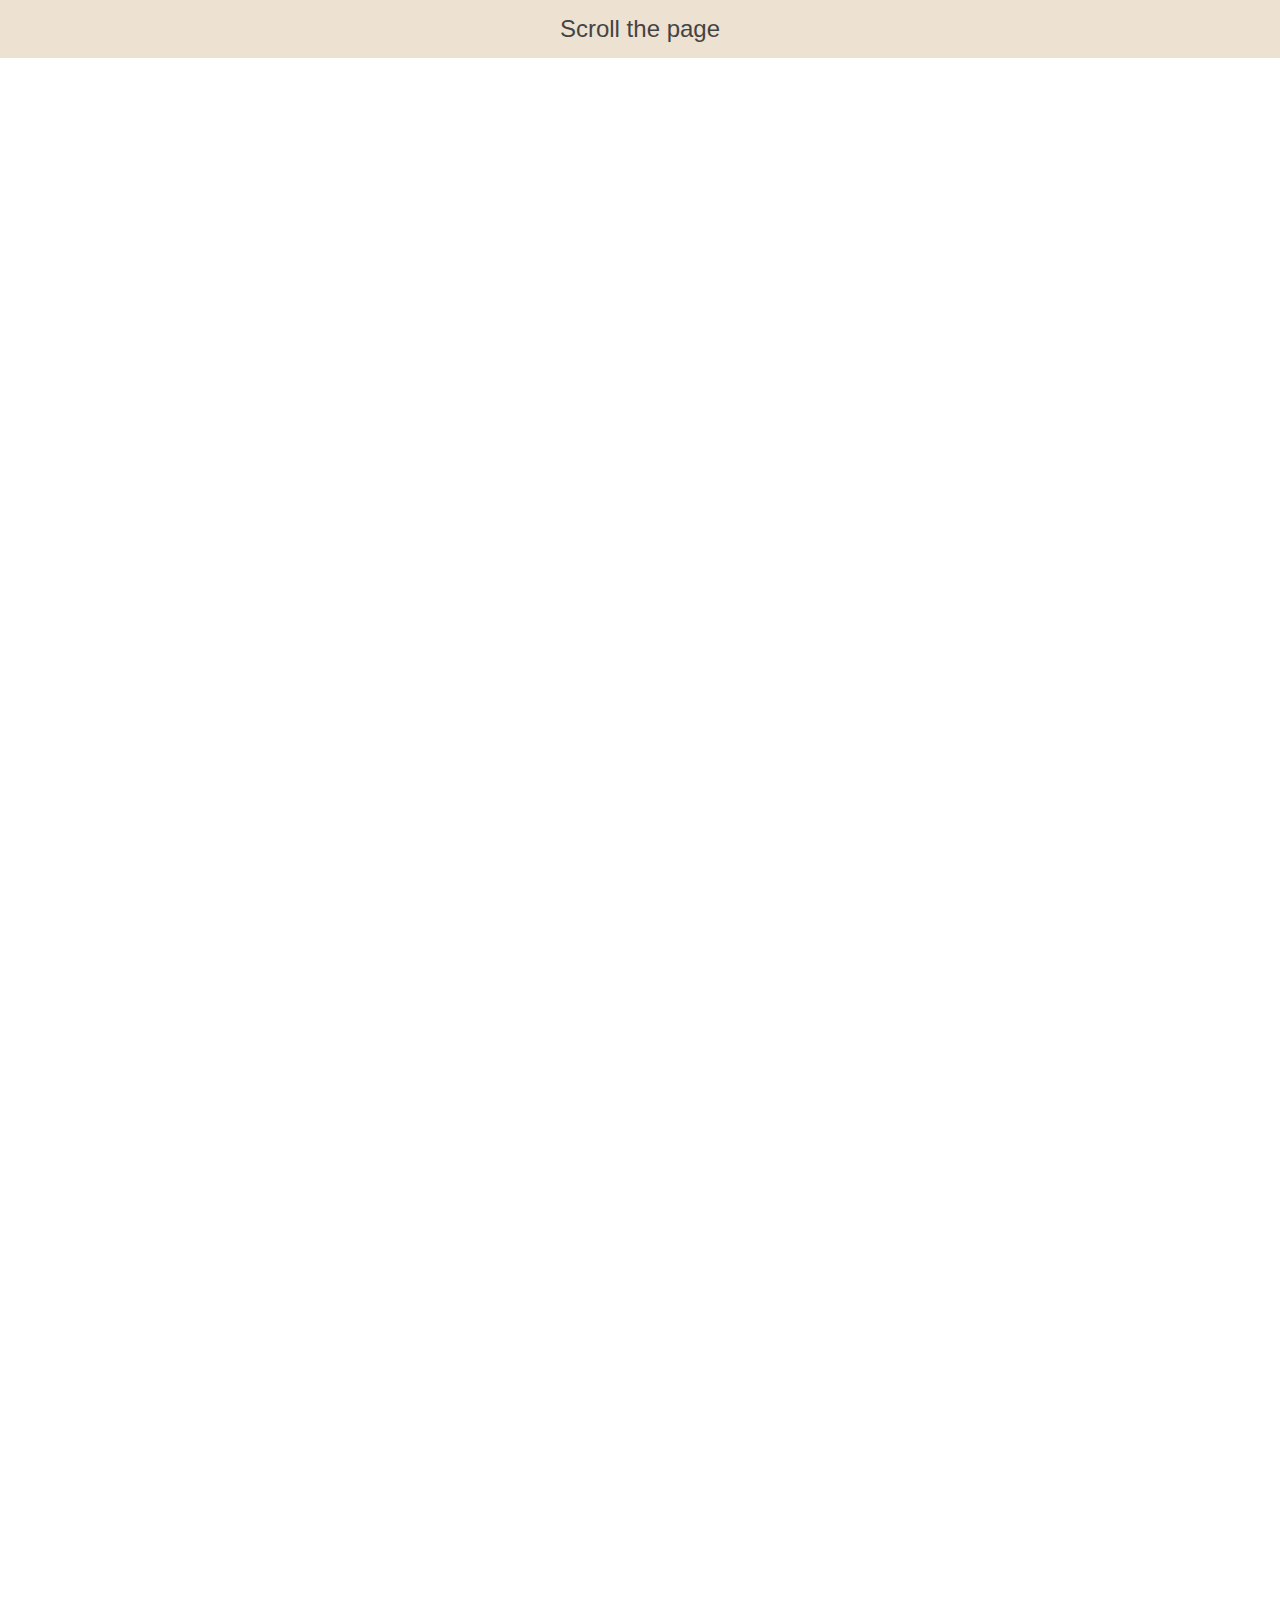
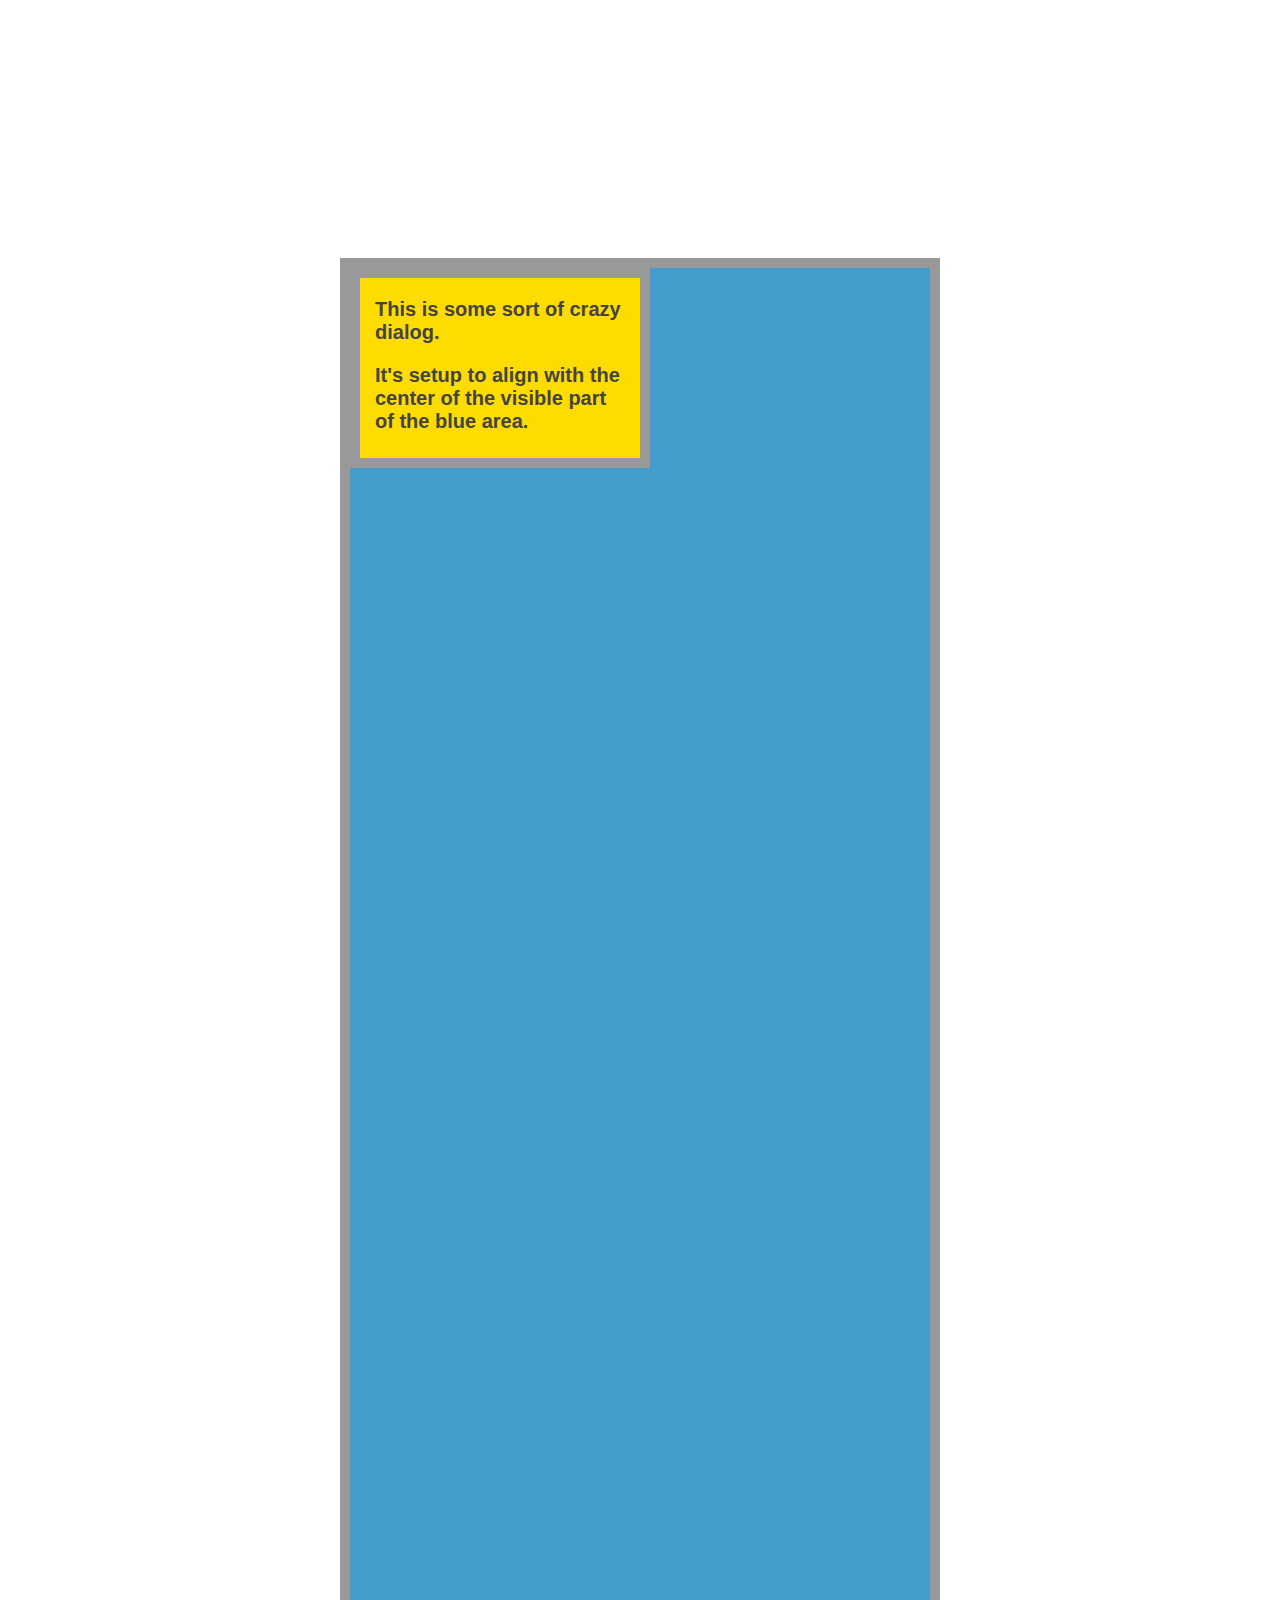
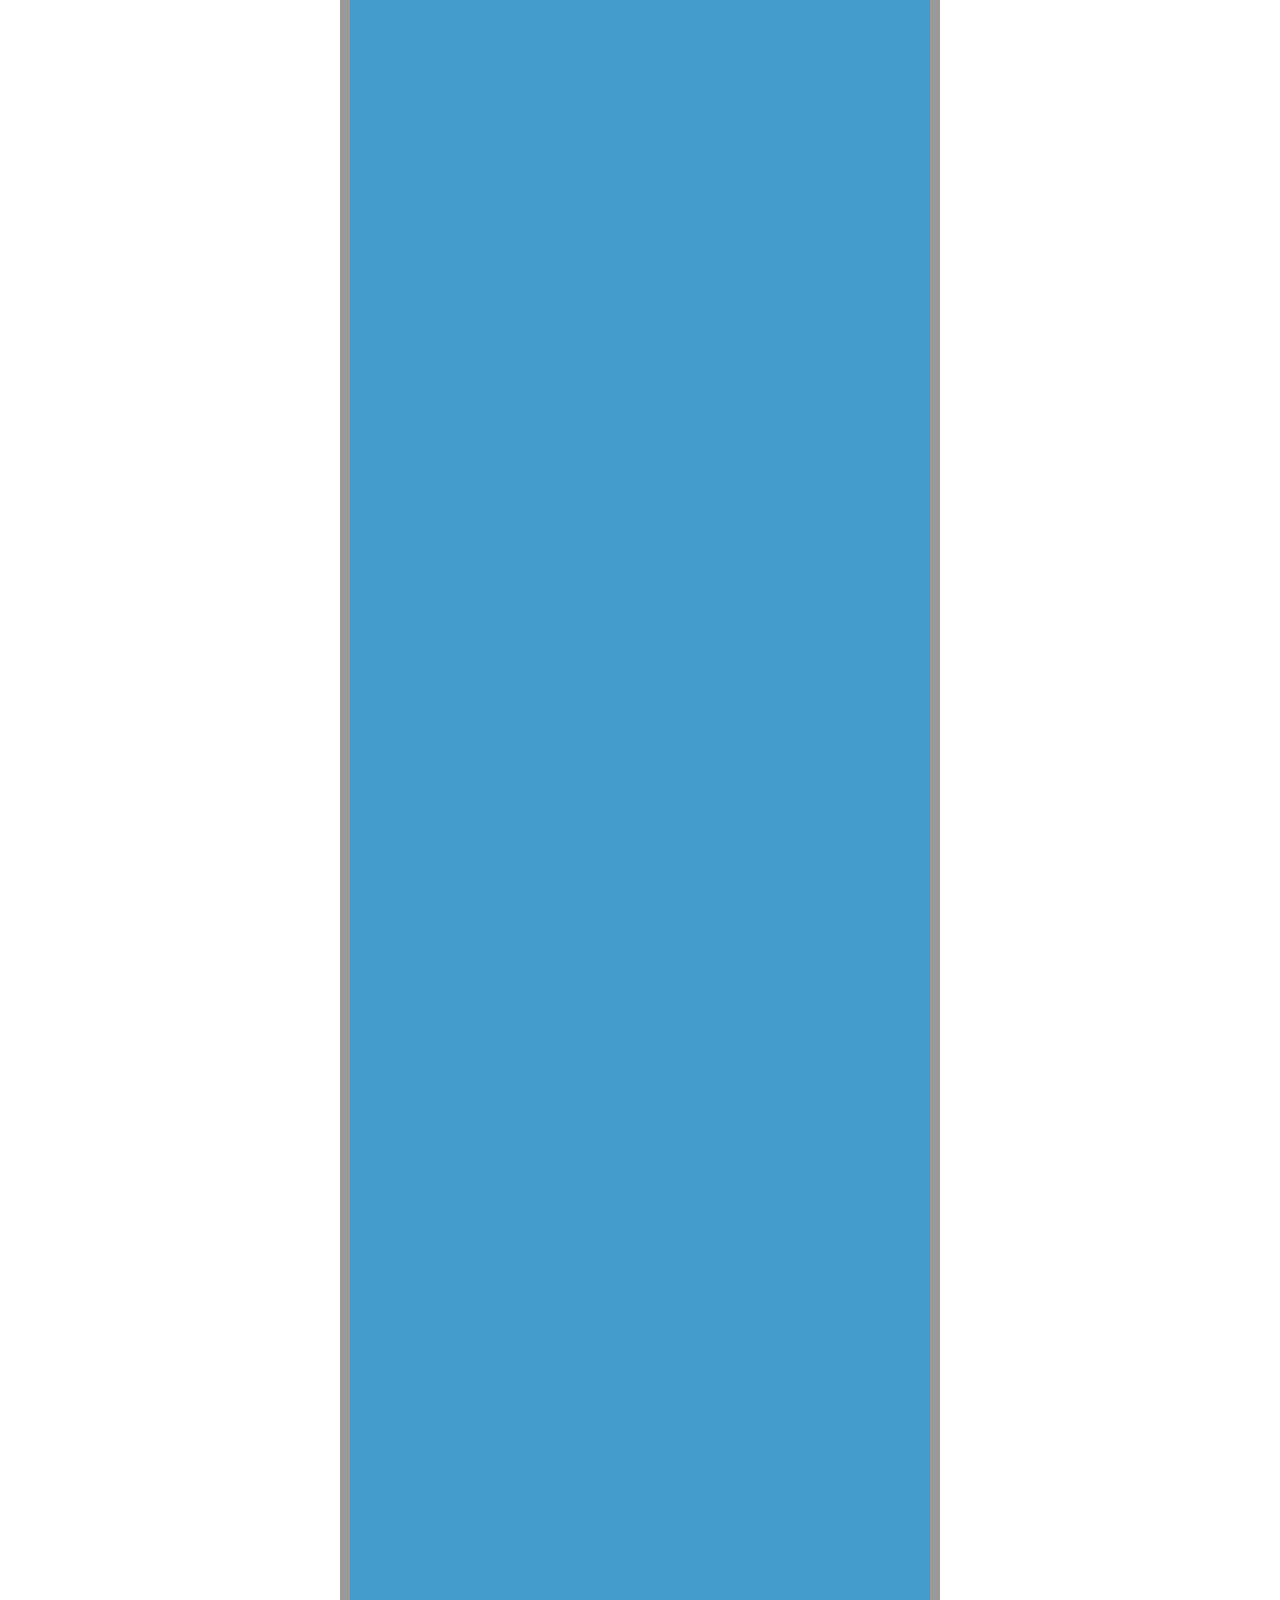
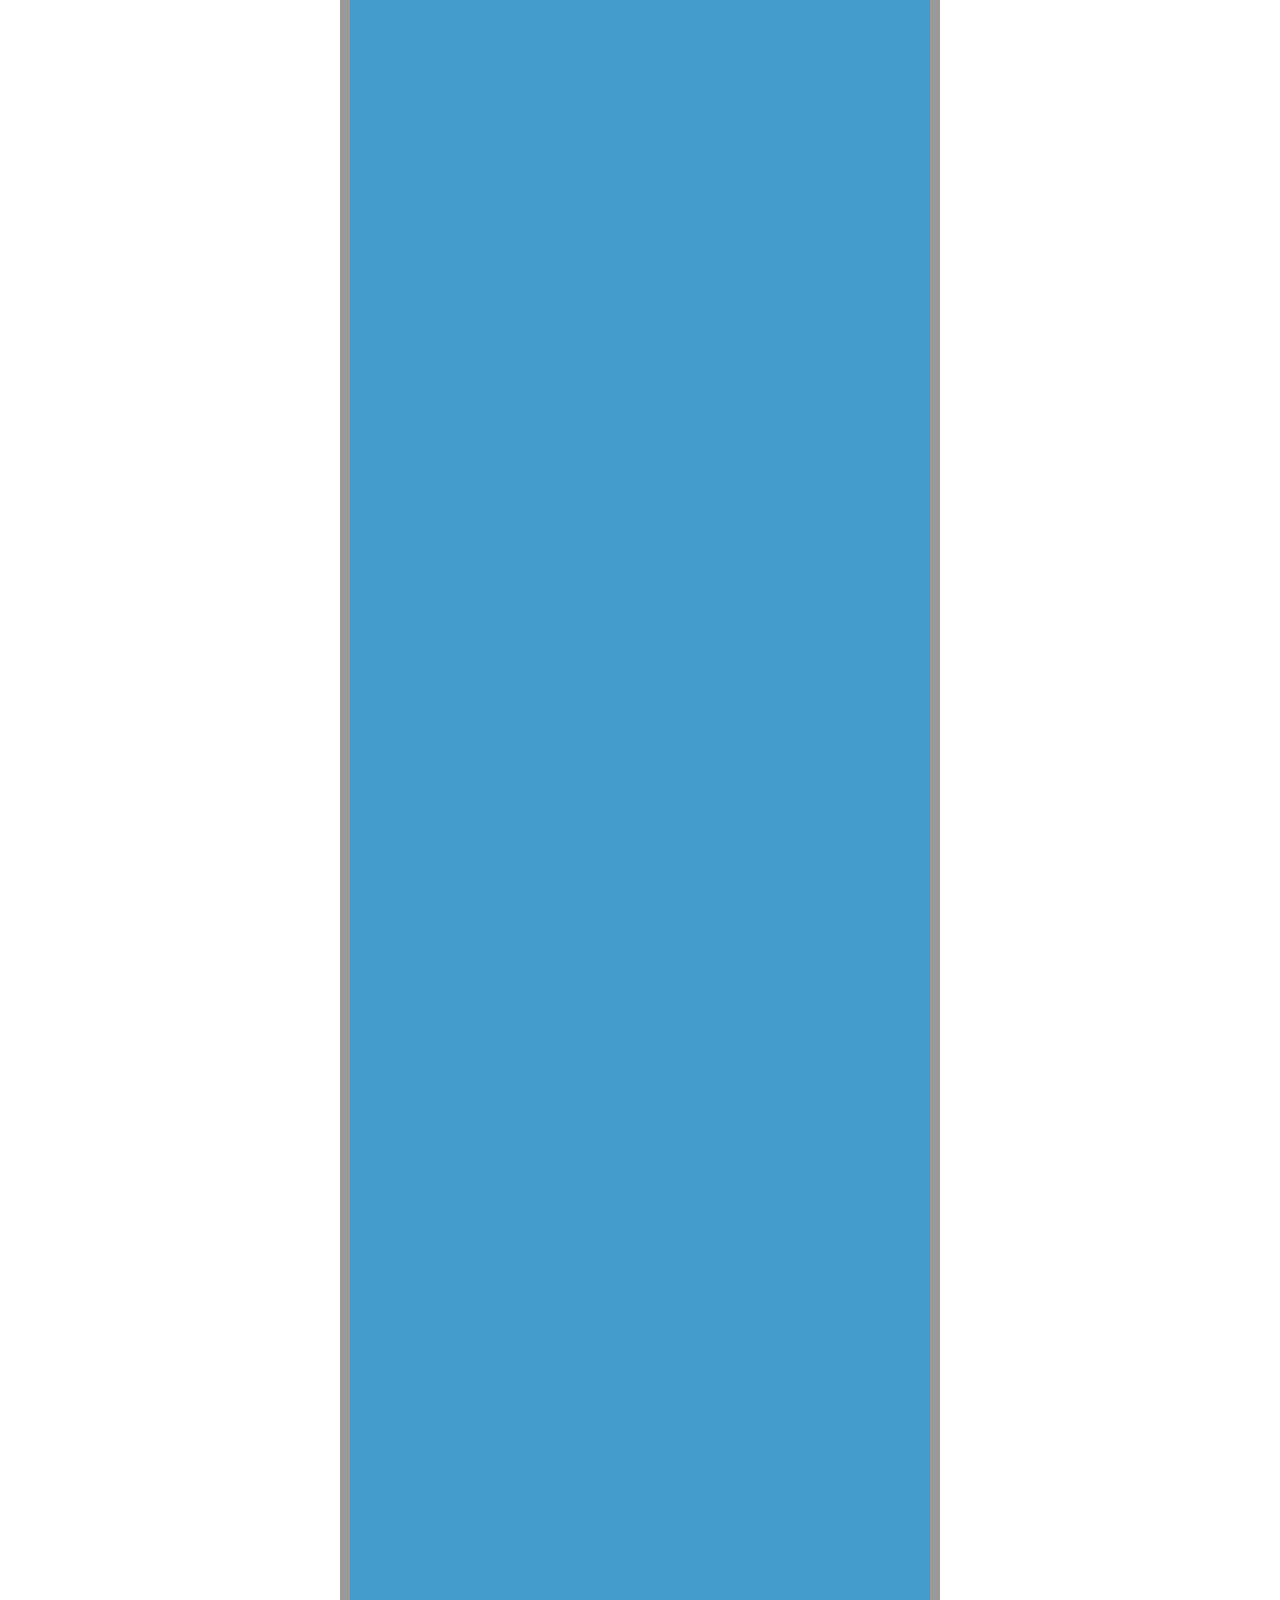
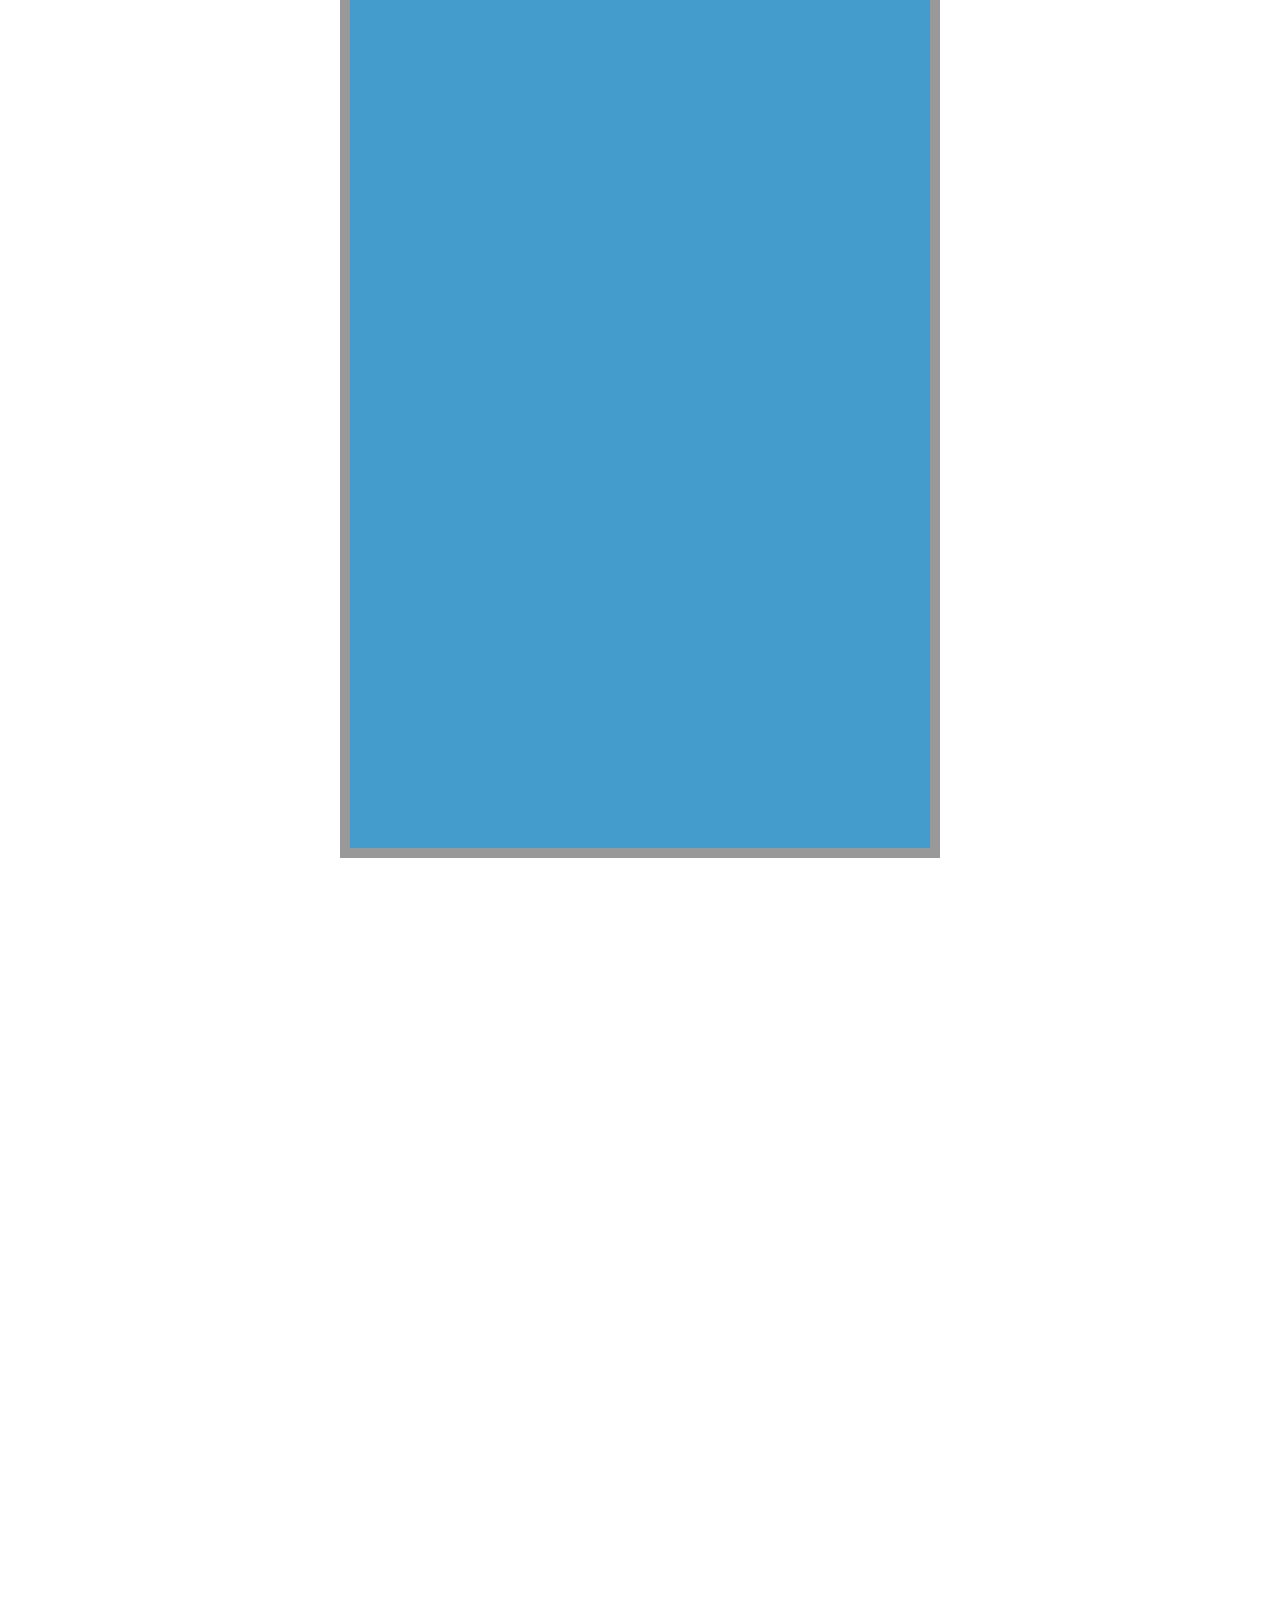
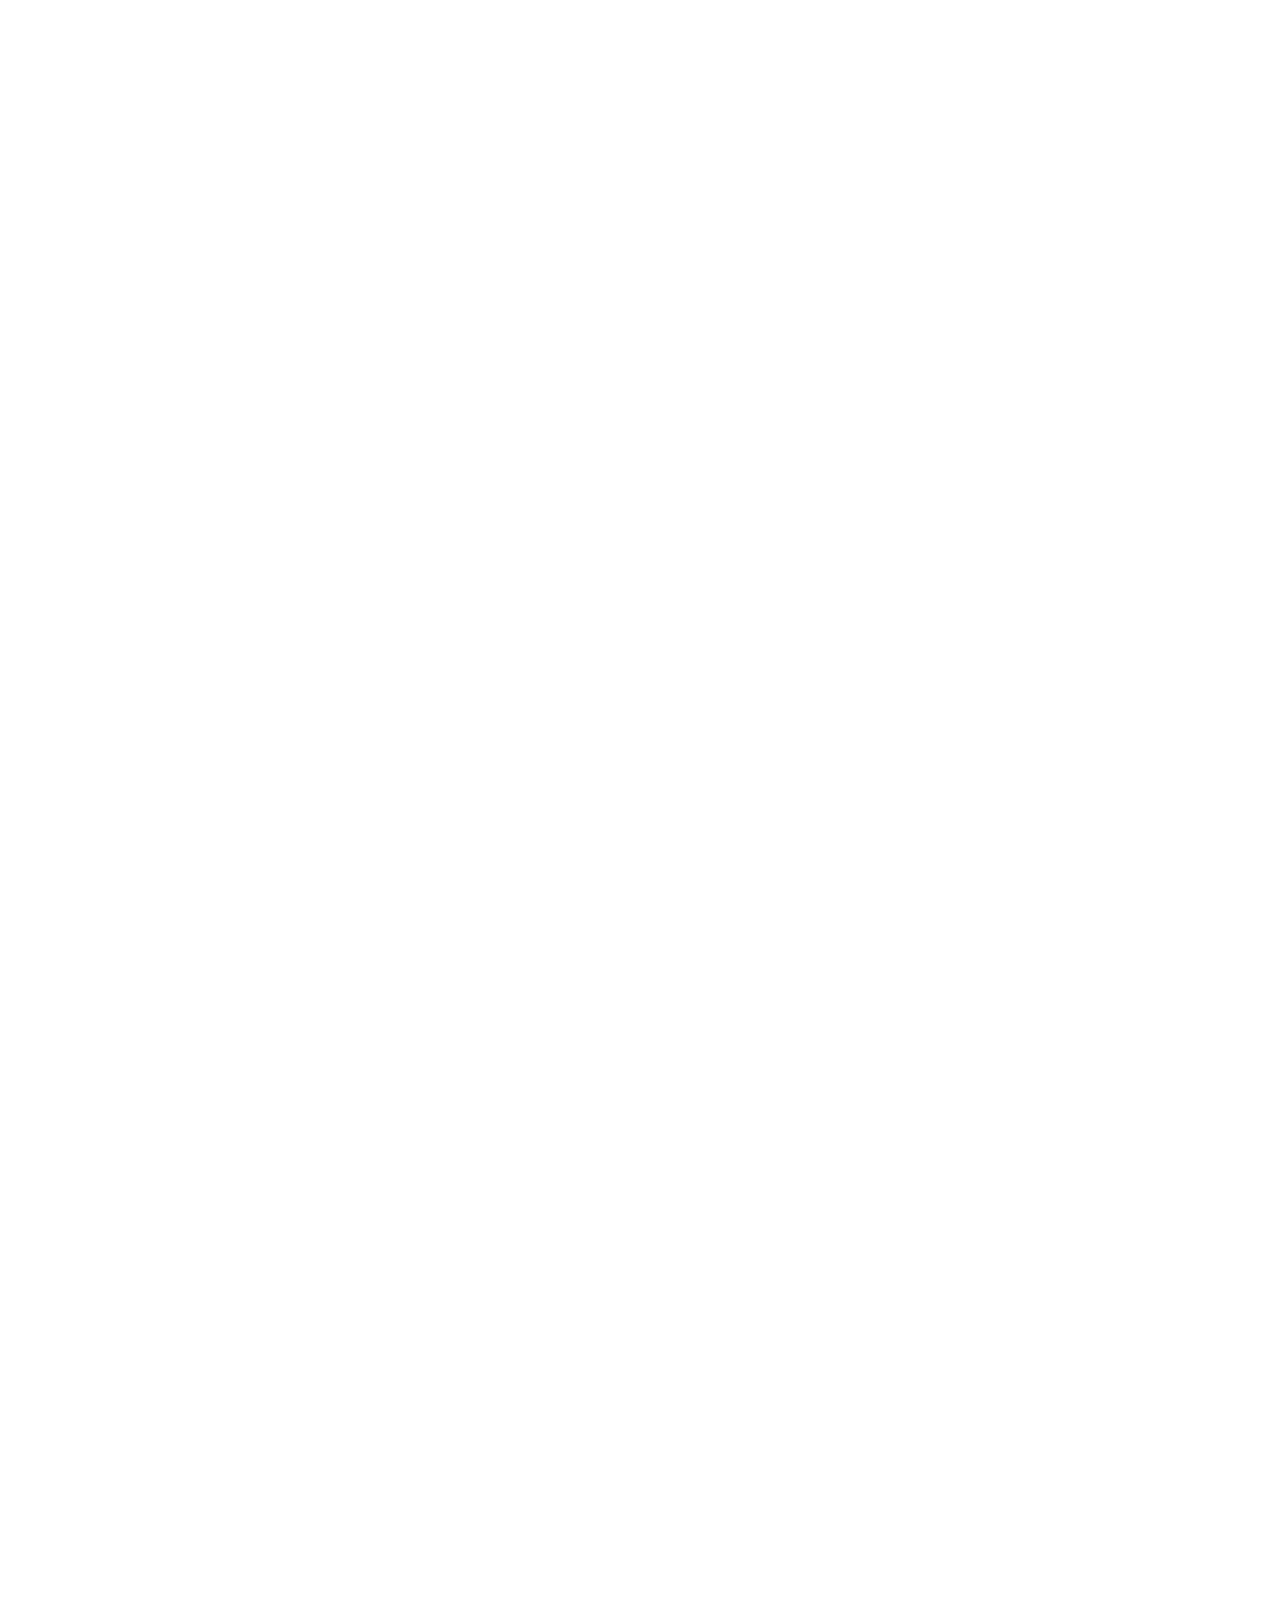
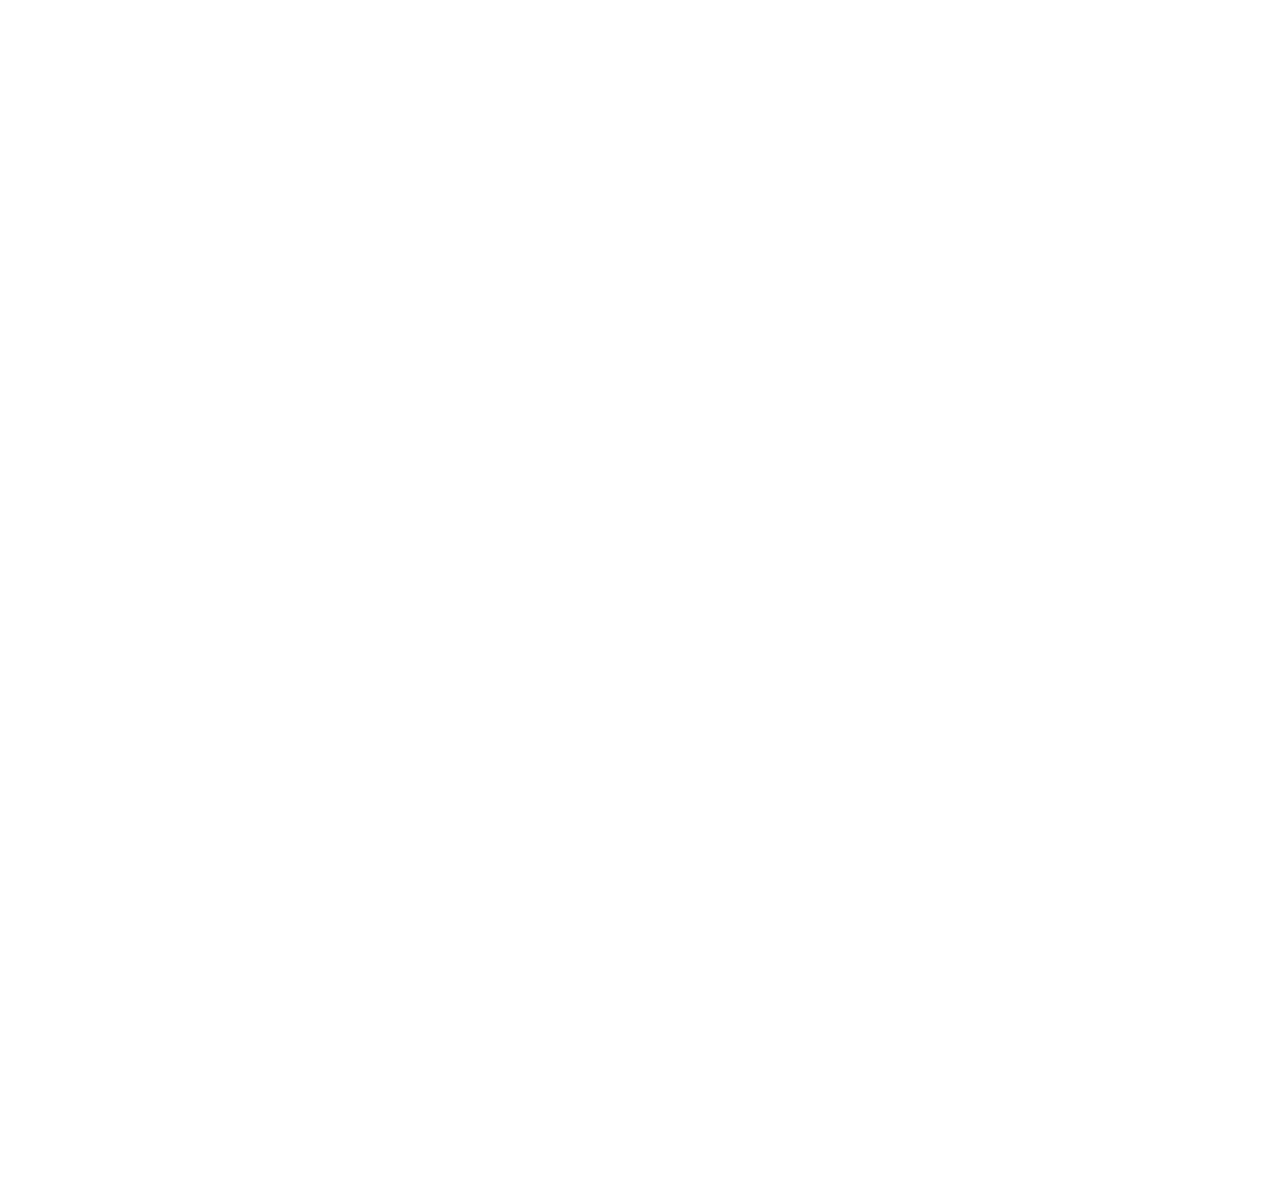
<file: public_html/tether-1.3.3/examples/content-visible/index.html>
<!DOCTYPE html>
<html>
    <head>
        <link rel="stylesheet" href="../resources/css/base.css" />
    </head>
    <body>

    <div class="instructions">Scroll the page</div>

    <style>
      .instructions {
        width: 100%;
        text-align: center;
        font-size: 24px;
        padding: 15px;
        background-color: rgba(210, 180, 140, 0.4);
      }

      * {
        box-sizing: border-box;
      }
      body {
        min-height: 1200vh;
        height: 100%;
      }

      .content-box {
        width: 600px;
        border: 10px solid #999;
        height: 600vh;
        background-color: #439CCC;
        margin: 200vh auto;
      }
      .element {
        border: 10px solid #999;
        background-color: #FFDC00;
        width: 300px;
        height: 200px;
        padding: 0 15px;
        font-size: 20px;
        font-weight: bold;
      }
    </style>

    <div class="content-box">
      <div class="element">
        <p>This is some sort of crazy dialog.</p>

        <p>It's setup to align with the center of the visible part of the blue area.</p>
      </div>
    </div>

    <script src="//github.hubspot.com/tether/dist/js/tether.js"></script>
    <script>
      new Tether({
        element: '.element',
        target: '.content-box',
        attachment: 'middle center',
        targetAttachment: 'middle center',
        targetModifier: 'visible'
      });
    </script>
  </body>
</html>
</file>
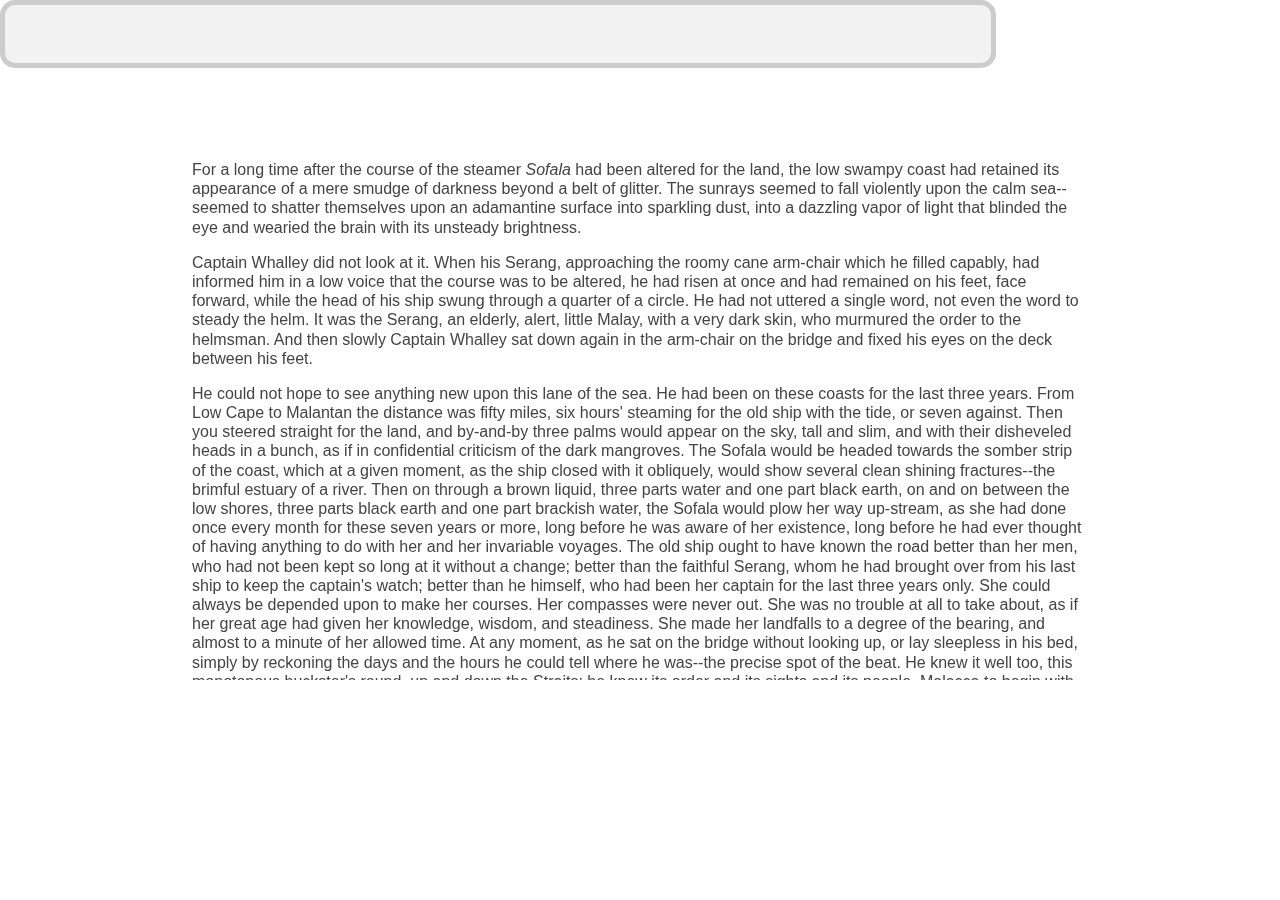
<file: public_html/tether-1.3.3/examples/element-scroll/index.html>
<!DOCTYPE html>
<html>
    <head>
      <link rel="stylesheet" href="../resources/css/base.css" />
    </head>
    <body>

    <div class="scroll">
      <p>For a long time after the course of the steamer <em>Sofala</em> had been
      altered for the land, the low swampy coast had retained its appearance
      of a mere smudge of darkness beyond a belt of glitter. The sunrays
      seemed to fall violently upon the calm sea--seemed to shatter themselves
      upon an adamantine surface into sparkling dust, into a dazzling vapor
      of light that blinded the eye and wearied the brain with its unsteady
      brightness.</p>

      <p>Captain Whalley did not look at it. When his Serang, approaching the
      roomy cane arm-chair which he filled capably, had informed him in a low
      voice that the course was to be altered, he had risen at once and had
      remained on his feet, face forward, while the head of his ship swung
      through a quarter of a circle. He had not uttered a single word, not
      even the word to steady the helm. It was the Serang, an elderly, alert,
      little Malay, with a very dark skin, who murmured the order to the
      helmsman. And then slowly Captain Whalley sat down again in the
      arm-chair on the bridge and fixed his eyes on the deck between his feet.</p>

      <p>He could not hope to see anything new upon this lane of the sea. He had
      been on these coasts for the last three years. From Low Cape to Malantan
      the distance was fifty miles, six hours' steaming for the old ship with
      the tide, or seven against. Then you steered straight for the land, and
      by-and-by three palms would appear on the sky, tall and slim, and with
      their disheveled heads in a bunch, as if in confidential criticism of
      the dark mangroves. The Sofala would be headed towards the somber
      strip of the coast, which at a given moment, as the ship closed with
      it obliquely, would show several clean shining fractures--the brimful
      estuary of a river. Then on through a brown liquid, three parts water
      and one part black earth, on and on between the low shores, three parts
      black earth and one part brackish water, the Sofala would plow her way
      up-stream, as she had done once every month for these seven years or
      more, long before he was aware of her existence, long before he had ever
      thought of having anything to do with her and her invariable voyages.
      The old ship ought to have known the road better than her men, who had
      not been kept so long at it without a change; better than the faithful
      Serang, whom he had brought over from his last ship to keep the
      captain's watch; better than he himself, who had been her captain for
      the last three years only. She could always be depended upon to make her
      courses. Her compasses were never out. She was no trouble at all to
      take about, as if her great age had given her knowledge, wisdom, and
      steadiness. She made her landfalls to a degree of the bearing, and
      almost to a minute of her allowed time. At any moment, as he sat on
      the bridge without looking up, or lay sleepless in his bed, simply by
      reckoning the days and the hours he could tell where he was--the precise
      spot of the beat. He knew it well too, this monotonous huckster's
      round, up and down the Straits; he knew its order and its sights and its
      people. Malacca to begin with, in at daylight and out at dusk, to cross
      over with a rigid phosphorescent wake this highway of the Far East.
      Darkness and gleams on the water, clear stars on a black sky, perhaps
      the lights of a home steamer keeping her unswerving course in the
      middle, or maybe the elusive shadow of a native craft with her mat sails
      flitting by silently--and the low land on the other side in sight
      at daylight. At noon the three palms of the next place of call, up a
      sluggish river. The only white man residing there was a retired young
      sailor, with whom he had become friendly in the course of many voyages.
      Sixty miles farther on there was another place of call, a deep bay with
      only a couple of houses on the beach. And so on, in and out, picking
      up coastwise cargo here and there, and finishing with a hundred miles'
      steady steaming through the maze of an archipelago of small islands up
      to a large native town at the end of the beat. There was a three days'
      rest for the old ship before he started her again in inverse order,
      seeing the same shores from another bearing, hearing the same voices
      in the same places, back again to the Sofala's port of registry on
      the great highway to the East, where he would take up a berth nearly
      opposite the big stone pile of the harbor office till it was time to
      start again on the old round of 1600 miles and thirty days. Not a very
      enterprising life, this, for Captain Whalley, Henry Whalley, otherwise
      Dare-devil Harry--Whalley of the Condor, a famous clipper in her day.
      No. Not a very enterprising life for a man who had served famous firms,
      who had sailed famous ships (more than one or two of them his own); who
      had made famous passages, had been the pioneer of new routes and new
      trades; who had steered across the unsurveyed tracts of the South Seas,
      and had seen the sun rise on uncharted islands. Fifty years at sea, and
      forty out in the East ("a pretty thorough apprenticeship," he used
      to remark smilingly), had made him honorably known to a generation of
      shipowners and merchants in all the ports from Bombay clear over to
      where the East merges into the West upon the coast of the two Americas.
      His fame remained writ, not very large but plain enough, on the
      Admiralty charts. Was there not somewhere between Australia and China a
      Whalley Island and a Condor Reef? On that dangerous coral formation the
      celebrated clipper had hung stranded for three days, her captain and
      crew throwing her cargo overboard with one hand and with the other, as
      it were, keeping off her a flotilla of savage war-canoes. At that time
      neither the island nor the reef had any official existence. Later the
      officers of her Majesty's steam vessel Fusilier, dispatched to make a
      survey of the route, recognized in the adoption of these two names the
      enterprise of the man and the solidity of the ship. Besides, as anyone
      who cares may see, the "General Directory," vol. ii. p. 410, begins the
      description of the "Malotu or Whalley Passage" with the words: "This
      advantageous route, first discovered in 1850 by Captain Whalley in the
      ship Condor," &amp;c., and ends by recommending it warmly to sailing vessels
      leaving the China ports for the south in the months from December to
      April inclusive.</p>

      <p>This was the clearest gain he had out of life. Nothing could rob him
      of this kind of fame. The piercing of the Isthmus of Suez, like the
      breaking of a dam, had let in upon the East a flood of new ships, new
      men, new methods of trade. It had changed the face of the Eastern seas
      and the very spirit of their life; so that his early experiences meant
      nothing whatever to the new generation of seamen.</p>

      <p>In those bygone days he had handled many thousands of pounds of his
      employers' money and of his own; he had attended faithfully, as by law
      a shipmaster is expected to do, to the conflicting interests of owners,
      charterers, and underwriters. He had never lost a ship or consented to
      a shady transaction; and he had lasted well, outlasting in the end the
      conditions that had gone to the making of his name. He had buried his
      wife (in the Gulf of Petchili), had married off his daughter to the man
      of her unlucky choice, and had lost more than an ample competence in the
      crash of the notorious Travancore and Deccan Banking Corporation, whose
      downfall had shaken the East like an earthquake. And he was sixty-five
      years old.</p>

      <p>His age sat lightly enough on him; and of his ruin he was not ashamed.
      He had not been alone to believe in the stability of the Banking
      Corporation. Men whose judgment in matters of finance was as expert as
      his seamanship had commended the prudence of his investments, and had
      themselves lost much money in the great failure. The only difference
      between him and them was that he had lost his all. And yet not his all.
      There had remained to him from his lost fortune a very pretty little
      bark, Fair Maid, which he had bought to occupy his leisure of a retired
      sailor--"to play with," as he expressed it himself.</p>

      <p>He had formally declared himself tired of the sea the year preceding his
      daughter's marriage. But after the young couple had gone to settle in
      Melbourne he found out that he could not make himself happy on shore. He
      was too much of a merchant sea-captain for mere yachting to satisfy him.
      He wanted the illusion of affairs; and his acquisition of the Fair
      Maid preserved the continuity of his life. He introduced her to his
      acquaintances in various ports as "my last command." When he grew too
      old to be trusted with a ship, he would lay her up and go ashore to be
      buried, leaving directions in his will to have the bark towed out and
      scuttled decently in deep water on the day of the funeral. His daughter
      would not grudge him the satisfaction of knowing that no stranger would
      handle his last command after him. With the fortune he was able to leave
      her, the value of a 500-ton bark was neither here nor there. All this
      would be said with a jocular twinkle in his eye: the vigorous old man
      had too much vitality for the sentimentalism of regret; and a little
      wistfully withal, because he was at home in life, taking a genuine
      pleasure in its feelings and its possessions; in the dignity of his
      reputation and his wealth, in his love for his daughter, and in his
      satisfaction with the ship--the plaything of his lonely leisure.</p>

      <p>He had the cabin arranged in accordance with his simple ideal of comfort
      at sea. A big bookcase (he was a great reader) occupied one side of his
      stateroom; the portrait of his late wife, a flat bituminous oil-painting
      representing the profile and one long black ringlet of a young woman,
      faced his bed-place. Three chronometers ticked him to sleep and greeted
      him on waking with the tiny competition of their beats. He rose at five
      every day. The officer of the morning watch, drinking his early cup
      of coffee aft by the wheel, would hear through the wide orifice of the
      copper ventilators all the splashings, blowings, and splutterings of
      his captain's toilet. These noises would be followed by a sustained
      deep murmur of the Lord's Prayer recited in a loud earnest voice. Five
      minutes afterwards the head and shoulders of Captain Whalley emerged
      out of the companion-hatchway. Invariably he paused for a while on the
      stairs, looking all round at the horizon; upwards at the trim of the
      sails; inhaling deep draughts of the fresh air. Only then he would step
      out on the poop, acknowledging the hand raised to the peak of the cap
      with a majestic and benign "Good morning to you." He walked the deck
      till eight scrupulously. Sometimes, not above twice a year, he had to
      use a thick cudgel-like stick on account of a stiffness in the hip--a
      slight touch of rheumatism, he supposed. Otherwise he knew nothing of
      the ills of the flesh. At the ringing of the breakfast bell he went
      below to feed his canaries, wind up the chronometers, and take the
      head of the table. From there he had before his eyes the big carbon
      photographs of his daughter, her husband, and two fat-legged babies
      --his grandchildren--set in black frames into the maplewood bulkheads
      of the cuddy. After breakfast he dusted the glass over these portraits
      himself with a cloth, and brushed the oil painting of his wife with a
      plumate kept suspended from a small brass hook by the side of the heavy
      gold frame. Then with the door of his stateroom shut, he would sit down
      on the couch under the portrait to read a chapter out of a thick pocket
      Bible--her Bible. But on some days he only sat there for half an hour
      with his finger between the leaves and the closed book resting on his
      knees. Perhaps he had remembered suddenly how fond of boat-sailing she
      used to be.</p>

      <p>She had been a real shipmate and a true woman too. It was like an
      article of faith with him that there never had been, and never could be,
      a brighter, cheerier home anywhere afloat or ashore than his home under
      the poop-deck of the Condor, with the big main cabin all white and gold,
      garlanded as if for a perpetual festival with an unfading wreath. She
      had decorated the center of every panel with a cluster of home flowers.
      It took her a twelvemonth to go round the cuddy with this labor of love.
      To him it had remained a marvel of painting, the highest achievement of
      taste and skill; and as to old Swinburne, his mate, every time he
      came down to his meals he stood transfixed with admiration before the
      progress of the work. You could almost smell these roses, he declared,
      sniffing the faint flavor of turpentine which at that time pervaded the
      saloon, and (as he confessed afterwards) made him somewhat less hearty
      than usual in tackling his food. But there was nothing of the sort to
      interfere with his enjoyment of her singing. "Mrs. Whalley is a regular
      out-and-out nightingale, sir," he would pronounce with a judicial air
      after listening profoundly over the skylight to the very end of the
      piece. In fine weather, in the second dog-watch, the two men could hear
      her trills and roulades going on to the accompaniment of the piano in
      the cabin. On the very day they got engaged he had written to London
      for the instrument; but they had been married for over a year before it
      reached them, coming out round the Cape. The big case made part of the
      first direct general cargo landed in Hong-kong harbor--an event that to
      the men who walked the busy quays of to-day seemed as hazily remote as
      the dark ages of history. But Captain Whalley could in a half hour of
      solitude live again all his life, with its romance, its idyl, and its
      sorrow. He had to close her eyes himself. She went away from under the
      ensign like a sailor's wife, a sailor herself at heart. He had read
      the service over her, out of her own prayer-book, without a break in his
      voice. When he raised his eyes he could see old Swinburne facing him
      with his cap pressed to his breast, and his rugged, weather-beaten,
      impassive face streaming with drops of water like a lump of chipped red
      granite in a shower. It was all very well for that old sea-dog to cry.
      He had to read on to the end; but after the splash he did not remember
      much of what happened for the next few days. An elderly sailor of the
      crew, deft at needlework, put together a mourning frock for the child
      out of one of her black skirts.</p>

      <p>He was not likely to forget; but you cannot dam up life like a sluggish
      stream. It will break out and flow over a man's troubles, it will close
      upon a sorrow like the sea upon a dead body, no matter how much love has
      gone to the bottom. And the world is not bad. People had been very
      kind to him; especially Mrs. Gardner, the wife of the senior partner
      in Gardner, Patteson, &amp; Co., the owners of the Condor. It was she who
      volunteered to look after the little one, and in due course took her to
      England (something of a journey in those days, even by the overland
      mail route) with her own girls to finish her education. It was ten years
      before he saw her again.</p>

      <p>As a little child she had never been frightened of bad weather; she
      would beg to be taken up on deck in the bosom of his oilskin coat to
      watch the big seas hurling themselves upon the Condor. The swirl and
      crash of the waves seemed to fill her small soul with a breathless
      delight. "A good boy spoiled," he used to say of her in joke. He had
      named her Ivy because of the sound of the word, and obscurely fascinated
      by a vague association of ideas. She had twined herself tightly round
      his heart, and he intended her to cling close to her father as to a
      tower of strength; forgetting, while she was little, that in the nature
      of things she would probably elect to cling to someone else. But
      he loved life well enough for even that event to give him a certain
      satisfaction, apart from his more intimate feeling of loss.</p>

      <p>After he had purchased the Fair Maid to occupy his loneliness, he
      hastened to accept a rather unprofitable freight to Australia simply for
      the opportunity of seeing his daughter in her own home. What made him
      dissatisfied there was not to see that she clung now to somebody else,
      but that the prop she had selected seemed on closer examination "a
      rather poor stick"--even in the matter of health. He disliked his
      son-in-law's studied civility perhaps more than his method of
      handling the sum of money he had given Ivy at her marriage. But of his
      apprehensions he said nothing. Only on the day of his departure, with
      the hall-door open already, holding her hands and looking steadily into
      her eyes, he had said, "You know, my dear, all I have is for you and the
      chicks. Mind you write to me openly." She had answered him by an almost
      imperceptible movement of her head. She resembled her mother in
      the color of her eyes, and in character--and also in this, that she
      understood him without many words.</p>

      <p>Sure enough she had to write; and some of these letters made Captain
      Whalley lift his white eye-brows. For the rest he considered he was
      reaping the true reward of his life by being thus able to produce on
      demand whatever was needed. He had not enjoyed himself so much in a
      way since his wife had died. Characteristically enough his son-in-law's
      punctuality in failure caused him at a distance to feel a sort of
      kindness towards the man. The fellow was so perpetually being jammed on
      a lee shore that to charge it all to his reckless navigation would be
      manifestly unfair. No, no! He knew well what that meant. It was bad
      luck. His own had been simply marvelous, but he had seen in his life too
      many good men--seamen and others--go under with the sheer weight of bad
      luck not to recognize the fatal signs. For all that, he was cogitating
      on the best way of tying up very strictly every penny he had to leave,
      when, with a preliminary rumble of rumors (whose first sound reached
      him in Shanghai as it happened), the shock of the big failure came;
      and, after passing through the phases of stupor, of incredulity, of
      indignation, he had to accept the fact that he had nothing to speak of
      to leave.</p>

      <p>Upon that, as if he had only waited for this catastrophe, the unlucky
      man, away there in Melbourne, gave up his unprofitable game, and sat
      down--in an invalid's bath-chair at that too. "He will never walk
      again," wrote the wife. For the first time in his life Captain Whalley
      was a bit staggered.</p>

      <p>The Fair Maid had to go to work in bitter earnest now. It was no longer
      a matter of preserving alive the memory of Dare-devil Harry Whalley in
      the Eastern Seas, or of keeping an old man in pocket-money and clothes,
      with, perhaps, a bill for a few hundred first-class cigars thrown in at
      the end of the year. He would have to buckle-to, and keep her going hard
      on a scant allowance of gilt for the ginger-bread scrolls at her stem
      and stern.</p>

      <p>This necessity opened his eyes to the fundamental changes of the world.
      Of his past only the familiar names remained, here and there, but
      the things and the men, as he had known them, were gone. The name of
      Gardner, Patteson, &amp; Co. was still displayed on the walls of warehouses
      by the waterside, on the brass plates and window-panes in the business
      quarters of more than one Eastern port, but there was no longer a
      Gardner or a Patteson in the firm. There was no longer for Captain
      Whalley an arm-chair and a welcome in the private office, with a bit of
      business ready to be put in the way of an old friend, for the sake of
      bygone services. The husbands of the Gardner girls sat behind the desks
      in that room where, long after he had left the employ, he had kept his
      right of entrance in the old man's time. Their ships now had yellow
      funnels with black tops, and a time-table of appointed routes like a
      confounded service of tramways. The winds of December and June were all
      one to them; their captains (excellent young men he doubted not) were,
      to be sure, familiar with Whalley Island, because of late years the
      Government had established a white fixed light on the north end (with
      a red danger sector over the Condor Reef), but most of them would have
      been extremely surprised to hear that a flesh-and-blood Whalley still
      existed--an old man going about the world trying to pick up a cargo here
      and there for his little bark.</p>

      <p>And everywhere it was the same. Departed the men who would have nodded
      appreciatively at the mention of his name, and would have thought
      themselves bound in honor to do something for Dare-devil Harry Whalley.
      Departed the opportunities which he would have known how to seize; and
      gone with them the white-winged flock of clippers that lived in the
      boisterous uncertain life of the winds, skimming big fortunes out of
      the foam of the sea. In a world that pared down the profits to an
      irreducible minimum, in a world that was able to count its disengaged
      tonnage twice over every day, and in which lean charters were snapped up
      by cable three months in advance, there were no chances of fortune for
      an individual wandering haphazard with a little bark--hardly indeed any
      room to exist.</p>

      <p>He found it more difficult from year to year. He suffered greatly from
      the smallness of remittances he was able to send his daughter. Meantime
      he had given up good cigars, and even in the matter of inferior cheroots
      limited himself to six a day. He never told her of his difficulties, and
      she never enlarged upon her struggle to live. Their confidence in each
      other needed no explanations, and their perfect understanding endured
      without protestations of gratitude or regret. He would have been shocked
      if she had taken it into her head to thank him in so many words, but
      he found it perfectly natural that she should tell him she needed two
      hundred pounds.</p>

      <p>He had come in with the Fair Maid in ballast to look for a freight in
      the Sofala's port of registry, and her letter met him there. Its tenor
      was that it was no use mincing matters. Her only resource was in opening
      a boarding-house, for which the prospects, she judged, were good. Good
      enough, at any rate, to make her tell him frankly that with two hundred
      pounds she could make a start. He had torn the envelope open, hastily,
      on deck, where it was handed to him by the ship-chandler's runner, who
      had brought his mail at the moment of anchoring. For the second time
      in his life he was appalled, and remained stock-still at the cabin door
      with the paper trembling between his fingers. Open a boarding-house! Two
      hundred pounds for a start! The only resource! And he did not know where
      to lay his hands on two hundred pence.</p>

      <p>All that night Captain Whalley walked the poop of his anchored ship, as
      though he had been about to close with the land in thick weather, and
      uncertain of his position after a run of many gray days without a sight
      of sun, moon, or stars. The black night twinkled with the guiding lights
      of seamen and the steady straight lines of lights on shore; and all
      around the Fair Maid the riding lights of ships cast trembling trails
      upon the water of the roadstead. Captain Whalley saw not a gleam
      anywhere till the dawn broke and he found out that his clothing was
      soaked through with the heavy dew.</p>

      <p>His ship was awake. He stopped short, stroked his wet beard, and
      descended the poop ladder backwards, with tired feet. At the sight
      of him the chief officer, lounging about sleepily on the quarterdeck,
      remained open-mouthed in the middle of a great early-morning yawn.</p>

      <p>"Good morning to you," pronounced Captain Whalley solemnly, passing into
      the cabin. But he checked himself in the doorway, and without looking
      back, "By the bye," he said, "there should be an empty wooden case put
      away in the lazarette. It has not been broken up--has it?"</p>

      <p>The mate shut his mouth, and then asked as if dazed, "What empty case,
      sir?"</p>

      <p>"A big flat packing-case belonging to that painting in my room. Let it
      be taken up on deck and tell the carpenter to look it over. I may want
      to use it before long."</p>

      <p>The chief officer did not stir a limb till he had heard the door of the
      captain's state-room slam within the cuddy. Then he beckoned aft the
      second mate with his forefinger to tell him that there was something "in
      the wind."</p>

      <p>When the bell rang Captain Whalley's authoritative voice boomed out
      through a closed door, "Sit down and don't wait for me." And his
      impressed officers took their places, exchanging looks and whispers
      across the table. What! No breakfast? And after apparently knocking
      about all night on deck, too! Clearly, there was something in the wind.
      In the skylight above their heads, bowed earnestly over the plates,
      three wire cages rocked and rattled to the restless jumping of the
      hungry canaries; and they could detect the sounds of their "old
      man's" deliberate movements within his state-room. Captain Whalley was
      methodically winding up the chronometers, dusting the portrait of
      his late wife, getting a clean white shirt out of the drawers, making
      himself ready in his punctilious unhurried manner to go ashore. He could
      not have swallowed a single mouthful of food that morning. He had made
      up his mind to sell the Fair Maid.</p>
    </div>

    <div class="pointer"></div>

    <style>
      body {
        cursor: pointer;
      }
      .scroll {
        height: 80vh;
        width: 80vw;
        max-height: 600px;
        position: fixed;
        top: 5em;
        left: 10vw;

        overflow-y: scroll;
        padding: 4em;
        box-sizing: border-box;
        line-height: 1.2;
      }
      .scroll::-webkit-scrollbar, .scroll::-webkit-scrollbar-track, .scroll::-webkit-scrollbar-thumb {
        display: none;
      }

      .pointer {
        height: 3.6em;
        width: 77vw;
        border: 5px solid #CCC;
        border-radius: 15px;
        background-color: rgba(0, 0, 0, 0.05);
        pointer-events: none;
      }
      .highlight {
        background-color: rgba(255, 255, 0, 0.3);
      }
      .hover {
        background-color: rgba(0, 255, 255, 0.2);
      }
    </style>

    <script src="//github.hubspot.com/tether/dist/js/tether.js"></script>
    <script>
      var pointer = document.querySelector('.pointer');
      var scroll = document.querySelector('.scroll');

      // This creates the pointer tether and links it up
      // with the scroll handle
      new Tether({
        element: pointer,
        target: scroll,
        attachment: 'middle right',
        targetAttachment: 'middle left',
        targetModifier: 'scroll-handle'
      });

      // Everything after this is for the highlighting effect
      var paras = document.querySelectorAll('p');
      for(var i=paras.length; i--;){
        var sents = paras[i].innerHTML.split('.');
        for (var j=sents.length; j--;){
          if (sents[j].trim().length)
            sents[j] = '<span>' + sents[j] + '.</span>';
        }
        paras[i].innerHTML = sents.join('');
      }

      var spans = document.querySelectorAll('p span');

      function highlight(){
        if (!spans) return;

        var bar = pointer.getBoundingClientRect();

        for (var i=spans.length; i--;){
          var coord = spans[i].getBoundingClientRect();

          if (bar.top < coord.top && bar.bottom > coord.top){
            spans[i].classList.add('hover');
          } else if (spans[i].classList.contains('hover')) {
            spans[i].classList.remove('hover');
          }
        }

        requestAnimationFrame(highlight);
      }

      highlight();

      document.body.addEventListener('click', function(){
        var els = document.querySelectorAll('.hover');
        for (var i=els.length; i--;)
          els[i].classList.toggle('highlight');
      });
    </script>
  </body>
</html>
</file>
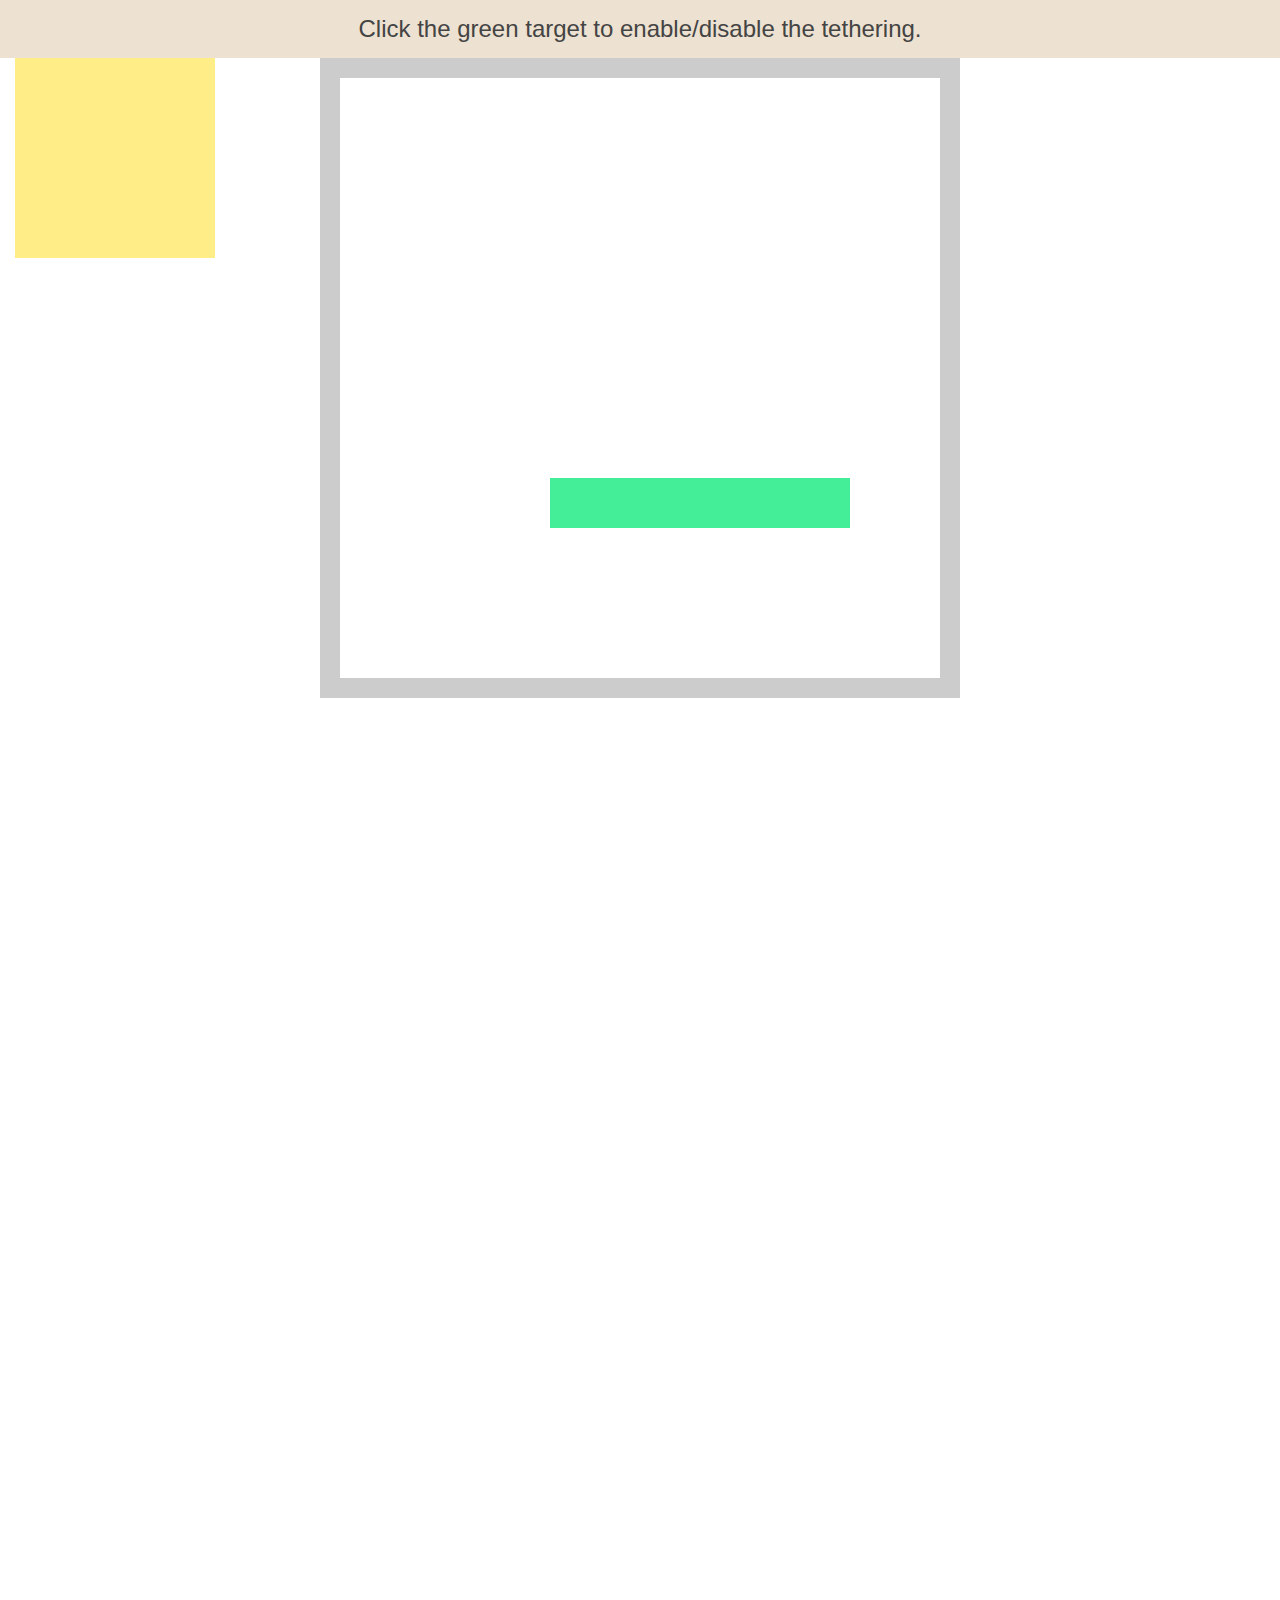
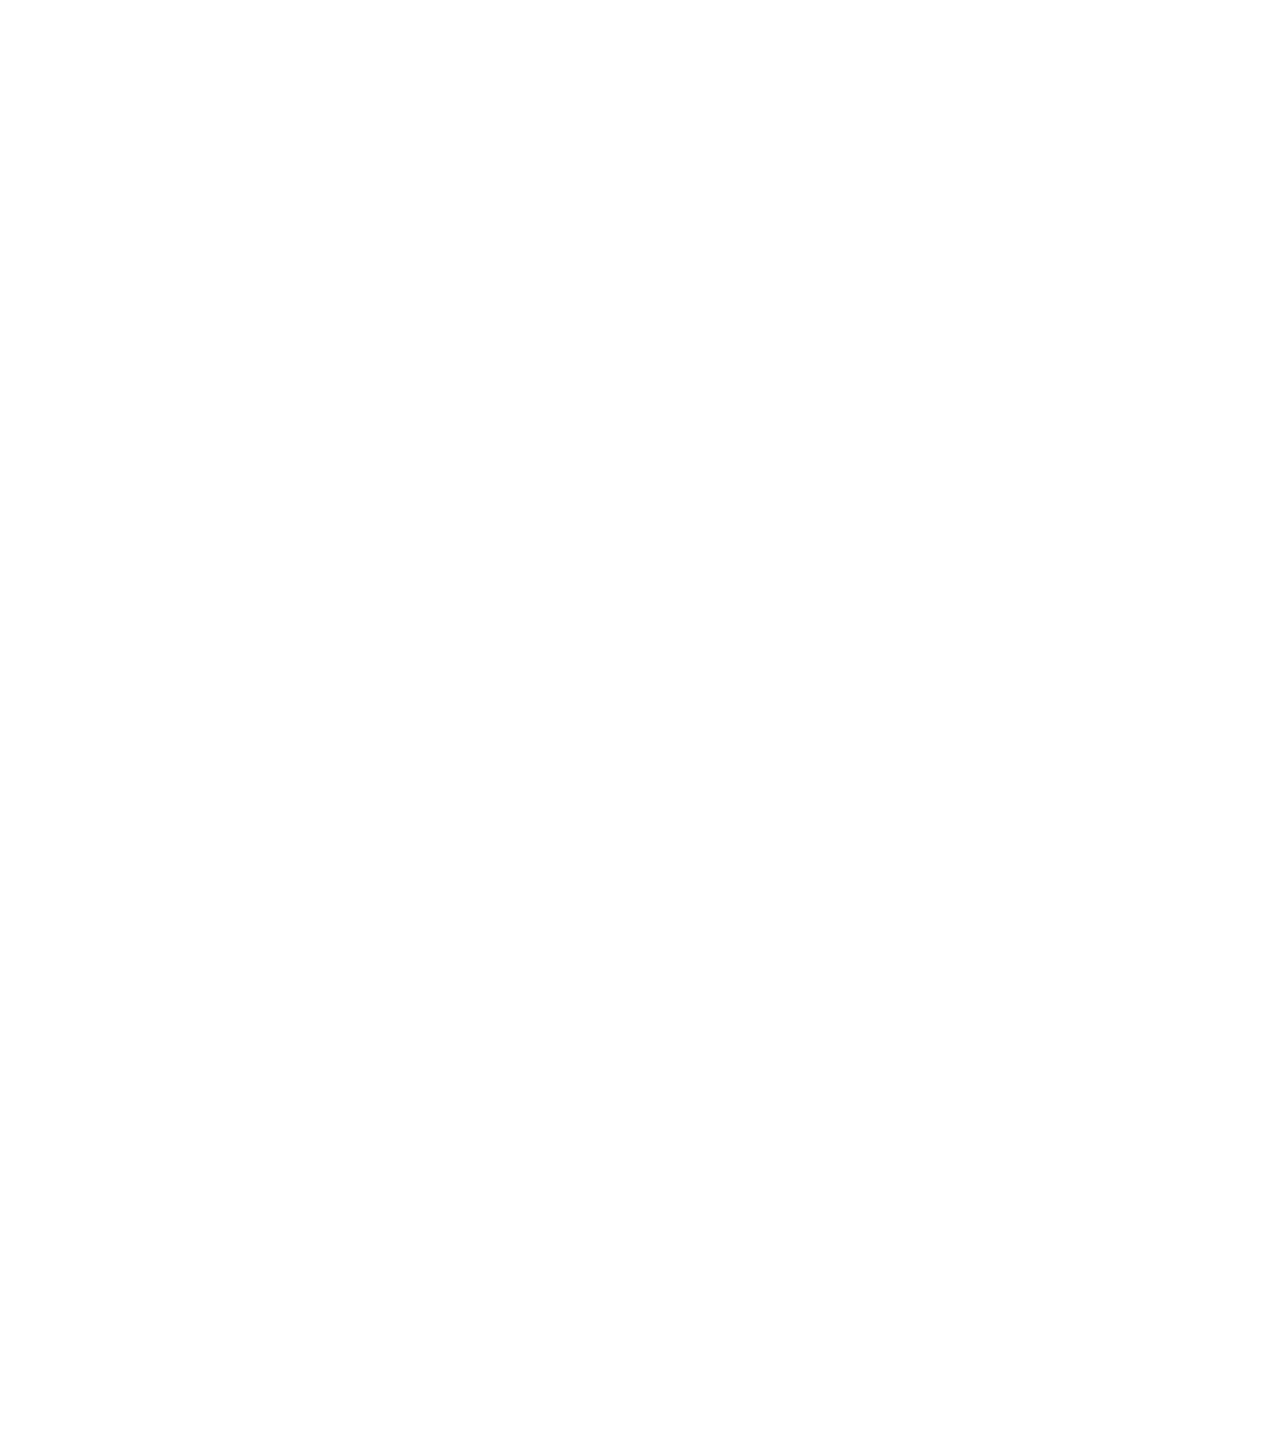
<file: public_html/tether-1.3.3/examples/enable-disable/index.html>
<!DOCTYPE html>
<html>
    <head>
        <meta charset="utf-8">
        <meta http-equiv="X-UA-Compatible" content="chrome=1">
        <meta name="viewport" content="width=device-width, initial-scale=1, user-scalable=no">
        <link rel="stylesheet" href="../resources/css/base.css" />
        <link rel="stylesheet" href="../common/css/style.css" />
    </head>
    <body>
        <div class="instructions">Click the green target to enable/disable the tethering.</div>

        <div class="element"></div>
        <div class="container">
            <div class="pad"></div>
            <div class="target"></div>
            <div class="pad"></div>
        </div>

        <script src="//github.hubspot.com/tether/dist/js/tether.js"></script>
        <script>
            var tether = new Tether({
                element: '.element',
                target: '.target',
                attachment: 'top left',
                targetAttachment: 'top right'
            });

            document.querySelector('.target').addEventListener('click', function(){
                if (tether.enabled)
                    tether.disable();
                else
                    tether.enable();
            });
        </script>
    </body>
</html>
</file>
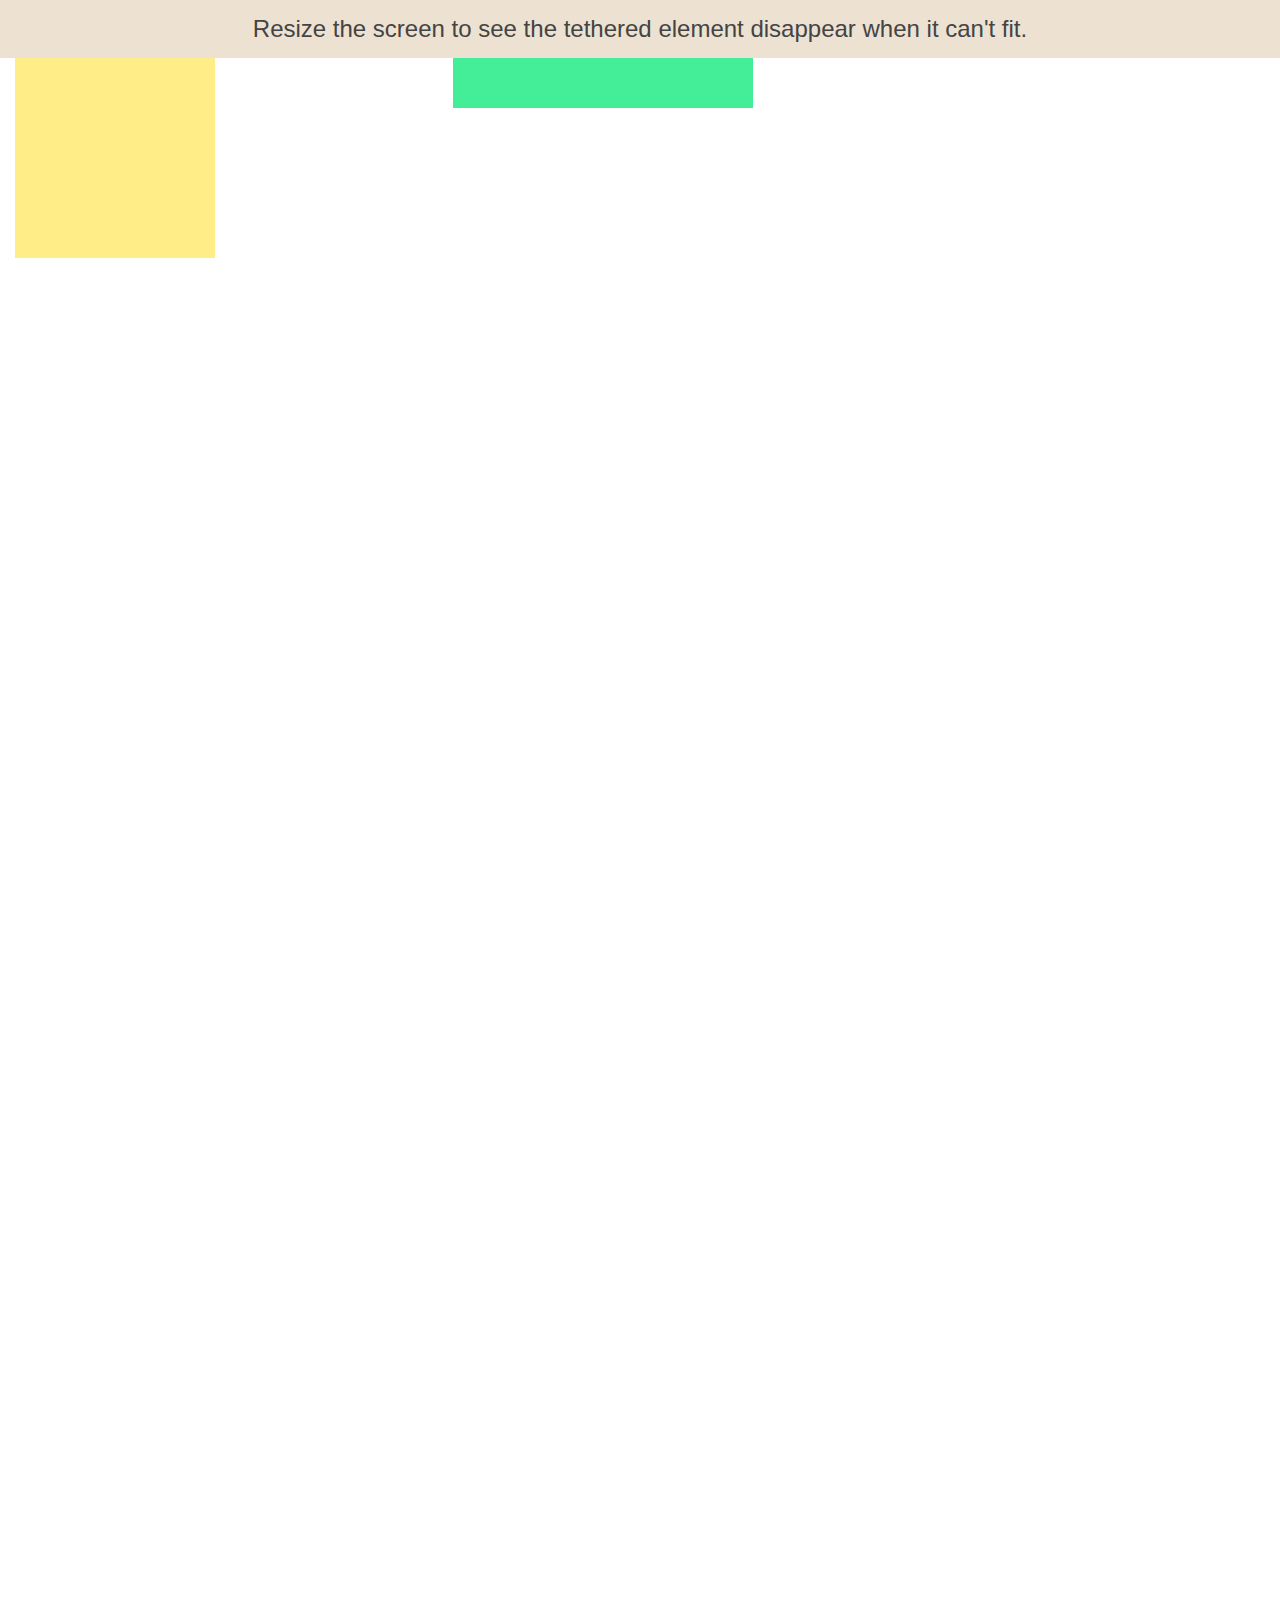
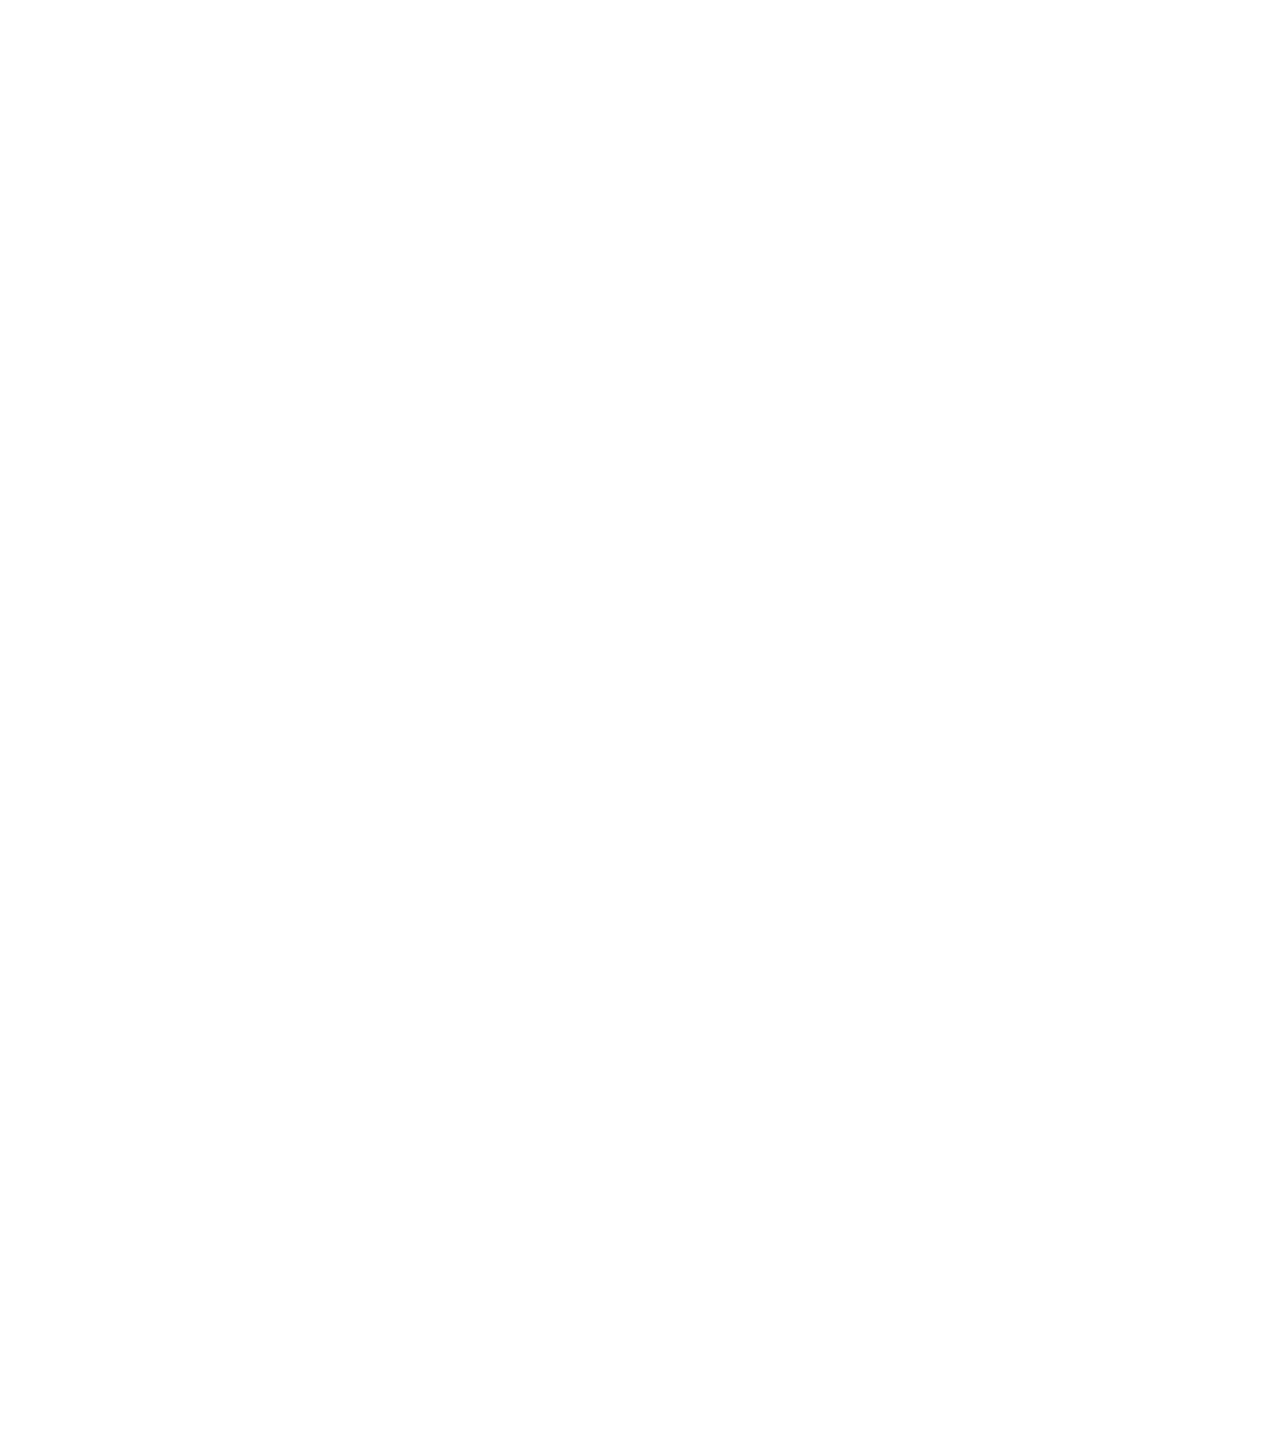
<file: public_html/tether-1.3.3/examples/out-of-bounds/index.html>
<!DOCTYPE html>
<html>
    <head>
        <meta charset="utf-8">
        <meta http-equiv="X-UA-Compatible" content="chrome=1">
        <meta name="viewport" content="width=device-width, initial-scale=1, user-scalable=no">
        <link rel="stylesheet" href="../resources/css/base.css" />
        <link rel="stylesheet" href="../common/css/style.css" />
        <style>
            .tether-element.tether-out-of-bounds {
                display: none;
            }
        </style>
    </head>
    <body>
        <div class="instructions">Resize the screen to see the tethered element disappear when it can't fit.</div>

        <div class="element"></div>
        <div class="target"></div>

        <script src="//github.hubspot.com/tether/dist/js/tether.js"></script>
        <script>
            var tether = new Tether({
                element: '.element',
                target: '.target',
                attachment: 'top left',
                targetAttachment: 'top right',
                constraints: [{
                    to: 'window',
                    attachment: 'together'
                }]
            });
            tether.on('update', function(event) {
                console.log(event);
            });
        </script>
    </body>
</html>
</file>
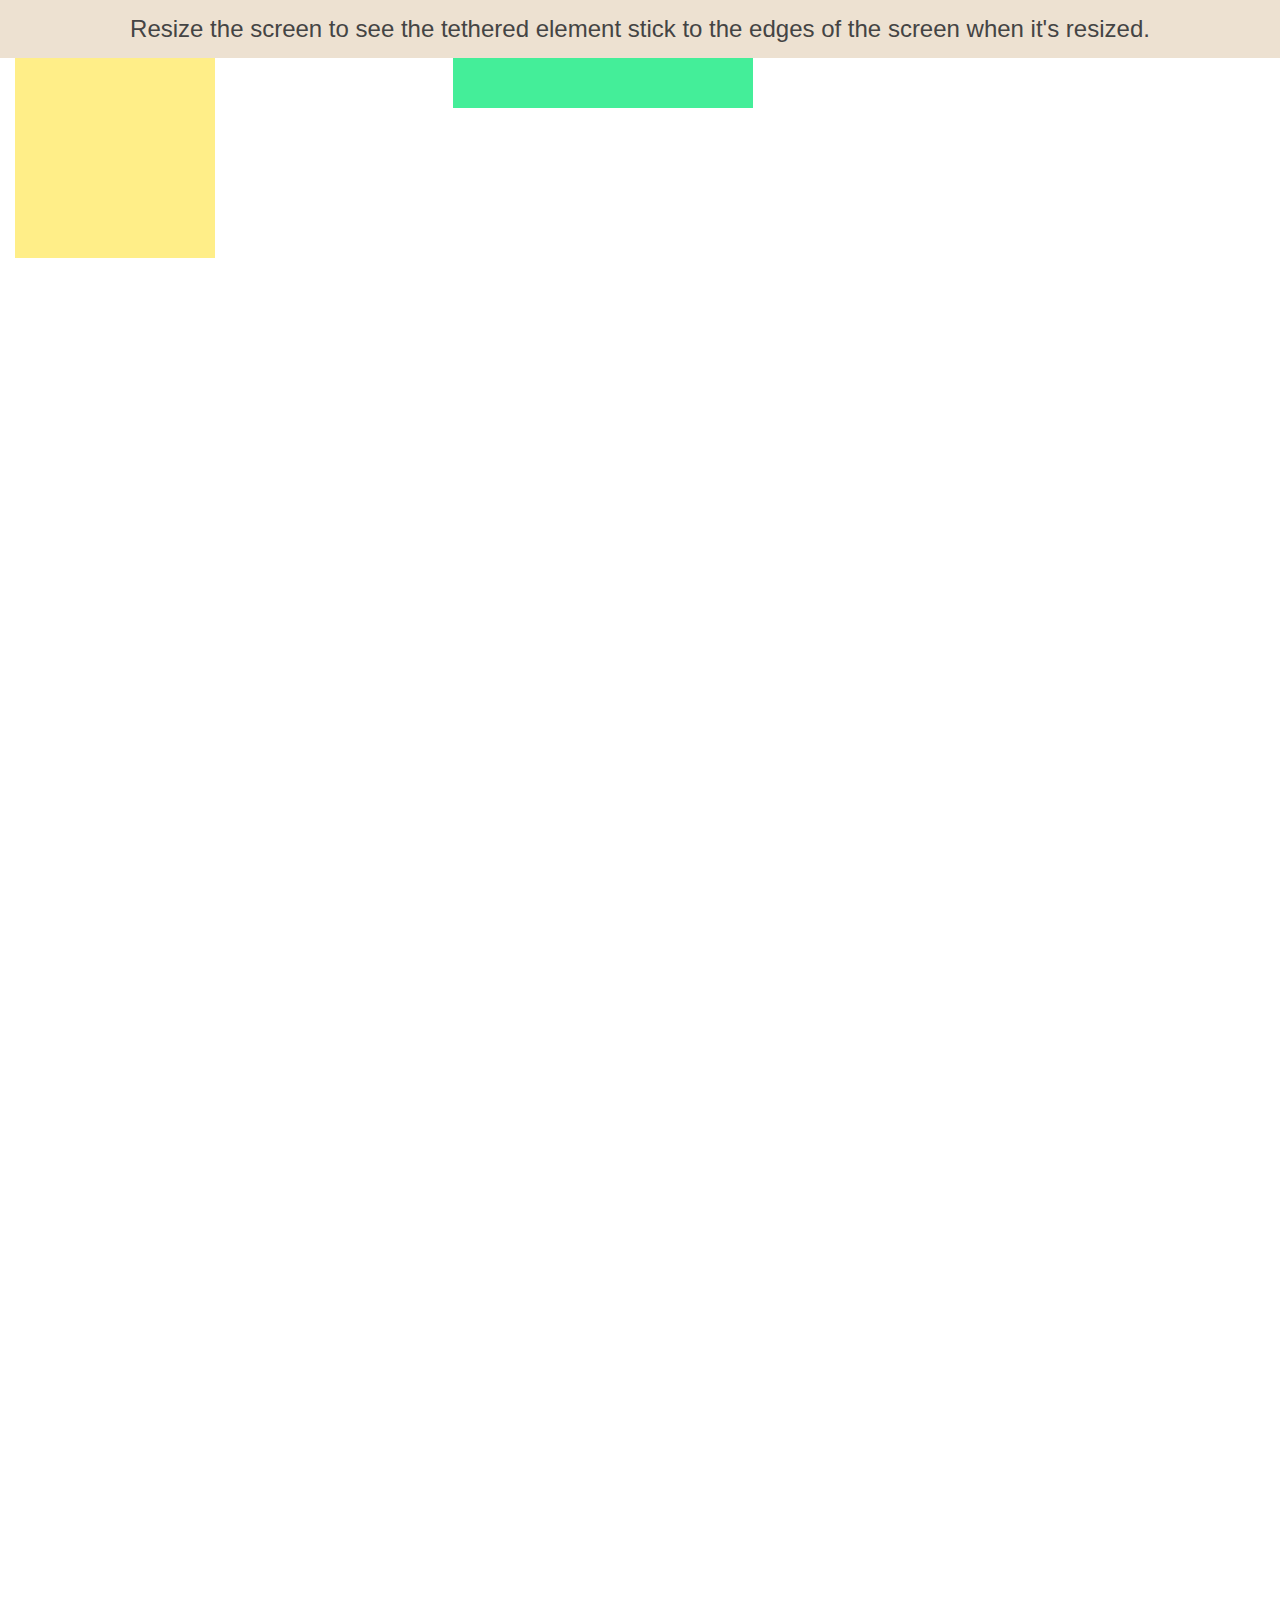
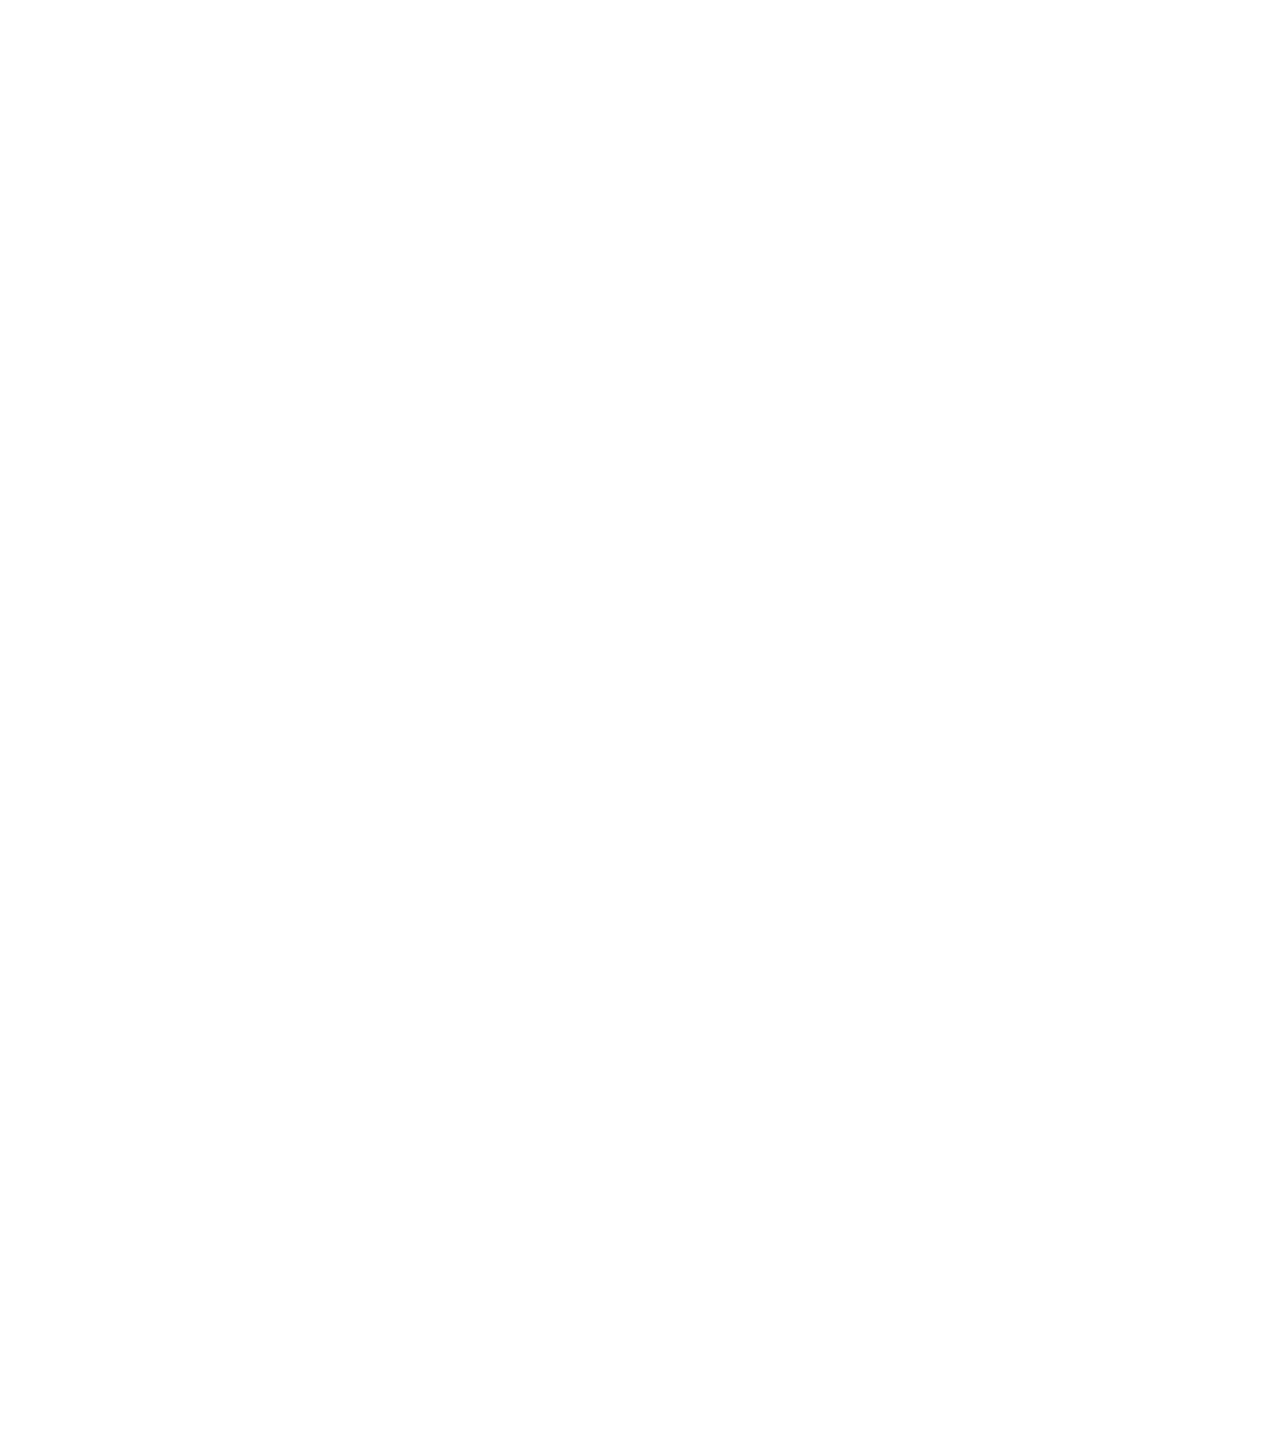
<file: public_html/tether-1.3.3/examples/pin/index.html>
<!DOCTYPE html>
<html>
    <head>
        <meta charset="utf-8">
        <meta http-equiv="X-UA-Compatible" content="chrome=1">
        <meta name="viewport" content="width=device-width, initial-scale=1, user-scalable=no">
        <link rel="stylesheet" href="../resources/css/base.css" />
        <link rel="stylesheet" href="../common/css/style.css" />
    </head>
    <body>
        <div class="instructions">Resize the screen to see the tethered element stick to the edges of the screen when it's resized.</div>

        <div class="element"></div>
        <div class="target"></div>

        <script src="//github.hubspot.com/tether/dist/js/tether.js"></script>
        <script>
            new Tether({
                element: '.element',
                target: '.target',
                attachment: 'top left',
                targetAttachment: 'top right',
                constraints: [{
                    to: 'window',
                    pin: true
                }]
            });
        </script>
    </body>
</html>
</file>
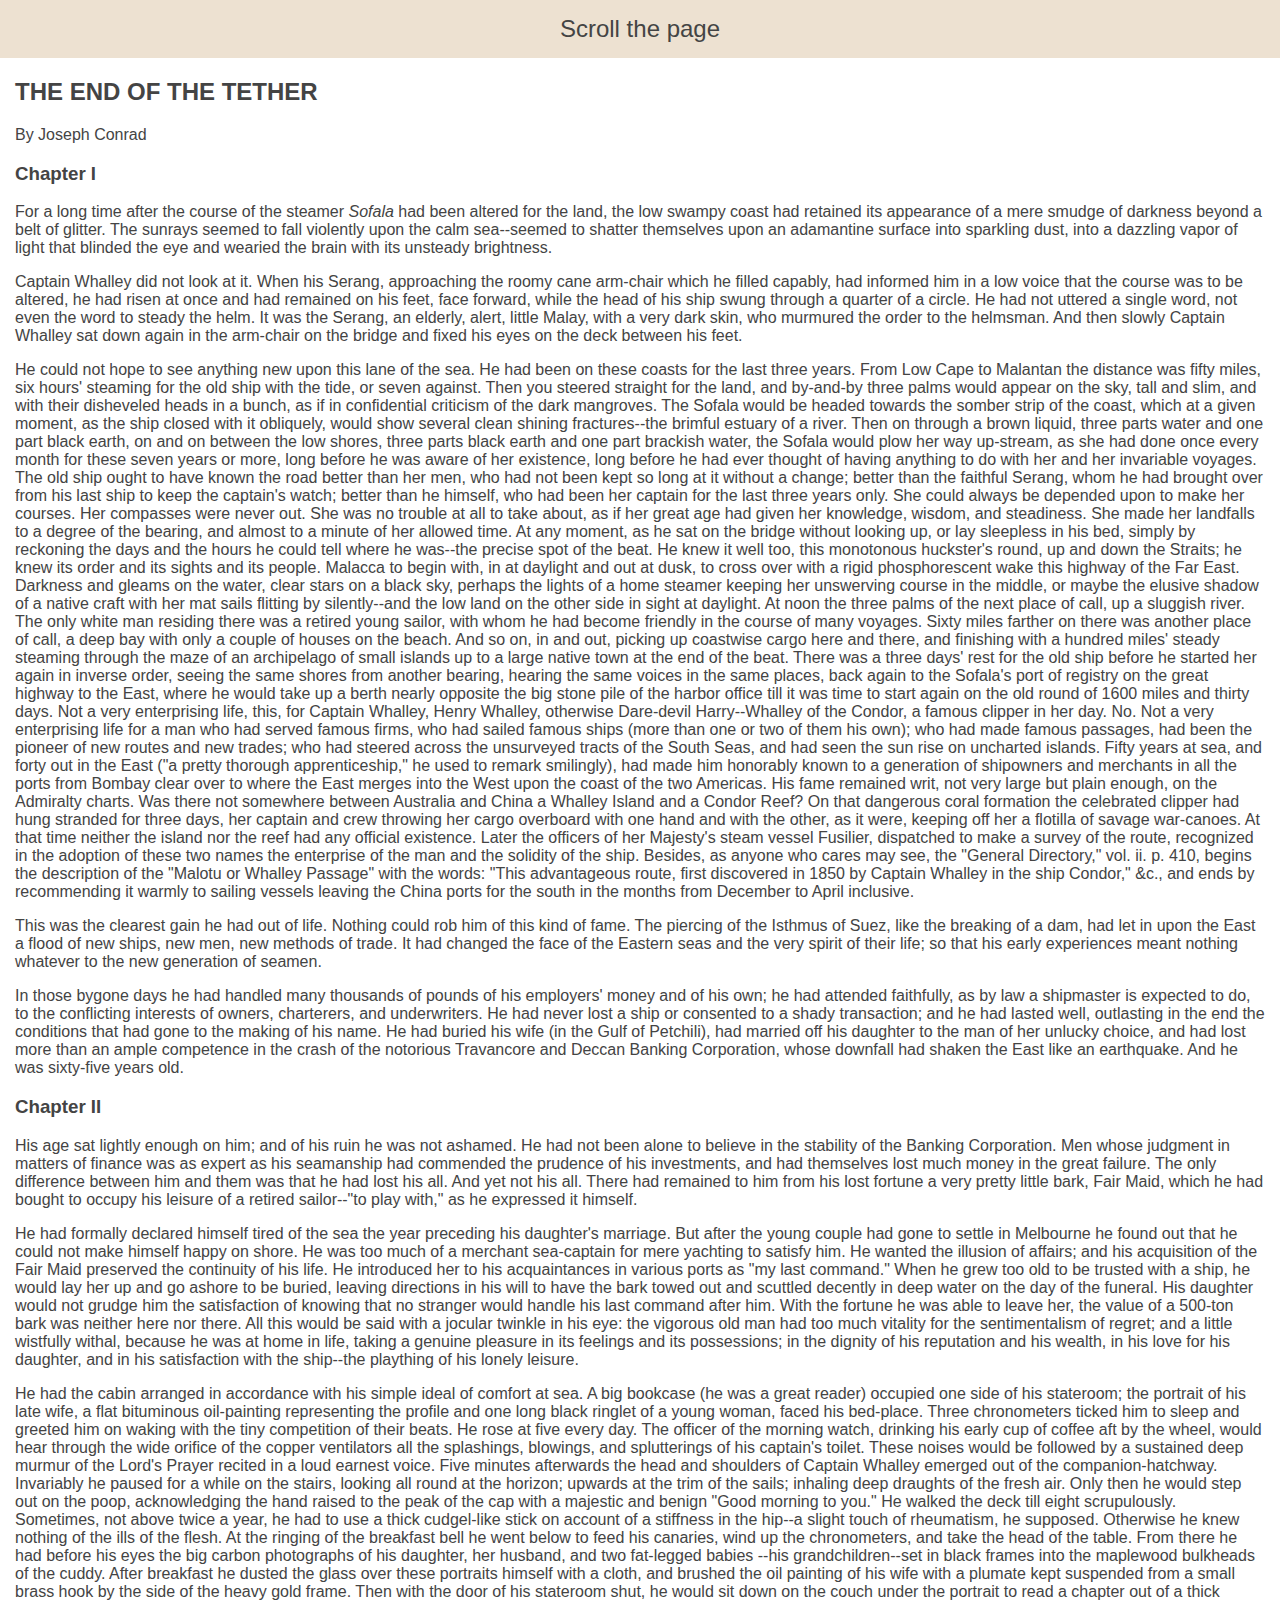
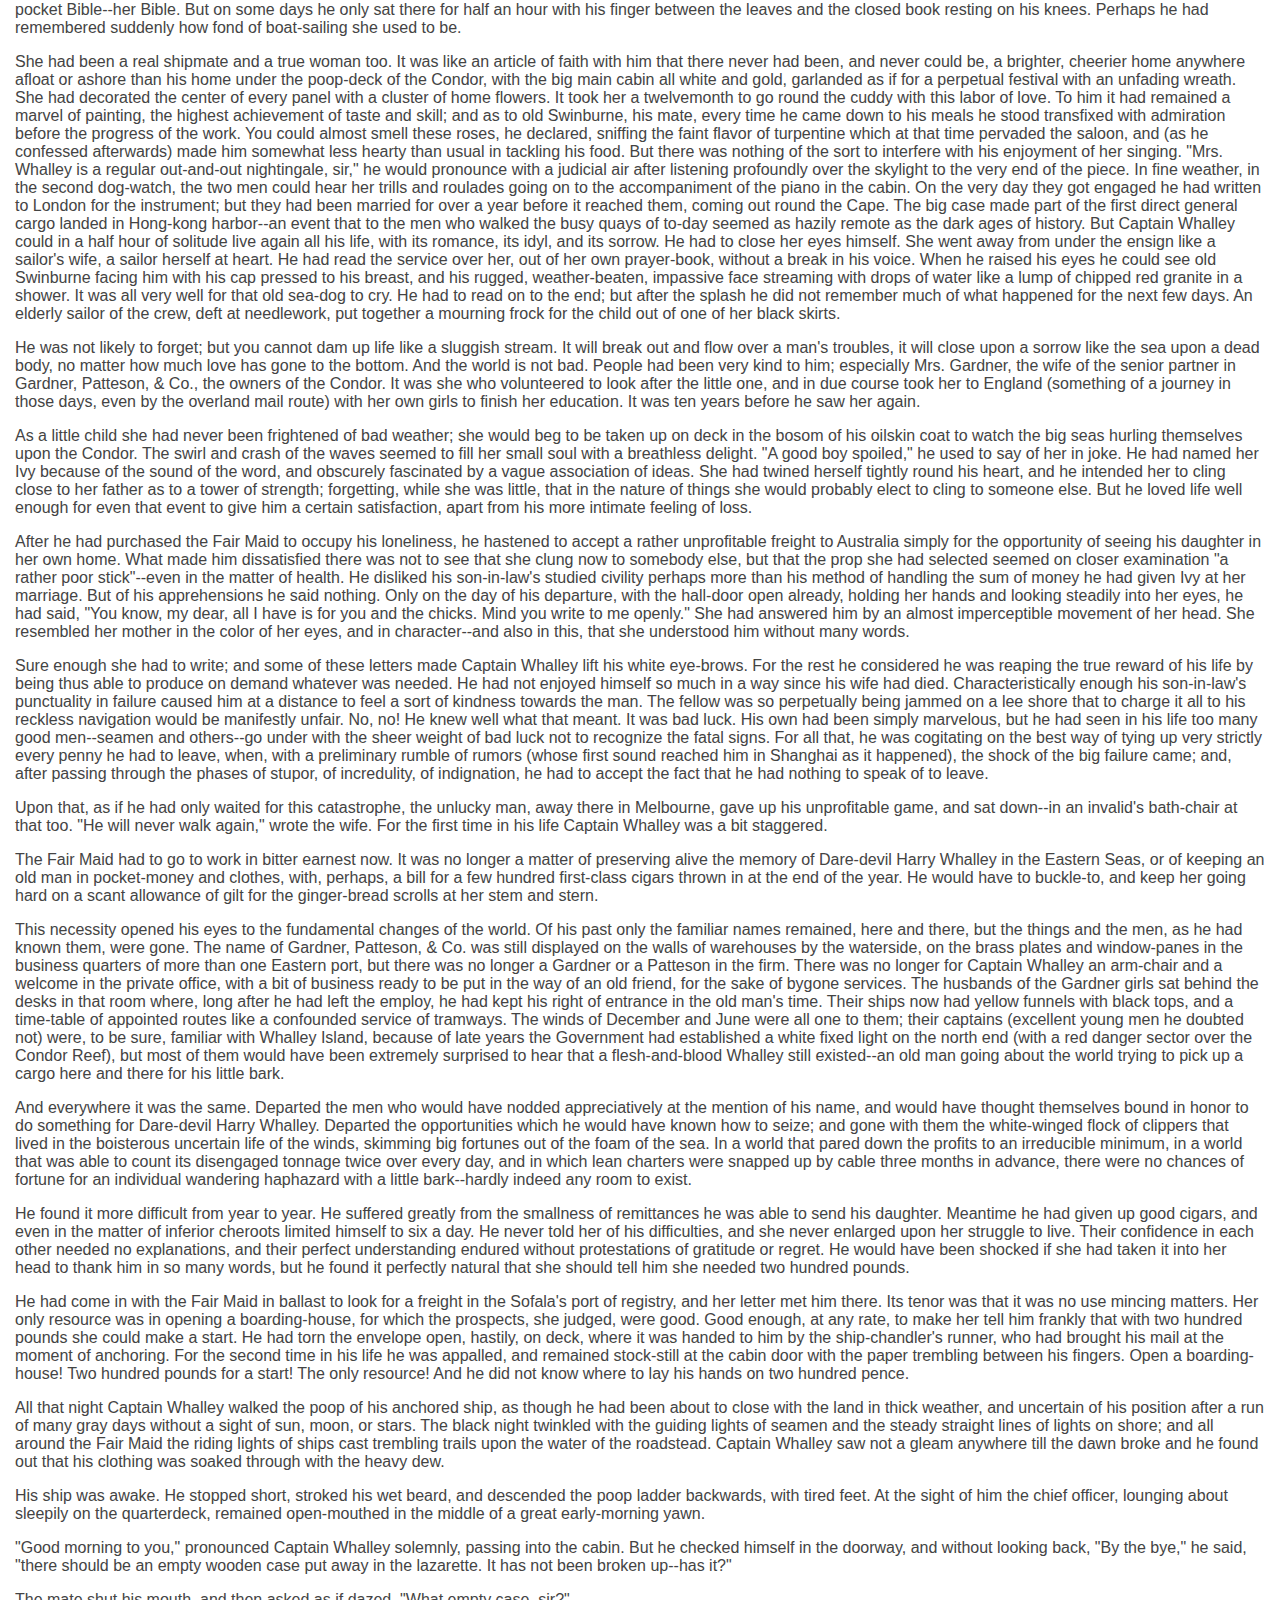
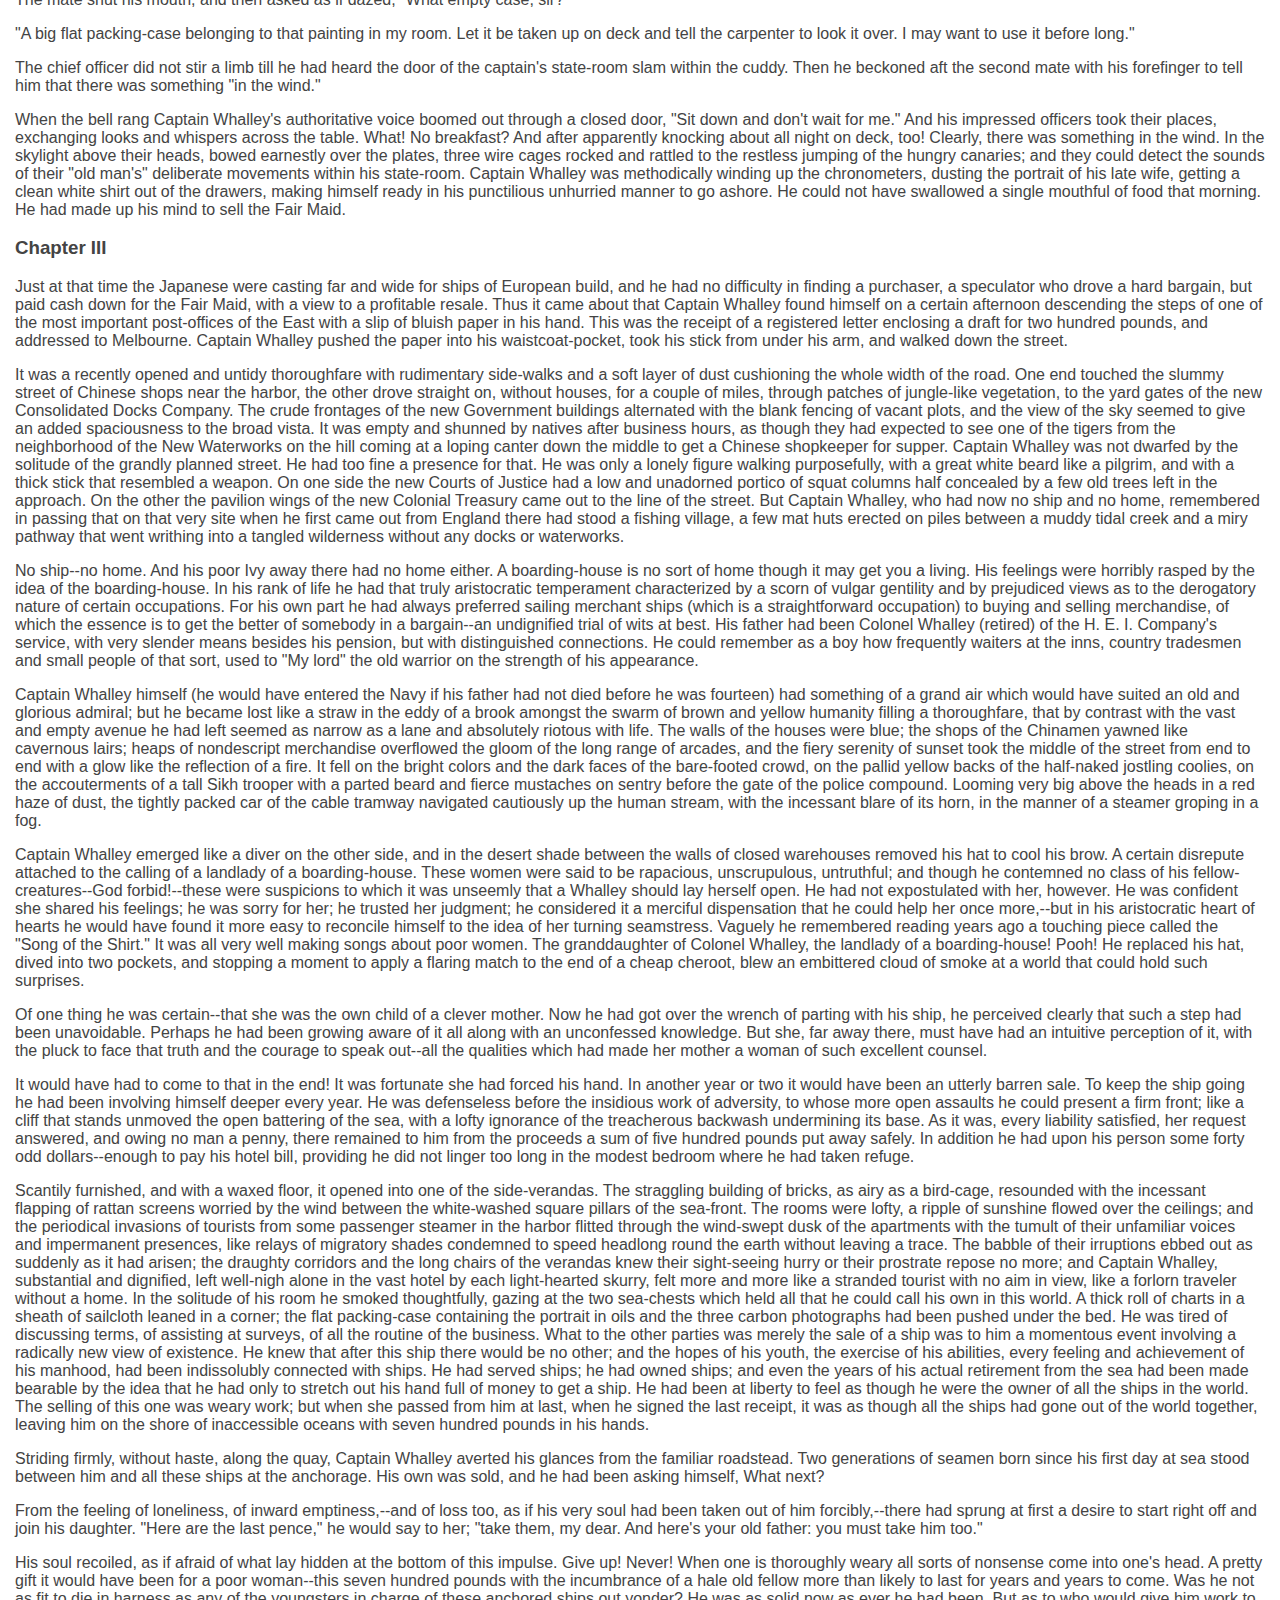
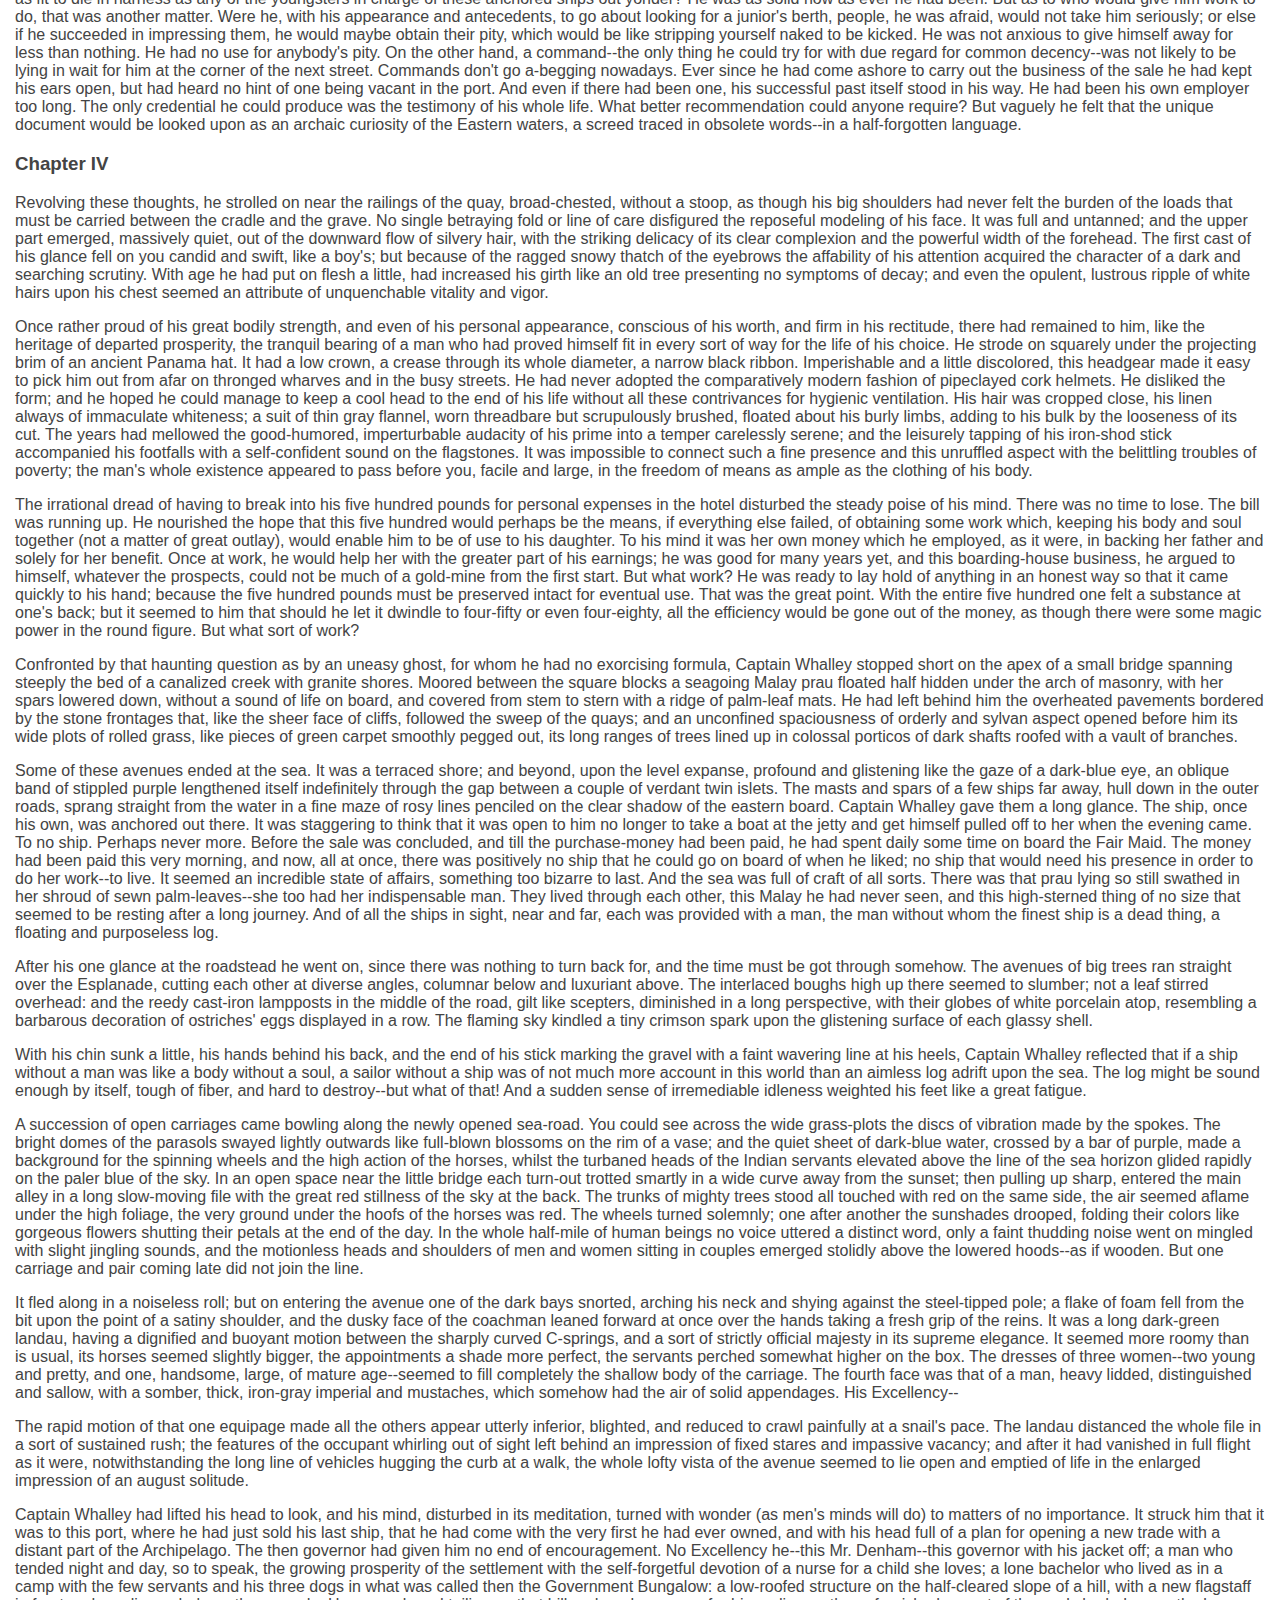
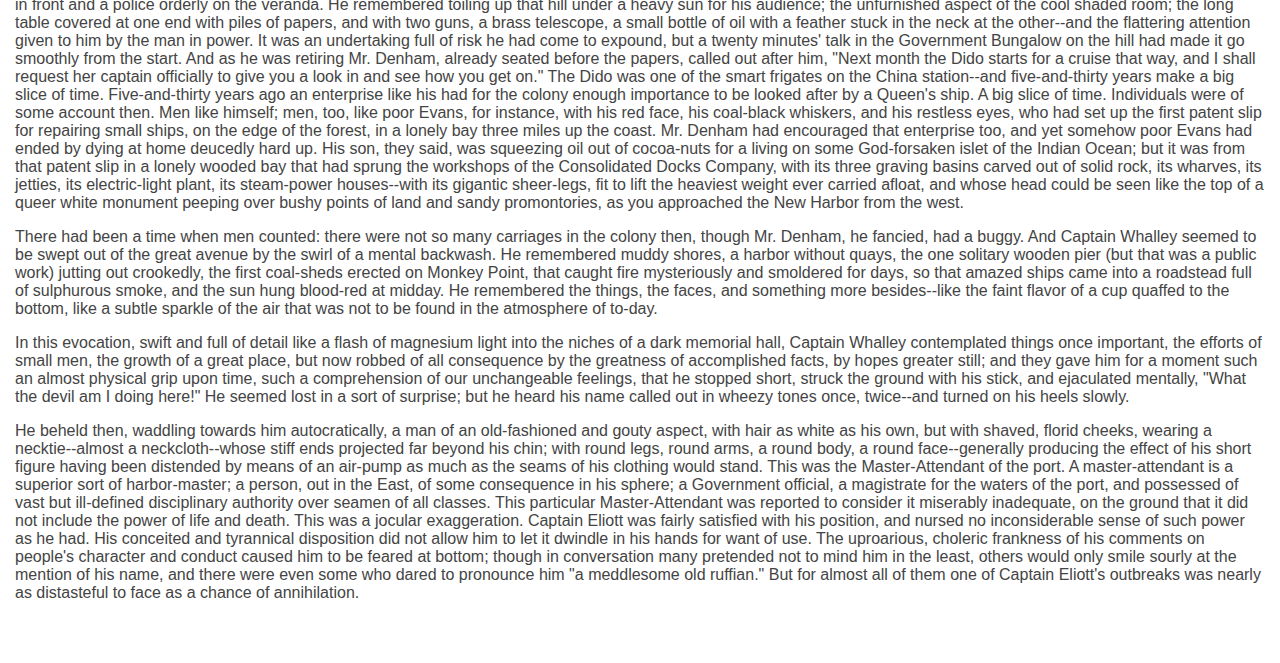
<file: public_html/tether-1.3.3/examples/scroll/index.html>
<!DOCTYPE html>
<html>
    <head>
        <link rel="stylesheet" href="../resources/css/base.css" />
        <link rel="stylesheet" href="../common/css/style.css" />
    </head>
    <body>

    <div class="instructions">Scroll the page</div>

    <h2>THE END OF THE TETHER</h2>

    <p>By Joseph Conrad</p>

    <h3>Chapter I</h3>

    <p>For a long time after the course of the steamer <em>Sofala</em> had been
    altered for the land, the low swampy coast had retained its appearance
    of a mere smudge of darkness beyond a belt of glitter. The sunrays
    seemed to fall violently upon the calm sea--seemed to shatter themselves
    upon an adamantine surface into sparkling dust, into a dazzling vapor
    of light that blinded the eye and wearied the brain with its unsteady
    brightness.</p>

    <p>Captain Whalley did not look at it. When his Serang, approaching the
    roomy cane arm-chair which he filled capably, had informed him in a low
    voice that the course was to be altered, he had risen at once and had
    remained on his feet, face forward, while the head of his ship swung
    through a quarter of a circle. He had not uttered a single word, not
    even the word to steady the helm. It was the Serang, an elderly, alert,
    little Malay, with a very dark skin, who murmured the order to the
    helmsman. And then slowly Captain Whalley sat down again in the
    arm-chair on the bridge and fixed his eyes on the deck between his feet.</p>

    <p>He could not hope to see anything new upon this lane of the sea. He had
    been on these coasts for the last three years. From Low Cape to Malantan
    the distance was fifty miles, six hours' steaming for the old ship with
    the tide, or seven against. Then you steered straight for the land, and
    by-and-by three palms would appear on the sky, tall and slim, and with
    their disheveled heads in a bunch, as if in confidential criticism of
    the dark mangroves. The Sofala would be headed towards the somber
    strip of the coast, which at a given moment, as the ship closed with
    it obliquely, would show several clean shining fractures--the brimful
    estuary of a river. Then on through a brown liquid, three parts water
    and one part black earth, on and on between the low shores, three parts
    black earth and one part brackish water, the Sofala would plow her way
    up-stream, as she had done once every month for these seven years or
    more, long before he was aware of her existence, long before he had ever
    thought of having anything to do with her and her invariable voyages.
    The old ship ought to have known the road better than her men, who had
    not been kept so long at it without a change; better than the faithful
    Serang, whom he had brought over from his last ship to keep the
    captain's watch; better than he himself, who had been her captain for
    the last three years only. She could always be depended upon to make her
    courses. Her compasses were never out. She was no trouble at all to
    take about, as if her great age had given her knowledge, wisdom, and
    steadiness. She made her landfalls to a degree of the bearing, and
    almost to a minute of her allowed time. At any moment, as he sat on
    the bridge without looking up, or lay sleepless in his bed, simply by
    reckoning the days and the hours he could tell where he was--the precise
    spot of the beat. He knew it well too, this monotonous huckster's
    round, up and down the Straits; he knew its order and its sights and its
    people. Malacca to begin with, in at daylight and out at dusk, to cross
    over with a rigid phosphorescent wake this highway of the Far East.
    Darkness and gleams on the water, clear stars on a black sky, perhaps
    the lights of a home steamer keeping her unswerving course in the
    middle, or maybe the elusive shadow of a native craft with her mat sails
    flitting by silently--and the low land on the other side in sight
    at daylight. At noon the three palms of the next place of call, up a
    sluggish river. The only white man residing there was a retired young
    sailor, with whom he had become friendly in the course of many voyages.
    Sixty miles farther on there was another place of call, a deep bay with
    only a couple of houses on the beach. And so on, in and out, picking
    up coastwise cargo here and there, and finishing with a hundred miles'
    steady steaming through the maze of an archipelago of small islands up
    to a large native town at the end of the beat. There was a three days'
    rest for the old ship before he started her again in inverse order,
    seeing the same shores from another bearing, hearing the same voices
    in the same places, back again to the Sofala's port of registry on
    the great highway to the East, where he would take up a berth nearly
    opposite the big stone pile of the harbor office till it was time to
    start again on the old round of 1600 miles and thirty days. Not a very
    enterprising life, this, for Captain Whalley, Henry Whalley, otherwise
    Dare-devil Harry--Whalley of the Condor, a famous clipper in her day.
    No. Not a very enterprising life for a man who had served famous firms,
    who had sailed famous ships (more than one or two of them his own); who
    had made famous passages, had been the pioneer of new routes and new
    trades; who had steered across the unsurveyed tracts of the South Seas,
    and had seen the sun rise on uncharted islands. Fifty years at sea, and
    forty out in the East ("a pretty thorough apprenticeship," he used
    to remark smilingly), had made him honorably known to a generation of
    shipowners and merchants in all the ports from Bombay clear over to
    where the East merges into the West upon the coast of the two Americas.
    His fame remained writ, not very large but plain enough, on the
    Admiralty charts. Was there not somewhere between Australia and China a
    Whalley Island and a Condor Reef? On that dangerous coral formation the
    celebrated clipper had hung stranded for three days, her captain and
    crew throwing her cargo overboard with one hand and with the other, as
    it were, keeping off her a flotilla of savage war-canoes. At that time
    neither the island nor the reef had any official existence. Later the
    officers of her Majesty's steam vessel Fusilier, dispatched to make a
    survey of the route, recognized in the adoption of these two names the
    enterprise of the man and the solidity of the ship. Besides, as anyone
    who cares may see, the "General Directory," vol. ii. p. 410, begins the
    description of the "Malotu or Whalley Passage" with the words: "This
    advantageous route, first discovered in 1850 by Captain Whalley in the
    ship Condor," &amp;c., and ends by recommending it warmly to sailing vessels
    leaving the China ports for the south in the months from December to
    April inclusive.</p>

    <p>This was the clearest gain he had out of life. Nothing could rob him
    of this kind of fame. The piercing of the Isthmus of Suez, like the
    breaking of a dam, had let in upon the East a flood of new ships, new
    men, new methods of trade. It had changed the face of the Eastern seas
    and the very spirit of their life; so that his early experiences meant
    nothing whatever to the new generation of seamen.</p>

    <p>In those bygone days he had handled many thousands of pounds of his
    employers' money and of his own; he had attended faithfully, as by law
    a shipmaster is expected to do, to the conflicting interests of owners,
    charterers, and underwriters. He had never lost a ship or consented to
    a shady transaction; and he had lasted well, outlasting in the end the
    conditions that had gone to the making of his name. He had buried his
    wife (in the Gulf of Petchili), had married off his daughter to the man
    of her unlucky choice, and had lost more than an ample competence in the
    crash of the notorious Travancore and Deccan Banking Corporation, whose
    downfall had shaken the East like an earthquake. And he was sixty-five
    years old.</p>

    <h3>Chapter II</h3>

    <p>His age sat lightly enough on him; and of his ruin he was not ashamed.
    He had not been alone to believe in the stability of the Banking
    Corporation. Men whose judgment in matters of finance was as expert as
    his seamanship had commended the prudence of his investments, and had
    themselves lost much money in the great failure. The only difference
    between him and them was that he had lost his all. And yet not his all.
    There had remained to him from his lost fortune a very pretty little
    bark, Fair Maid, which he had bought to occupy his leisure of a retired
    sailor--"to play with," as he expressed it himself.</p>

    <p>He had formally declared himself tired of the sea the year preceding his
    daughter's marriage. But after the young couple had gone to settle in
    Melbourne he found out that he could not make himself happy on shore. He
    was too much of a merchant sea-captain for mere yachting to satisfy him.
    He wanted the illusion of affairs; and his acquisition of the Fair
    Maid preserved the continuity of his life. He introduced her to his
    acquaintances in various ports as "my last command." When he grew too
    old to be trusted with a ship, he would lay her up and go ashore to be
    buried, leaving directions in his will to have the bark towed out and
    scuttled decently in deep water on the day of the funeral. His daughter
    would not grudge him the satisfaction of knowing that no stranger would
    handle his last command after him. With the fortune he was able to leave
    her, the value of a 500-ton bark was neither here nor there. All this
    would be said with a jocular twinkle in his eye: the vigorous old man
    had too much vitality for the sentimentalism of regret; and a little
    wistfully withal, because he was at home in life, taking a genuine
    pleasure in its feelings and its possessions; in the dignity of his
    reputation and his wealth, in his love for his daughter, and in his
    satisfaction with the ship--the plaything of his lonely leisure.</p>

    <p>He had the cabin arranged in accordance with his simple ideal of comfort
    at sea. A big bookcase (he was a great reader) occupied one side of his
    stateroom; the portrait of his late wife, a flat bituminous oil-painting
    representing the profile and one long black ringlet of a young woman,
    faced his bed-place. Three chronometers ticked him to sleep and greeted
    him on waking with the tiny competition of their beats. He rose at five
    every day. The officer of the morning watch, drinking his early cup
    of coffee aft by the wheel, would hear through the wide orifice of the
    copper ventilators all the splashings, blowings, and splutterings of
    his captain's toilet. These noises would be followed by a sustained
    deep murmur of the Lord's Prayer recited in a loud earnest voice. Five
    minutes afterwards the head and shoulders of Captain Whalley emerged
    out of the companion-hatchway. Invariably he paused for a while on the
    stairs, looking all round at the horizon; upwards at the trim of the
    sails; inhaling deep draughts of the fresh air. Only then he would step
    out on the poop, acknowledging the hand raised to the peak of the cap
    with a majestic and benign "Good morning to you." He walked the deck
    till eight scrupulously. Sometimes, not above twice a year, he had to
    use a thick cudgel-like stick on account of a stiffness in the hip--a
    slight touch of rheumatism, he supposed. Otherwise he knew nothing of
    the ills of the flesh. At the ringing of the breakfast bell he went
    below to feed his canaries, wind up the chronometers, and take the
    head of the table. From there he had before his eyes the big carbon
    photographs of his daughter, her husband, and two fat-legged babies
    --his grandchildren--set in black frames into the maplewood bulkheads
    of the cuddy. After breakfast he dusted the glass over these portraits
    himself with a cloth, and brushed the oil painting of his wife with a
    plumate kept suspended from a small brass hook by the side of the heavy
    gold frame. Then with the door of his stateroom shut, he would sit down
    on the couch under the portrait to read a chapter out of a thick pocket
    Bible--her Bible. But on some days he only sat there for half an hour
    with his finger between the leaves and the closed book resting on his
    knees. Perhaps he had remembered suddenly how fond of boat-sailing she
    used to be.</p>

    <p>She had been a real shipmate and a true woman too. It was like an
    article of faith with him that there never had been, and never could be,
    a brighter, cheerier home anywhere afloat or ashore than his home under
    the poop-deck of the Condor, with the big main cabin all white and gold,
    garlanded as if for a perpetual festival with an unfading wreath. She
    had decorated the center of every panel with a cluster of home flowers.
    It took her a twelvemonth to go round the cuddy with this labor of love.
    To him it had remained a marvel of painting, the highest achievement of
    taste and skill; and as to old Swinburne, his mate, every time he
    came down to his meals he stood transfixed with admiration before the
    progress of the work. You could almost smell these roses, he declared,
    sniffing the faint flavor of turpentine which at that time pervaded the
    saloon, and (as he confessed afterwards) made him somewhat less hearty
    than usual in tackling his food. But there was nothing of the sort to
    interfere with his enjoyment of her singing. "Mrs. Whalley is a regular
    out-and-out nightingale, sir," he would pronounce with a judicial air
    after listening profoundly over the skylight to the very end of the
    piece. In fine weather, in the second dog-watch, the two men could hear
    her trills and roulades going on to the accompaniment of the piano in
    the cabin. On the very day they got engaged he had written to London
    for the instrument; but they had been married for over a year before it
    reached them, coming out round the Cape. The big case made part of the
    first direct general cargo landed in Hong-kong harbor--an event that to
    the men who walked the busy quays of to-day seemed as hazily remote as
    the dark ages of history. But Captain Whalley could in a half hour of
    solitude live again all his life, with its romance, its idyl, and its
    sorrow. He had to close her eyes himself. She went away from under the
    ensign like a sailor's wife, a sailor herself at heart. He had read
    the service over her, out of her own prayer-book, without a break in his
    voice. When he raised his eyes he could see old Swinburne facing him
    with his cap pressed to his breast, and his rugged, weather-beaten,
    impassive face streaming with drops of water like a lump of chipped red
    granite in a shower. It was all very well for that old sea-dog to cry.
    He had to read on to the end; but after the splash he did not remember
    much of what happened for the next few days. An elderly sailor of the
    crew, deft at needlework, put together a mourning frock for the child
    out of one of her black skirts.</p>

    <p>He was not likely to forget; but you cannot dam up life like a sluggish
    stream. It will break out and flow over a man's troubles, it will close
    upon a sorrow like the sea upon a dead body, no matter how much love has
    gone to the bottom. And the world is not bad. People had been very
    kind to him; especially Mrs. Gardner, the wife of the senior partner
    in Gardner, Patteson, &amp; Co., the owners of the Condor. It was she who
    volunteered to look after the little one, and in due course took her to
    England (something of a journey in those days, even by the overland
    mail route) with her own girls to finish her education. It was ten years
    before he saw her again.</p>

    <p>As a little child she had never been frightened of bad weather; she
    would beg to be taken up on deck in the bosom of his oilskin coat to
    watch the big seas hurling themselves upon the Condor. The swirl and
    crash of the waves seemed to fill her small soul with a breathless
    delight. "A good boy spoiled," he used to say of her in joke. He had
    named her Ivy because of the sound of the word, and obscurely fascinated
    by a vague association of ideas. She had twined herself tightly round
    his heart, and he intended her to cling close to her father as to a
    tower of strength; forgetting, while she was little, that in the nature
    of things she would probably elect to cling to someone else. But
    he loved life well enough for even that event to give him a certain
    satisfaction, apart from his more intimate feeling of loss.</p>

    <p>After he had purchased the Fair Maid to occupy his loneliness, he
    hastened to accept a rather unprofitable freight to Australia simply for
    the opportunity of seeing his daughter in her own home. What made him
    dissatisfied there was not to see that she clung now to somebody else,
    but that the prop she had selected seemed on closer examination "a
    rather poor stick"--even in the matter of health. He disliked his
    son-in-law's studied civility perhaps more than his method of
    handling the sum of money he had given Ivy at her marriage. But of his
    apprehensions he said nothing. Only on the day of his departure, with
    the hall-door open already, holding her hands and looking steadily into
    her eyes, he had said, "You know, my dear, all I have is for you and the
    chicks. Mind you write to me openly." She had answered him by an almost
    imperceptible movement of her head. She resembled her mother in
    the color of her eyes, and in character--and also in this, that she
    understood him without many words.</p>

    <p>Sure enough she had to write; and some of these letters made Captain
    Whalley lift his white eye-brows. For the rest he considered he was
    reaping the true reward of his life by being thus able to produce on
    demand whatever was needed. He had not enjoyed himself so much in a
    way since his wife had died. Characteristically enough his son-in-law's
    punctuality in failure caused him at a distance to feel a sort of
    kindness towards the man. The fellow was so perpetually being jammed on
    a lee shore that to charge it all to his reckless navigation would be
    manifestly unfair. No, no! He knew well what that meant. It was bad
    luck. His own had been simply marvelous, but he had seen in his life too
    many good men--seamen and others--go under with the sheer weight of bad
    luck not to recognize the fatal signs. For all that, he was cogitating
    on the best way of tying up very strictly every penny he had to leave,
    when, with a preliminary rumble of rumors (whose first sound reached
    him in Shanghai as it happened), the shock of the big failure came;
    and, after passing through the phases of stupor, of incredulity, of
    indignation, he had to accept the fact that he had nothing to speak of
    to leave.</p>

    <p>Upon that, as if he had only waited for this catastrophe, the unlucky
    man, away there in Melbourne, gave up his unprofitable game, and sat
    down--in an invalid's bath-chair at that too. "He will never walk
    again," wrote the wife. For the first time in his life Captain Whalley
    was a bit staggered.</p>

    <p>The Fair Maid had to go to work in bitter earnest now. It was no longer
    a matter of preserving alive the memory of Dare-devil Harry Whalley in
    the Eastern Seas, or of keeping an old man in pocket-money and clothes,
    with, perhaps, a bill for a few hundred first-class cigars thrown in at
    the end of the year. He would have to buckle-to, and keep her going hard
    on a scant allowance of gilt for the ginger-bread scrolls at her stem
    and stern.</p>

    <p>This necessity opened his eyes to the fundamental changes of the world.
    Of his past only the familiar names remained, here and there, but
    the things and the men, as he had known them, were gone. The name of
    Gardner, Patteson, &amp; Co. was still displayed on the walls of warehouses
    by the waterside, on the brass plates and window-panes in the business
    quarters of more than one Eastern port, but there was no longer a
    Gardner or a Patteson in the firm. There was no longer for Captain
    Whalley an arm-chair and a welcome in the private office, with a bit of
    business ready to be put in the way of an old friend, for the sake of
    bygone services. The husbands of the Gardner girls sat behind the desks
    in that room where, long after he had left the employ, he had kept his
    right of entrance in the old man's time. Their ships now had yellow
    funnels with black tops, and a time-table of appointed routes like a
    confounded service of tramways. The winds of December and June were all
    one to them; their captains (excellent young men he doubted not) were,
    to be sure, familiar with Whalley Island, because of late years the
    Government had established a white fixed light on the north end (with
    a red danger sector over the Condor Reef), but most of them would have
    been extremely surprised to hear that a flesh-and-blood Whalley still
    existed--an old man going about the world trying to pick up a cargo here
    and there for his little bark.</p>

    <p>And everywhere it was the same. Departed the men who would have nodded
    appreciatively at the mention of his name, and would have thought
    themselves bound in honor to do something for Dare-devil Harry Whalley.
    Departed the opportunities which he would have known how to seize; and
    gone with them the white-winged flock of clippers that lived in the
    boisterous uncertain life of the winds, skimming big fortunes out of
    the foam of the sea. In a world that pared down the profits to an
    irreducible minimum, in a world that was able to count its disengaged
    tonnage twice over every day, and in which lean charters were snapped up
    by cable three months in advance, there were no chances of fortune for
    an individual wandering haphazard with a little bark--hardly indeed any
    room to exist.</p>

    <p>He found it more difficult from year to year. He suffered greatly from
    the smallness of remittances he was able to send his daughter. Meantime
    he had given up good cigars, and even in the matter of inferior cheroots
    limited himself to six a day. He never told her of his difficulties, and
    she never enlarged upon her struggle to live. Their confidence in each
    other needed no explanations, and their perfect understanding endured
    without protestations of gratitude or regret. He would have been shocked
    if she had taken it into her head to thank him in so many words, but
    he found it perfectly natural that she should tell him she needed two
    hundred pounds.</p>

    <p>He had come in with the Fair Maid in ballast to look for a freight in
    the Sofala's port of registry, and her letter met him there. Its tenor
    was that it was no use mincing matters. Her only resource was in opening
    a boarding-house, for which the prospects, she judged, were good. Good
    enough, at any rate, to make her tell him frankly that with two hundred
    pounds she could make a start. He had torn the envelope open, hastily,
    on deck, where it was handed to him by the ship-chandler's runner, who
    had brought his mail at the moment of anchoring. For the second time
    in his life he was appalled, and remained stock-still at the cabin door
    with the paper trembling between his fingers. Open a boarding-house! Two
    hundred pounds for a start! The only resource! And he did not know where
    to lay his hands on two hundred pence.</p>

    <p>All that night Captain Whalley walked the poop of his anchored ship, as
    though he had been about to close with the land in thick weather, and
    uncertain of his position after a run of many gray days without a sight
    of sun, moon, or stars. The black night twinkled with the guiding lights
    of seamen and the steady straight lines of lights on shore; and all
    around the Fair Maid the riding lights of ships cast trembling trails
    upon the water of the roadstead. Captain Whalley saw not a gleam
    anywhere till the dawn broke and he found out that his clothing was
    soaked through with the heavy dew.</p>

    <p>His ship was awake. He stopped short, stroked his wet beard, and
    descended the poop ladder backwards, with tired feet. At the sight
    of him the chief officer, lounging about sleepily on the quarterdeck,
    remained open-mouthed in the middle of a great early-morning yawn.</p>

    <p>"Good morning to you," pronounced Captain Whalley solemnly, passing into
    the cabin. But he checked himself in the doorway, and without looking
    back, "By the bye," he said, "there should be an empty wooden case put
    away in the lazarette. It has not been broken up--has it?"</p>

    <p>The mate shut his mouth, and then asked as if dazed, "What empty case,
    sir?"</p>

    <p>"A big flat packing-case belonging to that painting in my room. Let it
    be taken up on deck and tell the carpenter to look it over. I may want
    to use it before long."</p>

    <p>The chief officer did not stir a limb till he had heard the door of the
    captain's state-room slam within the cuddy. Then he beckoned aft the
    second mate with his forefinger to tell him that there was something "in
    the wind."</p>

    <p>When the bell rang Captain Whalley's authoritative voice boomed out
    through a closed door, "Sit down and don't wait for me." And his
    impressed officers took their places, exchanging looks and whispers
    across the table. What! No breakfast? And after apparently knocking
    about all night on deck, too! Clearly, there was something in the wind.
    In the skylight above their heads, bowed earnestly over the plates,
    three wire cages rocked and rattled to the restless jumping of the
    hungry canaries; and they could detect the sounds of their "old
    man's" deliberate movements within his state-room. Captain Whalley was
    methodically winding up the chronometers, dusting the portrait of
    his late wife, getting a clean white shirt out of the drawers, making
    himself ready in his punctilious unhurried manner to go ashore. He could
    not have swallowed a single mouthful of food that morning. He had made
    up his mind to sell the Fair Maid.</p>

    <h3>Chapter III</h3>

    <p>Just at that time the Japanese were casting far and wide for ships
    of European build, and he had no difficulty in finding a purchaser, a
    speculator who drove a hard bargain, but paid cash down for the Fair
    Maid, with a view to a profitable resale. Thus it came about that
    Captain Whalley found himself on a certain afternoon descending the
    steps of one of the most important post-offices of the East with a slip
    of bluish paper in his hand. This was the receipt of a registered letter
    enclosing a draft for two hundred pounds, and addressed to Melbourne.
    Captain Whalley pushed the paper into his waistcoat-pocket, took his
    stick from under his arm, and walked down the street.</p>

    <p>It was a recently opened and untidy thoroughfare with rudimentary
    side-walks and a soft layer of dust cushioning the whole width of
    the road. One end touched the slummy street of Chinese shops near the
    harbor, the other drove straight on, without houses, for a couple of
    miles, through patches of jungle-like vegetation, to the yard gates
    of the new Consolidated Docks Company. The crude frontages of the new
    Government buildings alternated with the blank fencing of vacant plots,
    and the view of the sky seemed to give an added spaciousness to the
    broad vista. It was empty and shunned by natives after business
    hours, as though they had expected to see one of the tigers from the
    neighborhood of the New Waterworks on the hill coming at a loping canter
    down the middle to get a Chinese shopkeeper for supper. Captain Whalley
    was not dwarfed by the solitude of the grandly planned street. He
    had too fine a presence for that. He was only a lonely figure walking
    purposefully, with a great white beard like a pilgrim, and with a thick
    stick that resembled a weapon. On one side the new Courts of Justice had
    a low and unadorned portico of squat columns half concealed by a few old
    trees left in the approach. On the other the pavilion wings of the
    new Colonial Treasury came out to the line of the street. But Captain
    Whalley, who had now no ship and no home, remembered in passing that
    on that very site when he first came out from England there had stood a
    fishing village, a few mat huts erected on piles between a muddy tidal
    creek and a miry pathway that went writhing into a tangled wilderness
    without any docks or waterworks.</p>

    <p>No ship--no home. And his poor Ivy away there had no home either. A
    boarding-house is no sort of home though it may get you a living. His
    feelings were horribly rasped by the idea of the boarding-house. In his
    rank of life he had that truly aristocratic temperament characterized by
    a scorn of vulgar gentility and by prejudiced views as to the derogatory
    nature of certain occupations. For his own part he had always preferred
    sailing merchant ships (which is a straightforward occupation) to buying
    and selling merchandise, of which the essence is to get the better of
    somebody in a bargain--an undignified trial of wits at best. His father
    had been Colonel Whalley (retired) of the H. E. I. Company's service,
    with very slender means besides his pension, but with distinguished
    connections. He could remember as a boy how frequently waiters at the
    inns, country tradesmen and small people of that sort, used to "My lord"
    the old warrior on the strength of his appearance.</p>

    <p>Captain Whalley himself (he would have entered the Navy if his father
    had not died before he was fourteen) had something of a grand air which
    would have suited an old and glorious admiral; but he became lost like
    a straw in the eddy of a brook amongst the swarm of brown and yellow
    humanity filling a thoroughfare, that by contrast with the vast and
    empty avenue he had left seemed as narrow as a lane and absolutely
    riotous with life. The walls of the houses were blue; the shops of the
    Chinamen yawned like cavernous lairs; heaps of nondescript merchandise
    overflowed the gloom of the long range of arcades, and the fiery
    serenity of sunset took the middle of the street from end to end with a
    glow like the reflection of a fire. It fell on the bright colors and the
    dark faces of the bare-footed crowd, on the pallid yellow backs of the
    half-naked jostling coolies, on the accouterments of a tall Sikh trooper
    with a parted beard and fierce mustaches on sentry before the gate of
    the police compound. Looming very big above the heads in a red haze of
    dust, the tightly packed car of the cable tramway navigated cautiously
    up the human stream, with the incessant blare of its horn, in the manner
    of a steamer groping in a fog.</p>

    <p>Captain Whalley emerged like a diver on the other side, and in the
    desert shade between the walls of closed warehouses removed his hat to
    cool his brow. A certain disrepute attached to the calling of a
    landlady of a boarding-house. These women were said to be rapacious,
    unscrupulous, untruthful; and though he contemned no class of his
    fellow-creatures--God forbid!--these were suspicions to which it was
    unseemly that a Whalley should lay herself open. He had not expostulated
    with her, however. He was confident she shared his feelings; he was
    sorry for her; he trusted her judgment; he considered it a merciful
    dispensation that he could help her once more,--but in his aristocratic
    heart of hearts he would have found it more easy to reconcile himself to
    the idea of her turning seamstress. Vaguely he remembered reading years
    ago a touching piece called the "Song of the Shirt." It was all very
    well making songs about poor women. The granddaughter of Colonel
    Whalley, the landlady of a boarding-house! Pooh! He replaced his hat,
    dived into two pockets, and stopping a moment to apply a flaring match
    to the end of a cheap cheroot, blew an embittered cloud of smoke at a
    world that could hold such surprises.</p>

    <p>Of one thing he was certain--that she was the own child of a clever
    mother. Now he had got over the wrench of parting with his ship, he
    perceived clearly that such a step had been unavoidable. Perhaps he had
    been growing aware of it all along with an unconfessed knowledge. But
    she, far away there, must have had an intuitive perception of it, with
    the pluck to face that truth and the courage to speak out--all the
    qualities which had made her mother a woman of such excellent counsel.</p>

    <p>It would have had to come to that in the end! It was fortunate she had
    forced his hand. In another year or two it would have been an utterly
    barren sale. To keep the ship going he had been involving himself deeper
    every year. He was defenseless before the insidious work of adversity,
    to whose more open assaults he could present a firm front; like a
    cliff that stands unmoved the open battering of the sea, with a lofty
    ignorance of the treacherous backwash undermining its base. As it was,
    every liability satisfied, her request answered, and owing no man a
    penny, there remained to him from the proceeds a sum of five hundred
    pounds put away safely. In addition he had upon his person some forty
    odd dollars--enough to pay his hotel bill, providing he did not linger
    too long in the modest bedroom where he had taken refuge.</p>

    <p>Scantily furnished, and with a waxed floor, it opened into one of
    the side-verandas. The straggling building of bricks, as airy as a
    bird-cage, resounded with the incessant flapping of rattan screens
    worried by the wind between the white-washed square pillars of the
    sea-front. The rooms were lofty, a ripple of sunshine flowed over the
    ceilings; and the periodical invasions of tourists from some passenger
    steamer in the harbor flitted through the wind-swept dusk of the
    apartments with the tumult of their unfamiliar voices and impermanent
    presences, like relays of migratory shades condemned to speed headlong
    round the earth without leaving a trace. The babble of their irruptions
    ebbed out as suddenly as it had arisen; the draughty corridors and
    the long chairs of the verandas knew their sight-seeing hurry or
    their prostrate repose no more; and Captain Whalley, substantial and
    dignified, left well-nigh alone in the vast hotel by each light-hearted
    skurry, felt more and more like a stranded tourist with no aim in view,
    like a forlorn traveler without a home. In the solitude of his room he
    smoked thoughtfully, gazing at the two sea-chests which held all that he
    could call his own in this world. A thick roll of charts in a sheath
    of sailcloth leaned in a corner; the flat packing-case containing the
    portrait in oils and the three carbon photographs had been pushed under
    the bed. He was tired of discussing terms, of assisting at surveys, of
    all the routine of the business. What to the other parties was merely
    the sale of a ship was to him a momentous event involving a radically
    new view of existence. He knew that after this ship there would be no
    other; and the hopes of his youth, the exercise of his abilities, every
    feeling and achievement of his manhood, had been indissolubly connected
    with ships. He had served ships; he had owned ships; and even the years
    of his actual retirement from the sea had been made bearable by the idea
    that he had only to stretch out his hand full of money to get a ship. He
    had been at liberty to feel as though he were the owner of all the
    ships in the world. The selling of this one was weary work; but when
    she passed from him at last, when he signed the last receipt, it was as
    though all the ships had gone out of the world together, leaving him on
    the shore of inaccessible oceans with seven hundred pounds in his hands.</p>

    <p>Striding firmly, without haste, along the quay, Captain Whalley averted
    his glances from the familiar roadstead. Two generations of seamen born
    since his first day at sea stood between him and all these ships at the
    anchorage. His own was sold, and he had been asking himself, What next?</p>

    <p>From the feeling of loneliness, of inward emptiness,--and of loss
    too, as if his very soul had been taken out of him forcibly,--there had
    sprung at first a desire to start right off and join his daughter.
    "Here are the last pence," he would say to her; "take them, my dear. And
    here's your old father: you must take him too."</p>

    <p>His soul recoiled, as if afraid of what lay hidden at the bottom of
    this impulse. Give up! Never! When one is thoroughly weary all sorts of
    nonsense come into one's head. A pretty gift it would have been for a
    poor woman--this seven hundred pounds with the incumbrance of a hale old
    fellow more than likely to last for years and years to come. Was he not
    as fit to die in harness as any of the youngsters in charge of these
    anchored ships out yonder? He was as solid now as ever he had been. But
    as to who would give him work to do, that was another matter. Were he,
    with his appearance and antecedents, to go about looking for a junior's
    berth, people, he was afraid, would not take him seriously; or else if
    he succeeded in impressing them, he would maybe obtain their pity, which
    would be like stripping yourself naked to be kicked. He was not anxious
    to give himself away for less than nothing. He had no use for anybody's
    pity. On the other hand, a command--the only thing he could try for with
    due regard for common decency--was not likely to be lying in wait
    for him at the corner of the next street. Commands don't go a-begging
    nowadays. Ever since he had come ashore to carry out the business of
    the sale he had kept his ears open, but had heard no hint of one being
    vacant in the port. And even if there had been one, his successful past
    itself stood in his way. He had been his own employer too long. The only
    credential he could produce was the testimony of his whole life. What
    better recommendation could anyone require? But vaguely he felt that
    the unique document would be looked upon as an archaic curiosity of the
    Eastern waters, a screed traced in obsolete words--in a half-forgotten
    language.</p>

    <h3>Chapter IV</h3>

    <p>Revolving these thoughts, he strolled on near the railings of the quay,
    broad-chested, without a stoop, as though his big shoulders had never
    felt the burden of the loads that must be carried between the cradle
    and the grave. No single betraying fold or line of care disfigured the
    reposeful modeling of his face. It was full and untanned; and the upper
    part emerged, massively quiet, out of the downward flow of silvery hair,
    with the striking delicacy of its clear complexion and the powerful
    width of the forehead. The first cast of his glance fell on you candid
    and swift, like a boy's; but because of the ragged snowy thatch of the
    eyebrows the affability of his attention acquired the character of a
    dark and searching scrutiny. With age he had put on flesh a little, had
    increased his girth like an old tree presenting no symptoms of decay;
    and even the opulent, lustrous ripple of white hairs upon his chest
    seemed an attribute of unquenchable vitality and vigor.</p>

    <p>Once rather proud of his great bodily strength, and even of his personal
    appearance, conscious of his worth, and firm in his rectitude, there had
    remained to him, like the heritage of departed prosperity, the tranquil
    bearing of a man who had proved himself fit in every sort of way for the
    life of his choice. He strode on squarely under the projecting brim of
    an ancient Panama hat. It had a low crown, a crease through its whole
    diameter, a narrow black ribbon. Imperishable and a little discolored,
    this headgear made it easy to pick him out from afar on thronged wharves
    and in the busy streets. He had never adopted the comparatively modern
    fashion of pipeclayed cork helmets. He disliked the form; and he hoped
    he could manage to keep a cool head to the end of his life without all
    these contrivances for hygienic ventilation. His hair was cropped close,
    his linen always of immaculate whiteness; a suit of thin gray flannel,
    worn threadbare but scrupulously brushed, floated about his burly limbs,
    adding to his bulk by the looseness of its cut. The years had mellowed
    the good-humored, imperturbable audacity of his prime into a temper
    carelessly serene; and the leisurely tapping of his iron-shod stick
    accompanied his footfalls with a self-confident sound on the flagstones.
    It was impossible to connect such a fine presence and this unruffled
    aspect with the belittling troubles of poverty; the man's whole
    existence appeared to pass before you, facile and large, in the freedom
    of means as ample as the clothing of his body.</p>

    <p>The irrational dread of having to break into his five hundred pounds for
    personal expenses in the hotel disturbed the steady poise of his mind.
    There was no time to lose. The bill was running up. He nourished the
    hope that this five hundred would perhaps be the means, if everything
    else failed, of obtaining some work which, keeping his body and soul
    together (not a matter of great outlay), would enable him to be of use
    to his daughter. To his mind it was her own money which he employed, as
    it were, in backing her father and solely for her benefit. Once at work,
    he would help her with the greater part of his earnings; he was good for
    many years yet, and this boarding-house business, he argued to himself,
    whatever the prospects, could not be much of a gold-mine from the first
    start. But what work? He was ready to lay hold of anything in an honest
    way so that it came quickly to his hand; because the five hundred pounds
    must be preserved intact for eventual use. That was the great point.
    With the entire five hundred one felt a substance at one's back; but
    it seemed to him that should he let it dwindle to four-fifty or even
    four-eighty, all the efficiency would be gone out of the money, as though
    there were some magic power in the round figure. But what sort of work?</p>

    <p>Confronted by that haunting question as by an uneasy ghost, for whom he
    had no exorcising formula, Captain Whalley stopped short on the apex
    of a small bridge spanning steeply the bed of a canalized creek with
    granite shores. Moored between the square blocks a seagoing Malay prau
    floated half hidden under the arch of masonry, with her spars lowered
    down, without a sound of life on board, and covered from stem to stern
    with a ridge of palm-leaf mats. He had left behind him the overheated
    pavements bordered by the stone frontages that, like the sheer face of
    cliffs, followed the sweep of the quays; and an unconfined spaciousness
    of orderly and sylvan aspect opened before him its wide plots of rolled
    grass, like pieces of green carpet smoothly pegged out, its long ranges
    of trees lined up in colossal porticos of dark shafts roofed with a
    vault of branches.</p>

    <p>Some of these avenues ended at the sea. It was a terraced shore; and
    beyond, upon the level expanse, profound and glistening like the gaze
    of a dark-blue eye, an oblique band of stippled purple lengthened itself
    indefinitely through the gap between a couple of verdant twin islets.
    The masts and spars of a few ships far away, hull down in the outer
    roads, sprang straight from the water in a fine maze of rosy lines
    penciled on the clear shadow of the eastern board. Captain Whalley gave
    them a long glance. The ship, once his own, was anchored out there. It
    was staggering to think that it was open to him no longer to take a boat
    at the jetty and get himself pulled off to her when the evening came. To
    no ship. Perhaps never more. Before the sale was concluded, and till the
    purchase-money had been paid, he had spent daily some time on board the
    Fair Maid. The money had been paid this very morning, and now, all at
    once, there was positively no ship that he could go on board of when he
    liked; no ship that would need his presence in order to do her work--to
    live. It seemed an incredible state of affairs, something too bizarre
    to last. And the sea was full of craft of all sorts. There was that prau
    lying so still swathed in her shroud of sewn palm-leaves--she too had
    her indispensable man. They lived through each other, this Malay he had
    never seen, and this high-sterned thing of no size that seemed to be
    resting after a long journey. And of all the ships in sight, near and
    far, each was provided with a man, the man without whom the finest ship
    is a dead thing, a floating and purposeless log.</p>

    <p>After his one glance at the roadstead he went on, since there was
    nothing to turn back for, and the time must be got through somehow. The
    avenues of big trees ran straight over the Esplanade, cutting each other
    at diverse angles, columnar below and luxuriant above. The interlaced
    boughs high up there seemed to slumber; not a leaf stirred overhead:
    and the reedy cast-iron lampposts in the middle of the road, gilt like
    scepters, diminished in a long perspective, with their globes of white
    porcelain atop, resembling a barbarous decoration of ostriches' eggs
    displayed in a row. The flaming sky kindled a tiny crimson spark upon
    the glistening surface of each glassy shell.</p>

    <p>With his chin sunk a little, his hands behind his back, and the end of
    his stick marking the gravel with a faint wavering line at his heels,
    Captain Whalley reflected that if a ship without a man was like a body
    without a soul, a sailor without a ship was of not much more account
    in this world than an aimless log adrift upon the sea. The log might be
    sound enough by itself, tough of fiber, and hard to destroy--but what of
    that! And a sudden sense of irremediable idleness weighted his feet like
    a great fatigue.</p>

    <p>A succession of open carriages came bowling along the newly opened
    sea-road. You could see across the wide grass-plots the discs of
    vibration made by the spokes. The bright domes of the parasols swayed
    lightly outwards like full-blown blossoms on the rim of a vase; and
    the quiet sheet of dark-blue water, crossed by a bar of purple, made a
    background for the spinning wheels and the high action of the horses,
    whilst the turbaned heads of the Indian servants elevated above the line
    of the sea horizon glided rapidly on the paler blue of the sky. In an
    open space near the little bridge each turn-out trotted smartly in a
    wide curve away from the sunset; then pulling up sharp, entered the main
    alley in a long slow-moving file with the great red stillness of the sky
    at the back. The trunks of mighty trees stood all touched with red on
    the same side, the air seemed aflame under the high foliage, the
    very ground under the hoofs of the horses was red. The wheels turned
    solemnly; one after another the sunshades drooped, folding their colors
    like gorgeous flowers shutting their petals at the end of the day. In
    the whole half-mile of human beings no voice uttered a distinct word,
    only a faint thudding noise went on mingled with slight jingling sounds,
    and the motionless heads and shoulders of men and women sitting in
    couples emerged stolidly above the lowered hoods--as if wooden. But one
    carriage and pair coming late did not join the line.</p>

    <p>It fled along in a noiseless roll; but on entering the avenue one of the
    dark bays snorted, arching his neck and shying against the steel-tipped
    pole; a flake of foam fell from the bit upon the point of a satiny
    shoulder, and the dusky face of the coachman leaned forward at once over
    the hands taking a fresh grip of the reins. It was a long dark-green
    landau, having a dignified and buoyant motion between the sharply
    curved C-springs, and a sort of strictly official majesty in its supreme
    elegance. It seemed more roomy than is usual, its horses seemed slightly
    bigger, the appointments a shade more perfect, the servants perched
    somewhat higher on the box. The dresses of three women--two young
    and pretty, and one, handsome, large, of mature age--seemed to fill
    completely the shallow body of the carriage. The fourth face was that
    of a man, heavy lidded, distinguished and sallow, with a somber, thick,
    iron-gray imperial and mustaches, which somehow had the air of solid
    appendages. His Excellency--</p>

    <p>The rapid motion of that one equipage made all the others appear utterly
    inferior, blighted, and reduced to crawl painfully at a snail's pace.
    The landau distanced the whole file in a sort of sustained rush; the
    features of the occupant whirling out of sight left behind an impression
    of fixed stares and impassive vacancy; and after it had vanished in full
    flight as it were, notwithstanding the long line of vehicles hugging the
    curb at a walk, the whole lofty vista of the avenue seemed to lie open
    and emptied of life in the enlarged impression of an august solitude.</p>

    <p>Captain Whalley had lifted his head to look, and his mind, disturbed in
    its meditation, turned with wonder (as men's minds will do) to matters
    of no importance. It struck him that it was to this port, where he had
    just sold his last ship, that he had come with the very first he had
    ever owned, and with his head full of a plan for opening a new trade
    with a distant part of the Archipelago. The then governor had given
    him no end of encouragement. No Excellency he--this Mr. Denham--this
    governor with his jacket off; a man who tended night and day, so to
    speak, the growing prosperity of the settlement with the self-forgetful
    devotion of a nurse for a child she loves; a lone bachelor who lived as
    in a camp with the few servants and his three dogs in what was called
    then the Government Bungalow: a low-roofed structure on the half-cleared
    slope of a hill, with a new flagstaff in front and a police orderly on
    the veranda. He remembered toiling up that hill under a heavy sun for
    his audience; the unfurnished aspect of the cool shaded room; the long
    table covered at one end with piles of papers, and with two guns, a
    brass telescope, a small bottle of oil with a feather stuck in the neck
    at the other--and the flattering attention given to him by the man in
    power. It was an undertaking full of risk he had come to expound, but a
    twenty minutes' talk in the Government Bungalow on the hill had made it
    go smoothly from the start. And as he was retiring Mr. Denham, already
    seated before the papers, called out after him, "Next month the Dido
    starts for a cruise that way, and I shall request her captain officially
    to give you a look in and see how you get on." The Dido was one of the
    smart frigates on the China station--and five-and-thirty years make a
    big slice of time. Five-and-thirty years ago an enterprise like his had
    for the colony enough importance to be looked after by a Queen's ship.
    A big slice of time. Individuals were of some account then. Men like
    himself; men, too, like poor Evans, for instance, with his red face,
    his coal-black whiskers, and his restless eyes, who had set up the first
    patent slip for repairing small ships, on the edge of the forest, in
    a lonely bay three miles up the coast. Mr. Denham had encouraged that
    enterprise too, and yet somehow poor Evans had ended by dying at
    home deucedly hard up. His son, they said, was squeezing oil out of
    cocoa-nuts for a living on some God-forsaken islet of the Indian Ocean;
    but it was from that patent slip in a lonely wooded bay that had sprung
    the workshops of the Consolidated Docks Company, with its three
    graving basins carved out of solid rock, its wharves, its jetties,
    its electric-light plant, its steam-power houses--with its gigantic
    sheer-legs, fit to lift the heaviest weight ever carried afloat, and
    whose head could be seen like the top of a queer white monument peeping
    over bushy points of land and sandy promontories, as you approached the
    New Harbor from the west.</p>

    <p>There had been a time when men counted: there were not so many carriages
    in the colony then, though Mr. Denham, he fancied, had a buggy. And
    Captain Whalley seemed to be swept out of the great avenue by the swirl
    of a mental backwash. He remembered muddy shores, a harbor without
    quays, the one solitary wooden pier (but that was a public work) jutting
    out crookedly, the first coal-sheds erected on Monkey Point, that caught
    fire mysteriously and smoldered for days, so that amazed ships came
    into a roadstead full of sulphurous smoke, and the sun hung blood-red
    at midday. He remembered the things, the faces, and something more
    besides--like the faint flavor of a cup quaffed to the bottom, like a
    subtle sparkle of the air that was not to be found in the atmosphere of
    to-day.</p>

    <p>In this evocation, swift and full of detail like a flash of magnesium
    light into the niches of a dark memorial hall, Captain Whalley
    contemplated things once important, the efforts of small men, the growth
    of a great place, but now robbed of all consequence by the greatness
    of accomplished facts, by hopes greater still; and they gave him for a
    moment such an almost physical grip upon time, such a comprehension of
    our unchangeable feelings, that he stopped short, struck the ground with
    his stick, and ejaculated mentally, "What the devil am I doing here!" He
    seemed lost in a sort of surprise; but he heard his name called out in
    wheezy tones once, twice--and turned on his heels slowly.</p>

    <p>He beheld then, waddling towards him autocratically, a man of an
    old-fashioned and gouty aspect, with hair as white as his own, but with
    shaved, florid cheeks, wearing a necktie--almost a neckcloth--whose
    stiff ends projected far beyond his chin; with round legs, round arms,
    a round body, a round face--generally producing the effect of his short
    figure having been distended by means of an air-pump as much as the
    seams of his clothing would stand. This was the Master-Attendant of the
    port. A master-attendant is a superior sort of harbor-master; a person,
    out in the East, of some consequence in his sphere; a Government
    official, a magistrate for the waters of the port, and possessed of vast
    but ill-defined disciplinary authority over seamen of all classes.
    This particular Master-Attendant was reported to consider it miserably
    inadequate, on the ground that it did not include the power of life
    and death. This was a jocular exaggeration. Captain Eliott was fairly
    satisfied with his position, and nursed no inconsiderable sense of such
    power as he had. His conceited and tyrannical disposition did not allow
    him to let it dwindle in his hands for want of use. The uproarious,
    choleric frankness of his comments on people's character and conduct
    caused him to be feared at bottom; though in conversation many pretended
    not to mind him in the least, others would only smile sourly at the
    mention of his name, and there were even some who dared to pronounce him
    "a meddlesome old ruffian." But for almost all of them one of Captain
    Eliott's outbreaks was nearly as distasteful to face as a chance of
    annihilation.</p>

      <style>
        body {
          padding: 15px;
        }

        .pointer {
          padding: 15px;
          background-color: rgba(0, 0, 0, 0.4);
          color: white;
          border-radius: 10px;
          pointer-events: none;
          opacity: 0;

          transition: opacity 300ms;
          -webkit-transition: opacity 300ms;
        }

        .pointer.show {
          opacity: 1;
        }
      </style>


      <div class="pointer"></div>

      <script src="//github.hubspot.com/tether/dist/js/tether.js"></script>
      <script>
        new Tether({
          element: '.pointer',
          attachment: 'middle right',
          targetAttachment: 'middle left',
          targetModifier: 'scroll-handle',
          target: document.body
        });

        var headers = document.querySelectorAll('h1,h2,h3,h4,h5,h6');
        var hideTimeout = null;
        var pointer = document.querySelector('.pointer')

        var getSection = function(){
          var closest, closestTop;
          for (var i=0; i < headers.length; i++){
            var rect = headers[i].getBoundingClientRect();

            if (closestTop === undefined || (rect.top < 0 && rect.top > closestTop)){
              closestTop = rect.top;
              closest = headers[i];
            }
          }
          return closest.innerHTML;
        }

        document.addEventListener('scroll', function(){
          var percentage = Math.floor((100 * Math.max(0, pageYOffset)) / (document.body.scrollHeight - innerHeight)) + '%'
          pointer.innerHTML = getSection() + ' - ' + percentage

          pointer.classList.add('show');

          if (hideTimeout)
            clearTimeout(hideTimeout);
  
          hideTimeout = setTimeout(function(){
            pointer.classList.remove('show');
          }, 1000);
        });
    </script>
  </body>
</html>
</file>
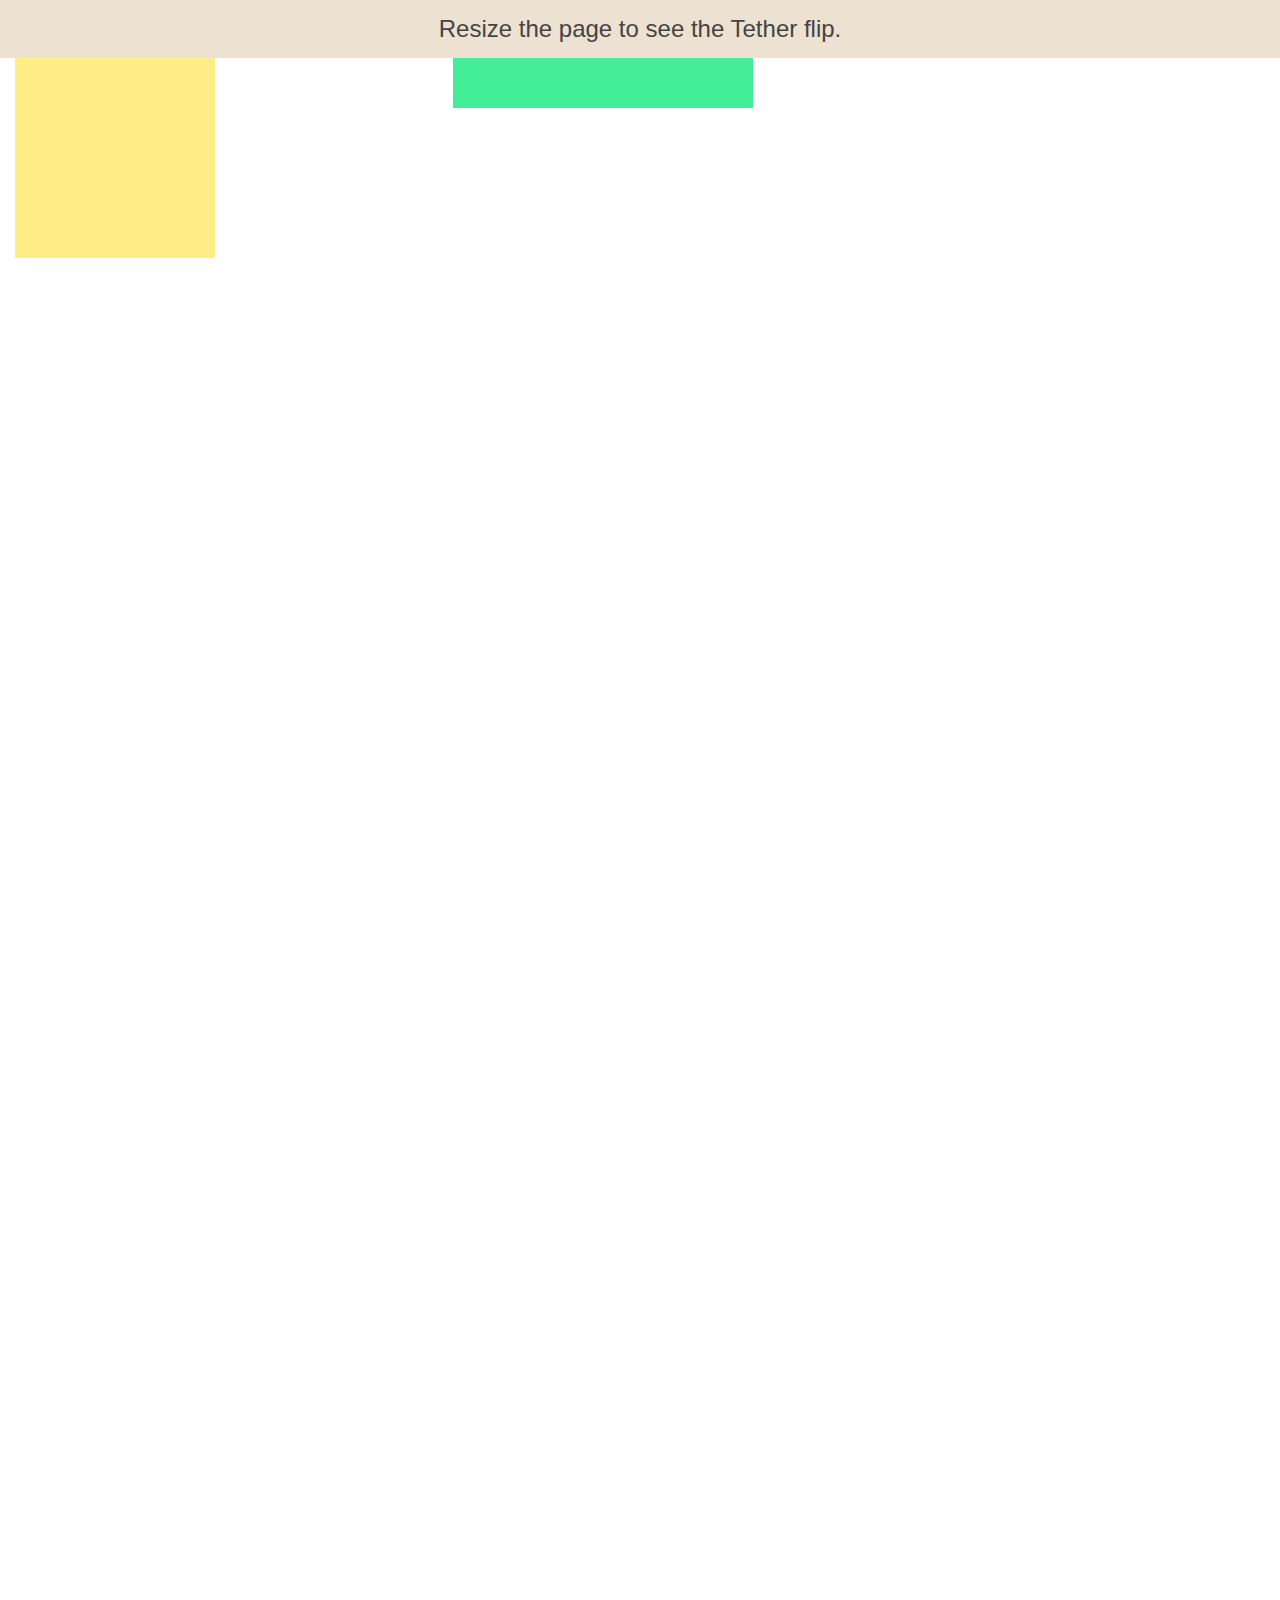
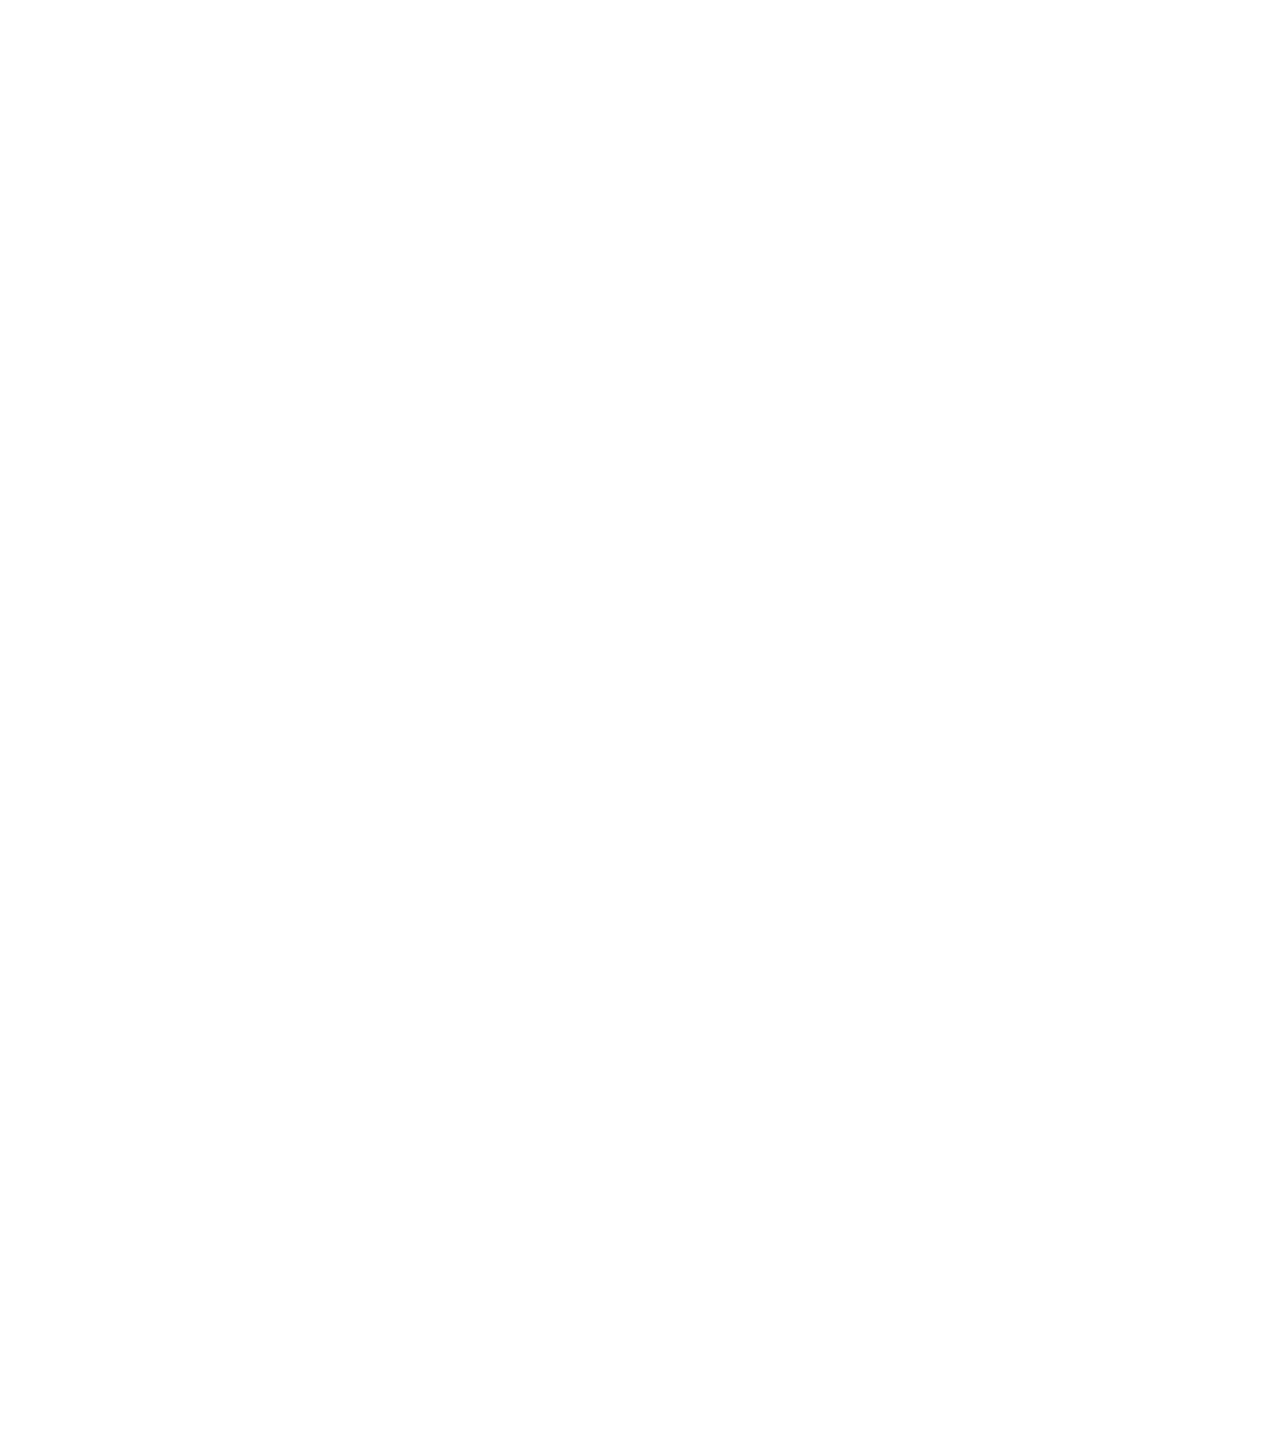
<file: public_html/tether-1.3.3/examples/simple/index.html>
<!DOCTYPE html>
<html>
    <head>
        <meta charset="utf-8">
        <meta http-equiv="X-UA-Compatible" content="chrome=1">
        <meta name="viewport" content="width=device-width, initial-scale=1, user-scalable=no">
        <link rel="stylesheet" href="../resources/css/base.css" />
        <link rel="stylesheet" href="../common/css/style.css" />
    </head>
    <body>
        <div class="instructions">Resize the page to see the Tether flip.</div>

        <div class="element"></div>
        <div class="target"></div>

        <script src="//github.hubspot.com/tether/dist/js/tether.js"></script>
        <script>
            new Tether({
                element: '.element',
                target: '.target',
                attachment: 'top left',
                targetAttachment: 'top right',
                constraints: [{
                    to: 'window',
                    attachment: 'together'
                }]
            });
        </script>
    </body>
</html>
</file>
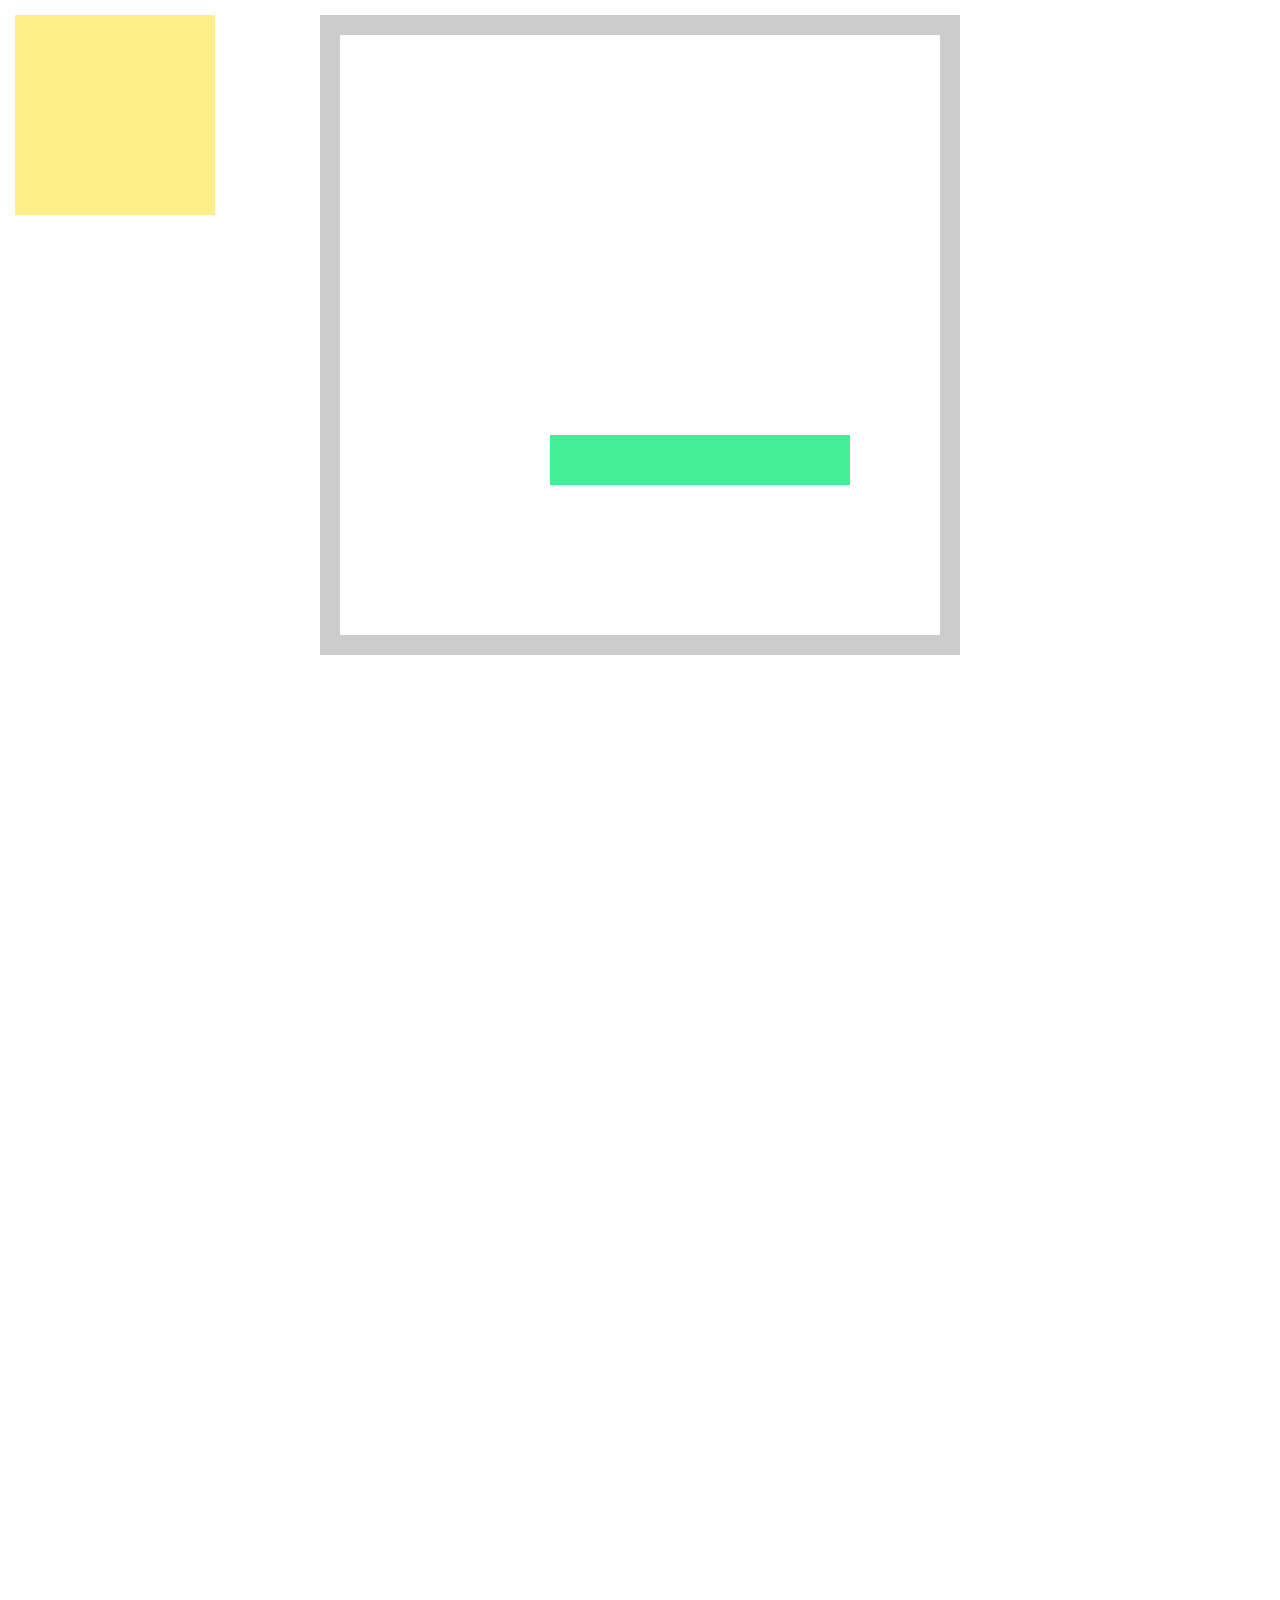
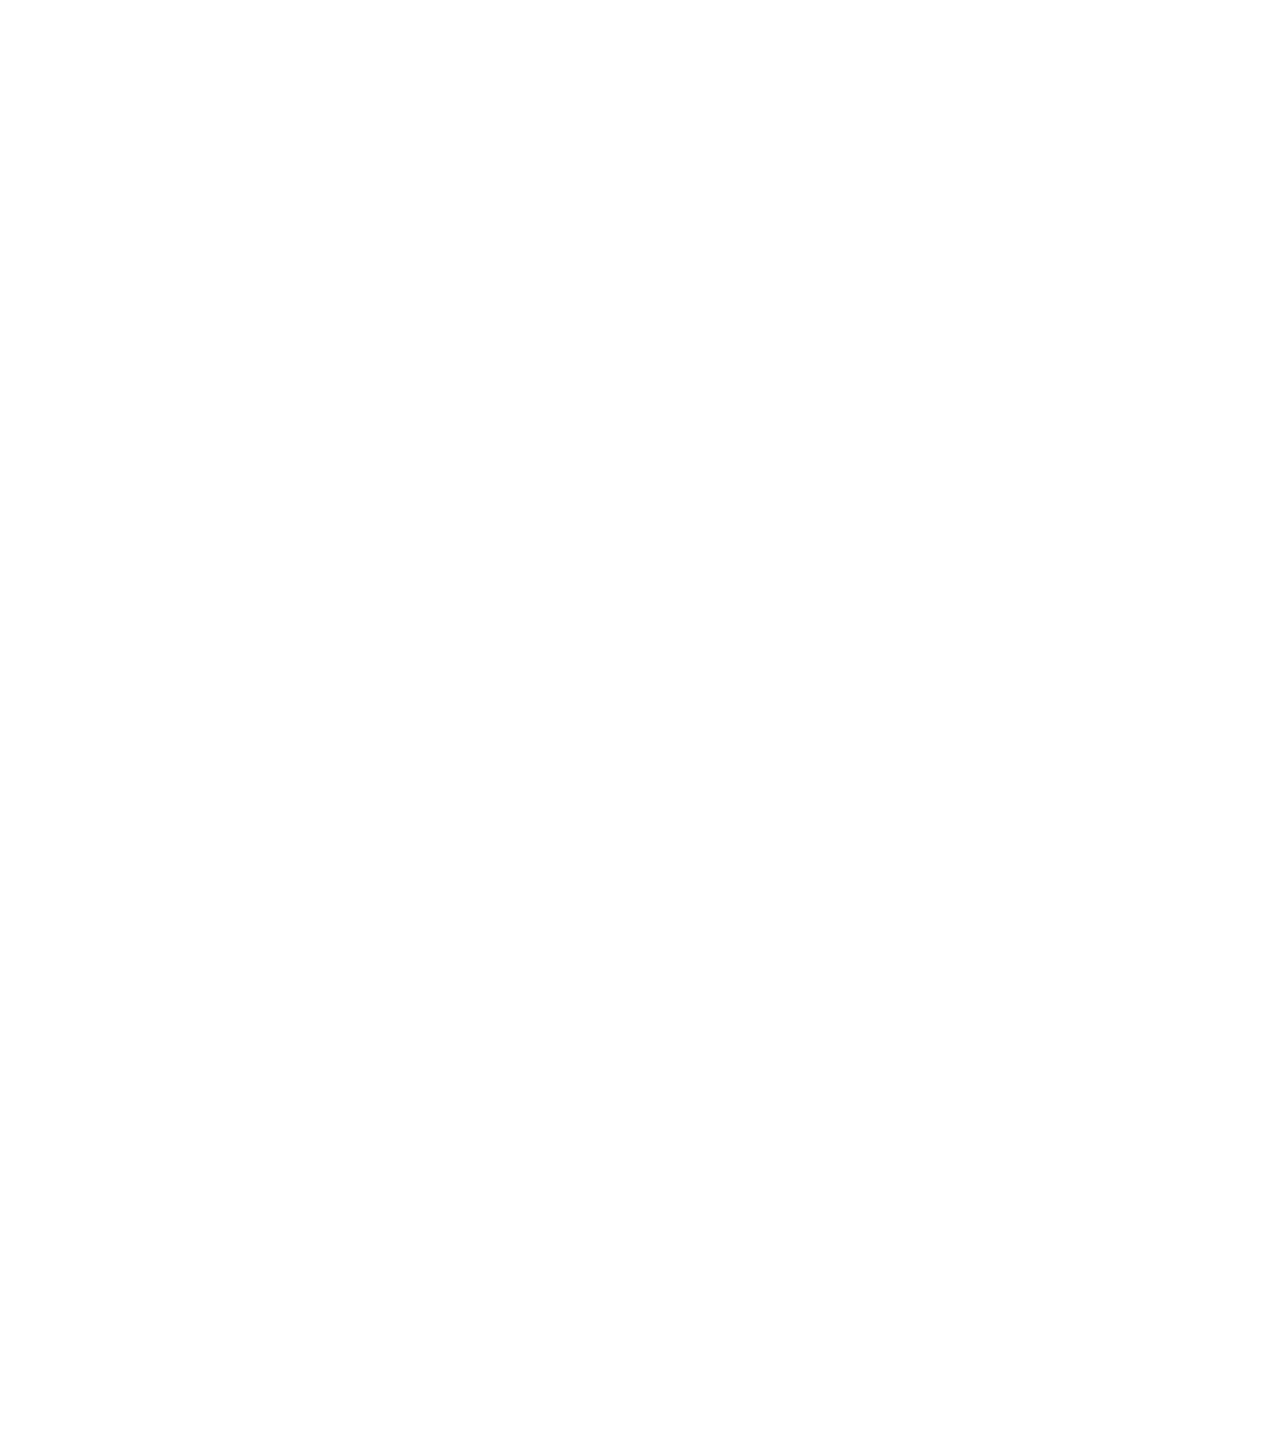
<file: public_html/tether-1.3.3/examples/testbed/index.html>
<!DOCTYPE html>
<html>
    <head>
        <meta charset="utf-8">
        <meta http-equiv="X-UA-Compatible" content="chrome=1">
        <meta name="viewport" content="width=device-width, initial-scale=1, user-scalable=no">
        <link rel="stylesheet" href="../resources/css/base.css" />
        <link rel="stylesheet" href="../common/css/style.css" />
    </head>
    <body>

        <div class="element">
        </div>

        <div class="container">
            <div class="pad"></div>
            <div class="target"></div>
            <div class="pad"></div>
            <div class="pad"></div>
        </div>

        <script src="//github.hubspot.com/tether/dist/js/tether.js"></script>
        <script>
            new Tether({
                element: '.element',
                target: '.target',
                attachment: 'top center',
                targetAttachment: 'bottom center',
                constraints: [{
                  to: 'scrollParent',
                  attachment: 'together'
                }]
            });
        </script>
    </body>
  </html>
</file>
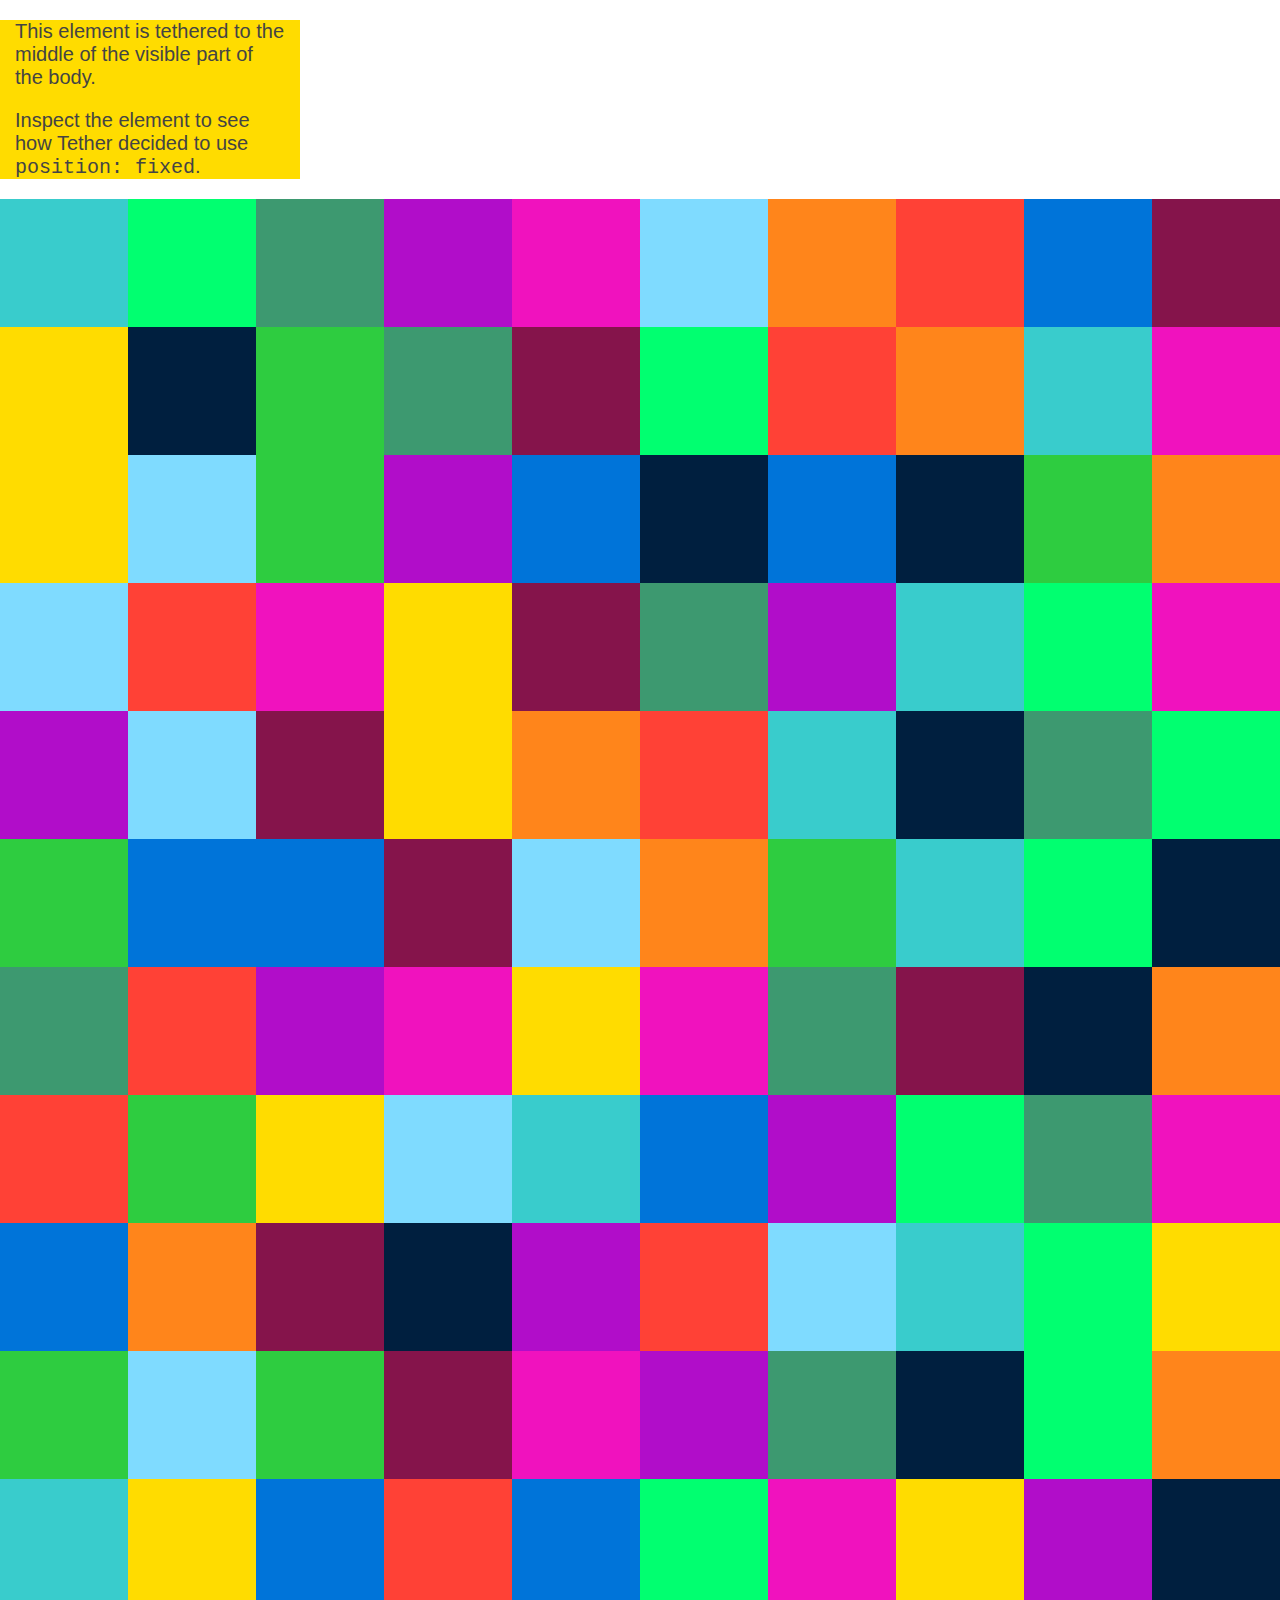
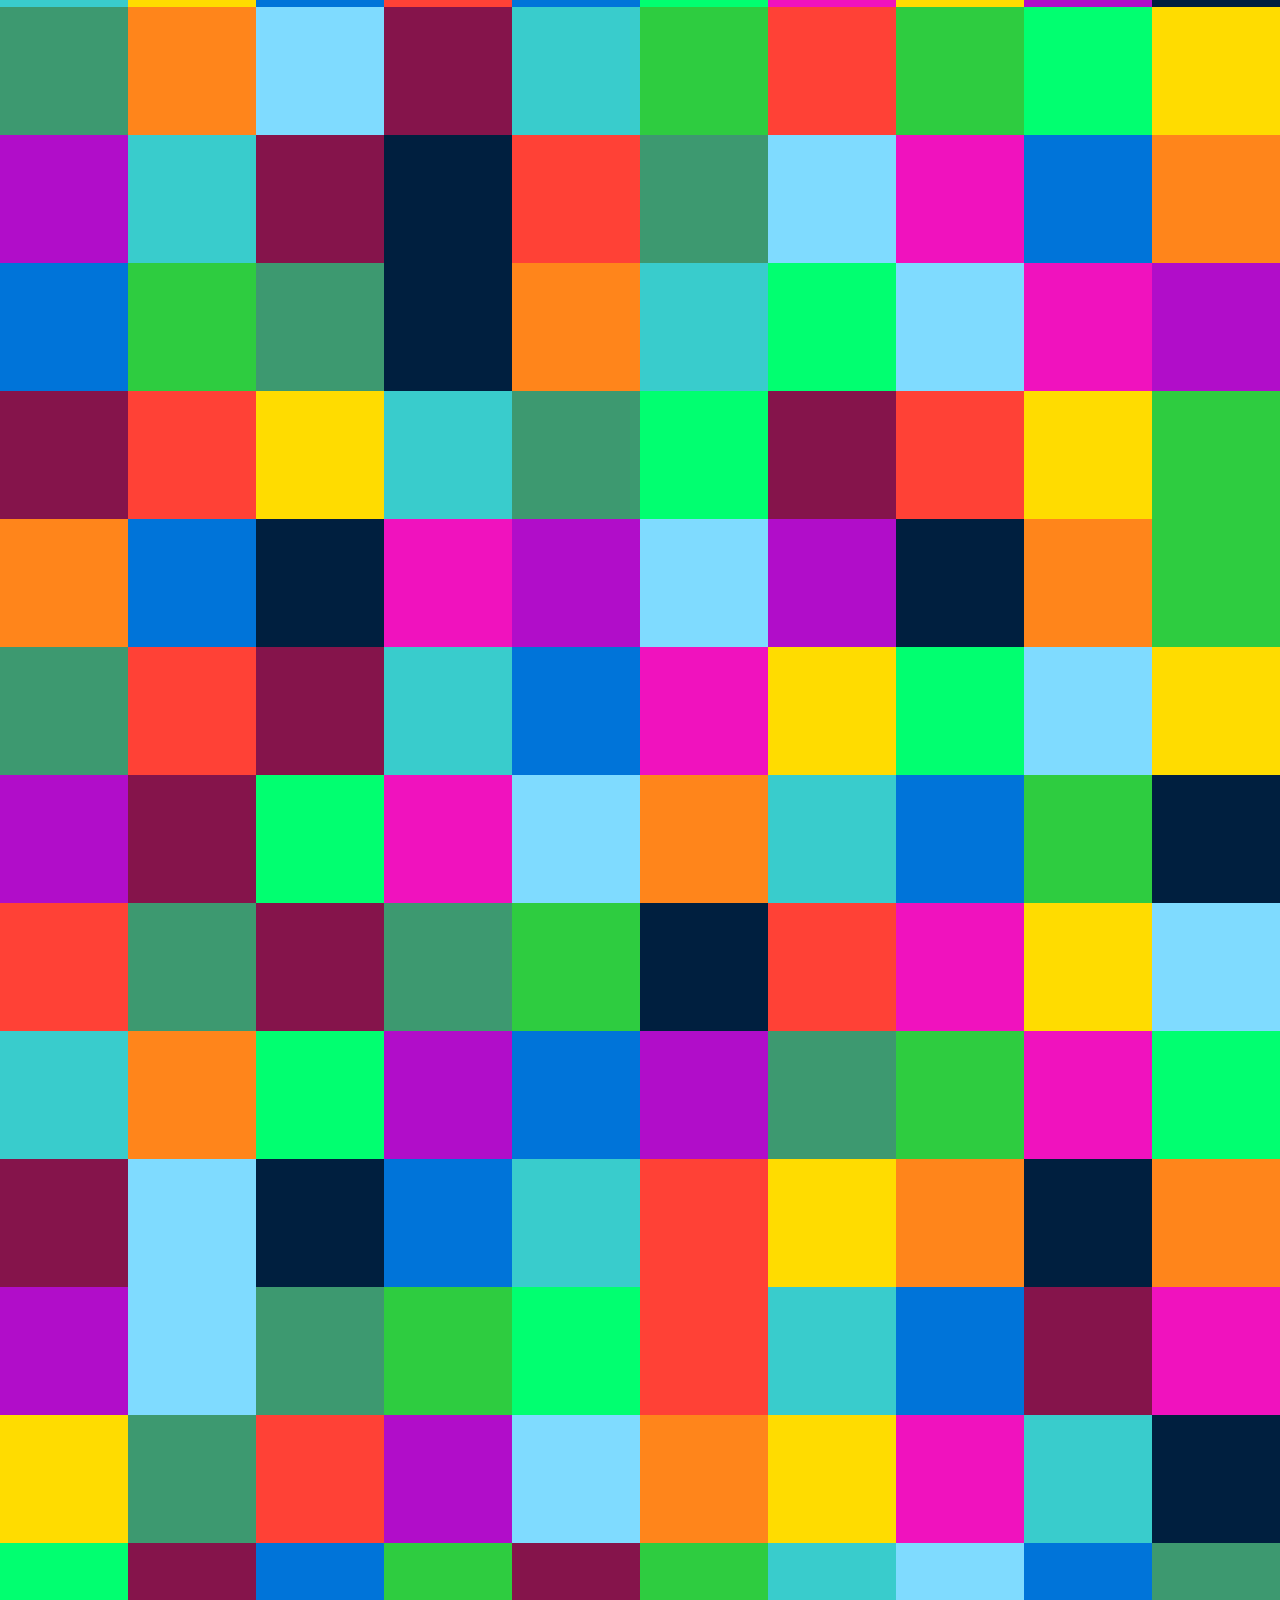
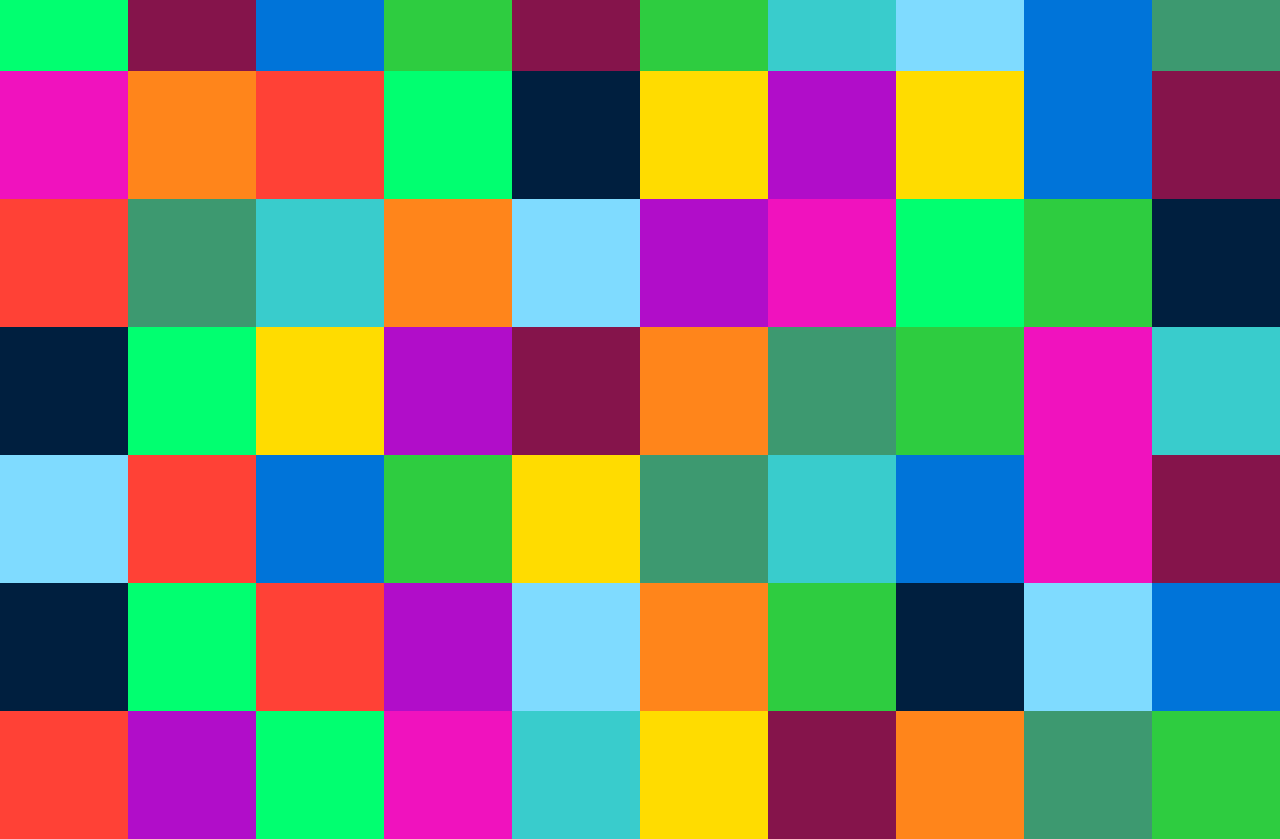
<file: public_html/tether-1.3.3/examples/viewport/index.html>
<!DOCTYPE html>
<html>
  <head>
    <link rel="stylesheet" href="../resources/css/base.css" />
    <link rel="stylesheet" href="./colors.css" />
    <style>
      * {
        box-sizing: border-box;
      }

      .element {
        background-color: #FFDC00;
        width: 80%;
        max-width: 300px;
        padding: 0 15px;
        font-size: 20px;
        box-shadow: 0 0 0 2px rgba(255, 255, 255, 0.3);
      }

      @media (max-width: 380px) {
        .element {
          font-size: 16px;
        }
      }

      .bit {
        width: 10vw;
        height: 10vw;
        float: left;
      }
    </style>
  </head>
  <body>
    <div class="element">
      <p>This element is tethered to the middle of the visible part of the body.</p>

      <p>Inspect the element to see how Tether decided
      to use <code>position: fixed</code>.</p>
    </div>

    <script src="//github.hubspot.com/tether/dist/js/tether.js"></script>
    <script>
      new Tether({
        element: '.element',
        target: document.body,
        attachment: 'middle center',
        targetAttachment: 'middle center',
        targetModifier: 'visible'
      });
    </script>

    <script>
      // Random colors bit, don't mind this
      colors = ['navy', 'blue', 'aqua', 'teal', 'olive', 'green', 'lime',
        'yellow', 'orange', 'red', 'fuchsia', 'purple', 'maroon'];

      curColors = null;
      for(var i=300; i--;){
        if (!curColors || !curColors.length)
          curColors = colors.slice(0);

        var bit = document.createElement('div')
        var index = (Math.random() * curColors.length)|0;
        bit.className = 'bit bg-' + curColors[index]
        curColors.splice(index, 1);
        document.body.appendChild(bit);
      }
    </script>
  </body>
</html>
</file>
<file: public_html/tether-1.3.3/examples/resources/css/base.css>
body {
    font-family: "Helvetica Neue", sans-serif;
    color: #444;
    margin: 0px;
}

a {
    cursor: pointer;
    color: blue;
}
</file>
<file: public_html/tether-1.3.3/examples/common/css/style.css>
body {
    min-height: 3000px;
}
.element {
    width: 200px;
    height: 200px;
    background-color: #fe8;
    position: absolute;
    z-index: 6;
}

.target {
    width: 300px;
    height: 50px;
    margin: 0 35%;
    background-color: #4e9;
}

.container {
    height: 600px;
    overflow: scroll;
    width: 600px;
    border: 20px solid #CCC;
    margin-top: 100px;
}

body {
    padding: 15px;
}

body > .container {
    margin: 0 auto;
}

.pad {
    height: 400px;
    width: 100px;
}

.instructions {
    width: 100%;
    text-align: center;
    font-size: 24px;
    padding: 15px;
    background-color: rgba(210, 180, 140, 0.4);
    margin: -15px -15px 0 -15px;
}
</file>
<file: public_html/tether-1.3.3/examples/viewport/colors.css>
@charset "UTF-8";
/****

   colors.css v1.0 For a friendlier looking web
   MIT License • http://clrs.cc • http://github.com/mrmrs/colors

   Author: mrmrs
           http://mrmrs.cc
           @mrmrs_

****/
/*

   SKINS
   • Backgrounds
   • Colors

*/
/* Backgrounds */
.bg-navy {
  background-color: #001f3f; }

.bg-blue {
  background-color: #0074d9; }

.bg-aqua {
  background-color: #7fdbff; }

.bg-teal {
  background-color: #39cccc; }

.bg-olive {
  background-color: #3d9970; }

.bg-green {
  background-color: #2ecc40; }

.bg-lime {
  background-color: #01ff70; }

.bg-yellow {
  background-color: #ffdc00; }

.bg-orange {
  background-color: #ff851b; }

.bg-red {
  background-color: #ff4136; }

.bg-fuchsia {
  background-color: #f012be; }

.bg-purple {
  background-color: #b10dc9; }

.bg-maroon {
  background-color: #85144b; }

.bg-white {
  background-color: white; }

.bg-gray {
  background-color: #aaaaaa; }

.bg-silver {
  background-color: #dddddd; }

.bg-black {
  background-color: #111111; }

/* Colors */
.navy {
  color: #001f3f; }

.blue {
  color: #0074d9; }

.aqua {
  color: #7fdbff; }

.teal {
  color: #39cccc; }

.olive {
  color: #3d9970; }

.green {
  color: #2ecc40; }

.lime {
  color: #01ff70; }

.yellow {
  color: #ffdc00; }

.orange {
  color: #ff851b; }

.red {
  color: #ff4136; }

.fuchsia {
  color: #f012be; }

.purple {
  color: #b10dc9; }

.maroon {
  color: #85144b; }

.white {
  color: white; }

.silver {
  color: #dddddd; }

.gray {
  color: #aaaaaa; }

.black {
  color: #111111; }

/* PRETTIER LINKS */
a {
  text-decoration: none;
  -webkit-transition: color .3s ease-in-out;
  transition: color .3s ease-in-out; }

a:link {
  color: #0074d9;
  -webkit-transition: color .3s ease-in-out;
  transition: color .3s ease-in-out; }

a:visited {
  color: #b10dc9; }

a:hover {
  color: #7fdbff;
  -webkit-transition: color .3s ease-in-out;
  transition: color .3s ease-in-out; }

a:active {
  color: #ff851b;
  -webkit-transition: color .3s ease-in-out;
  transition: color .3s ease-in-out; }
</file>
